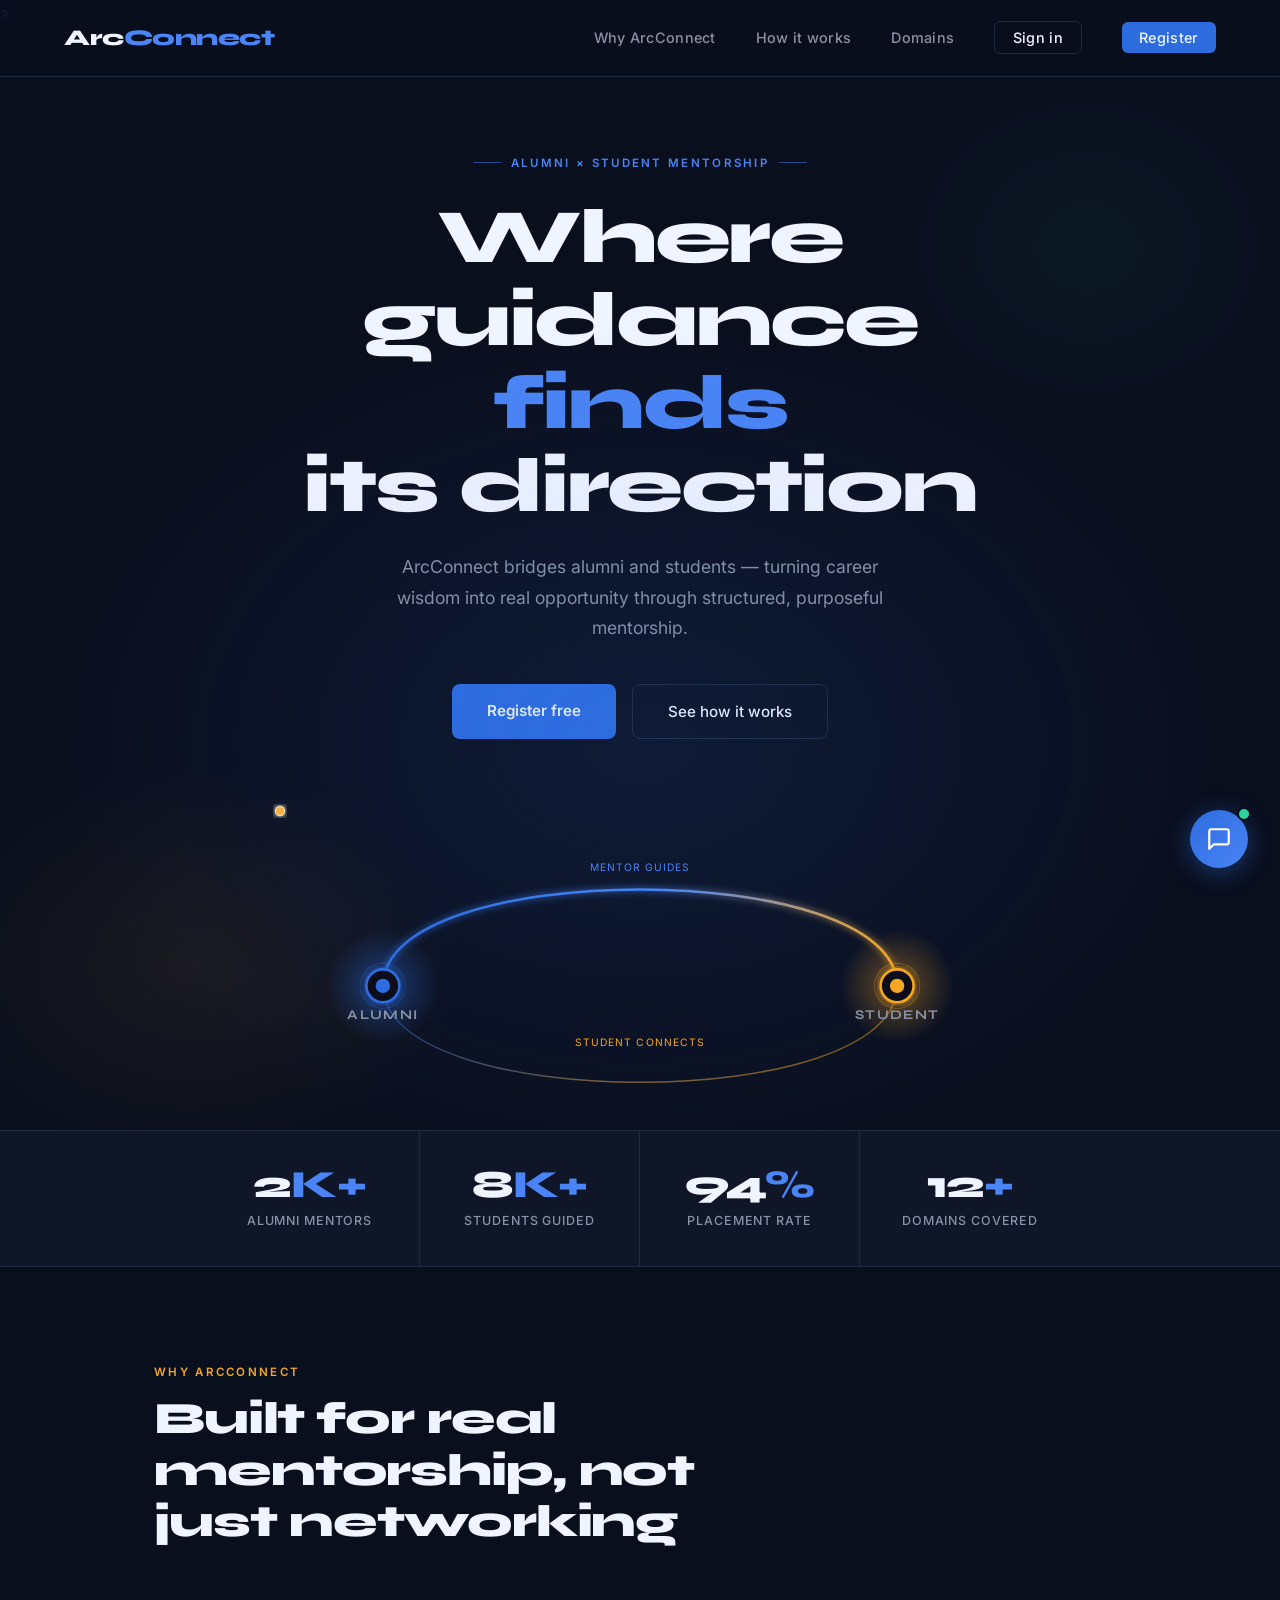
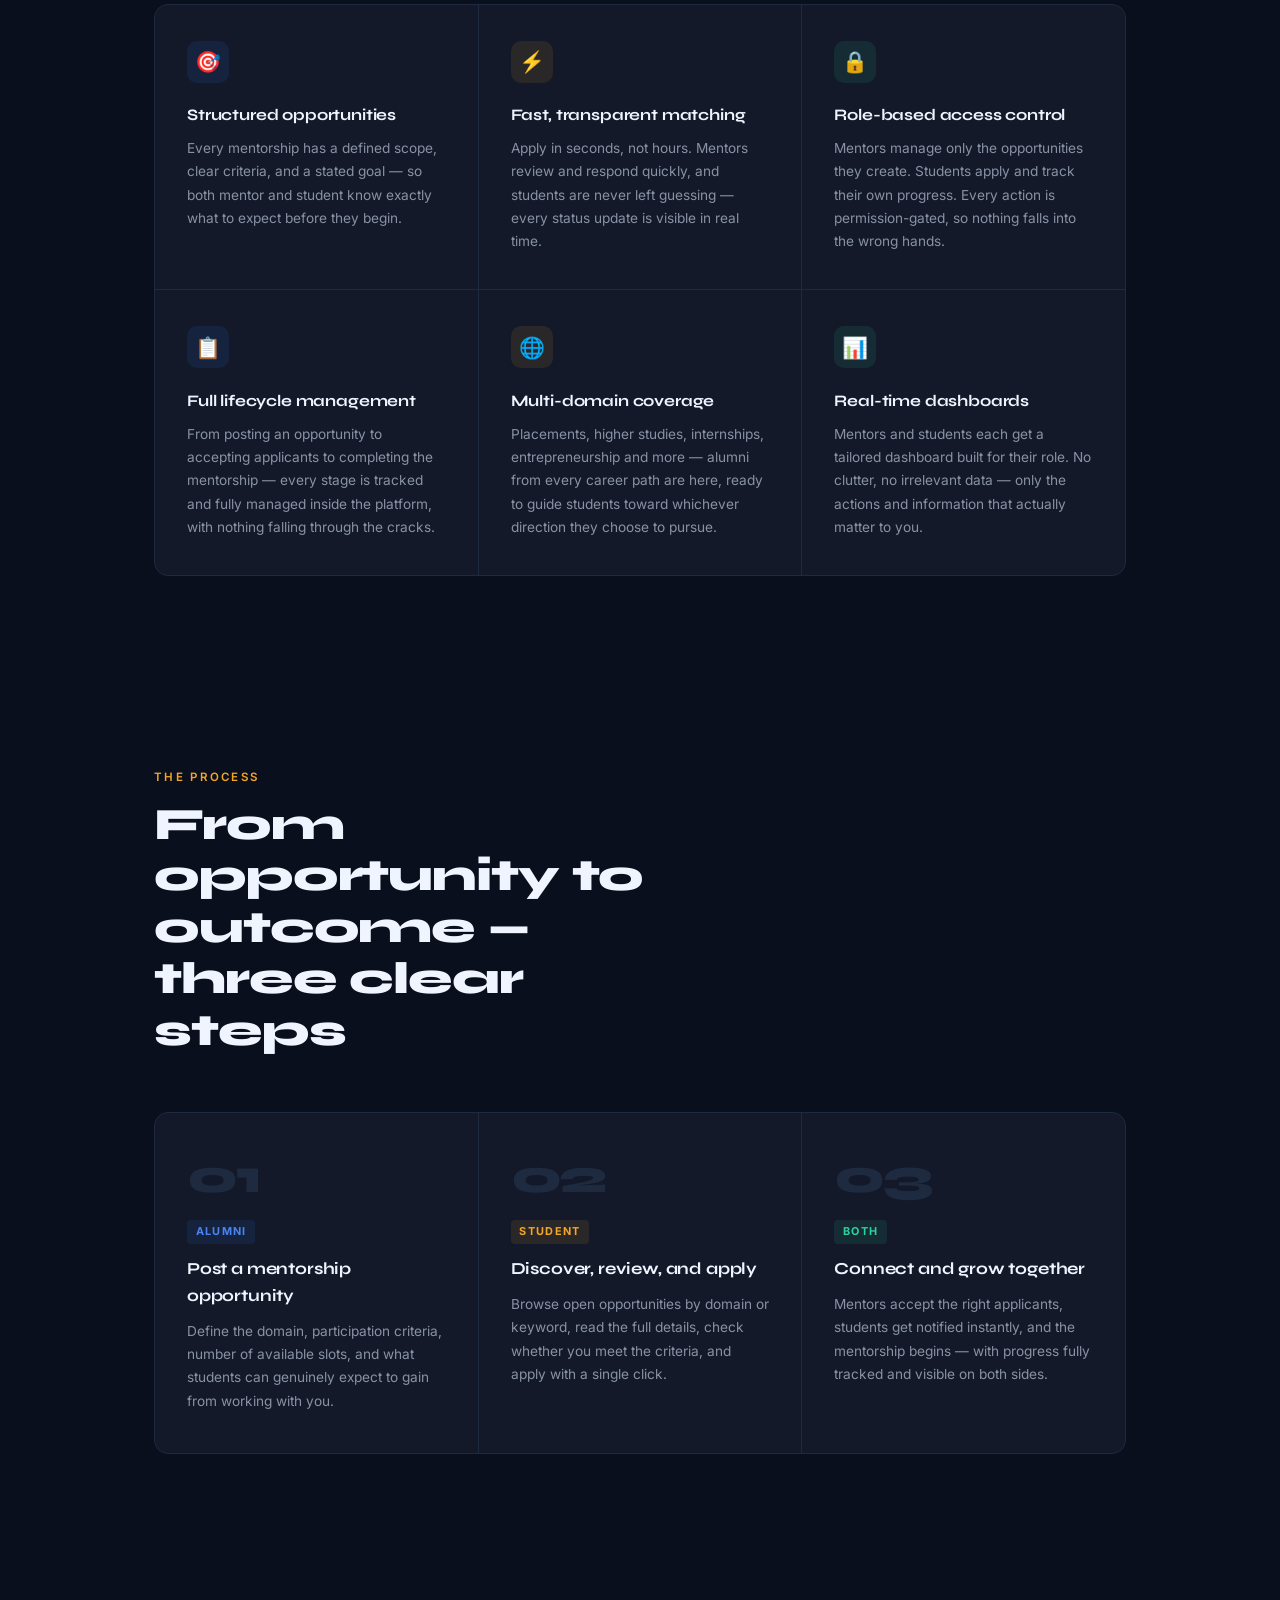
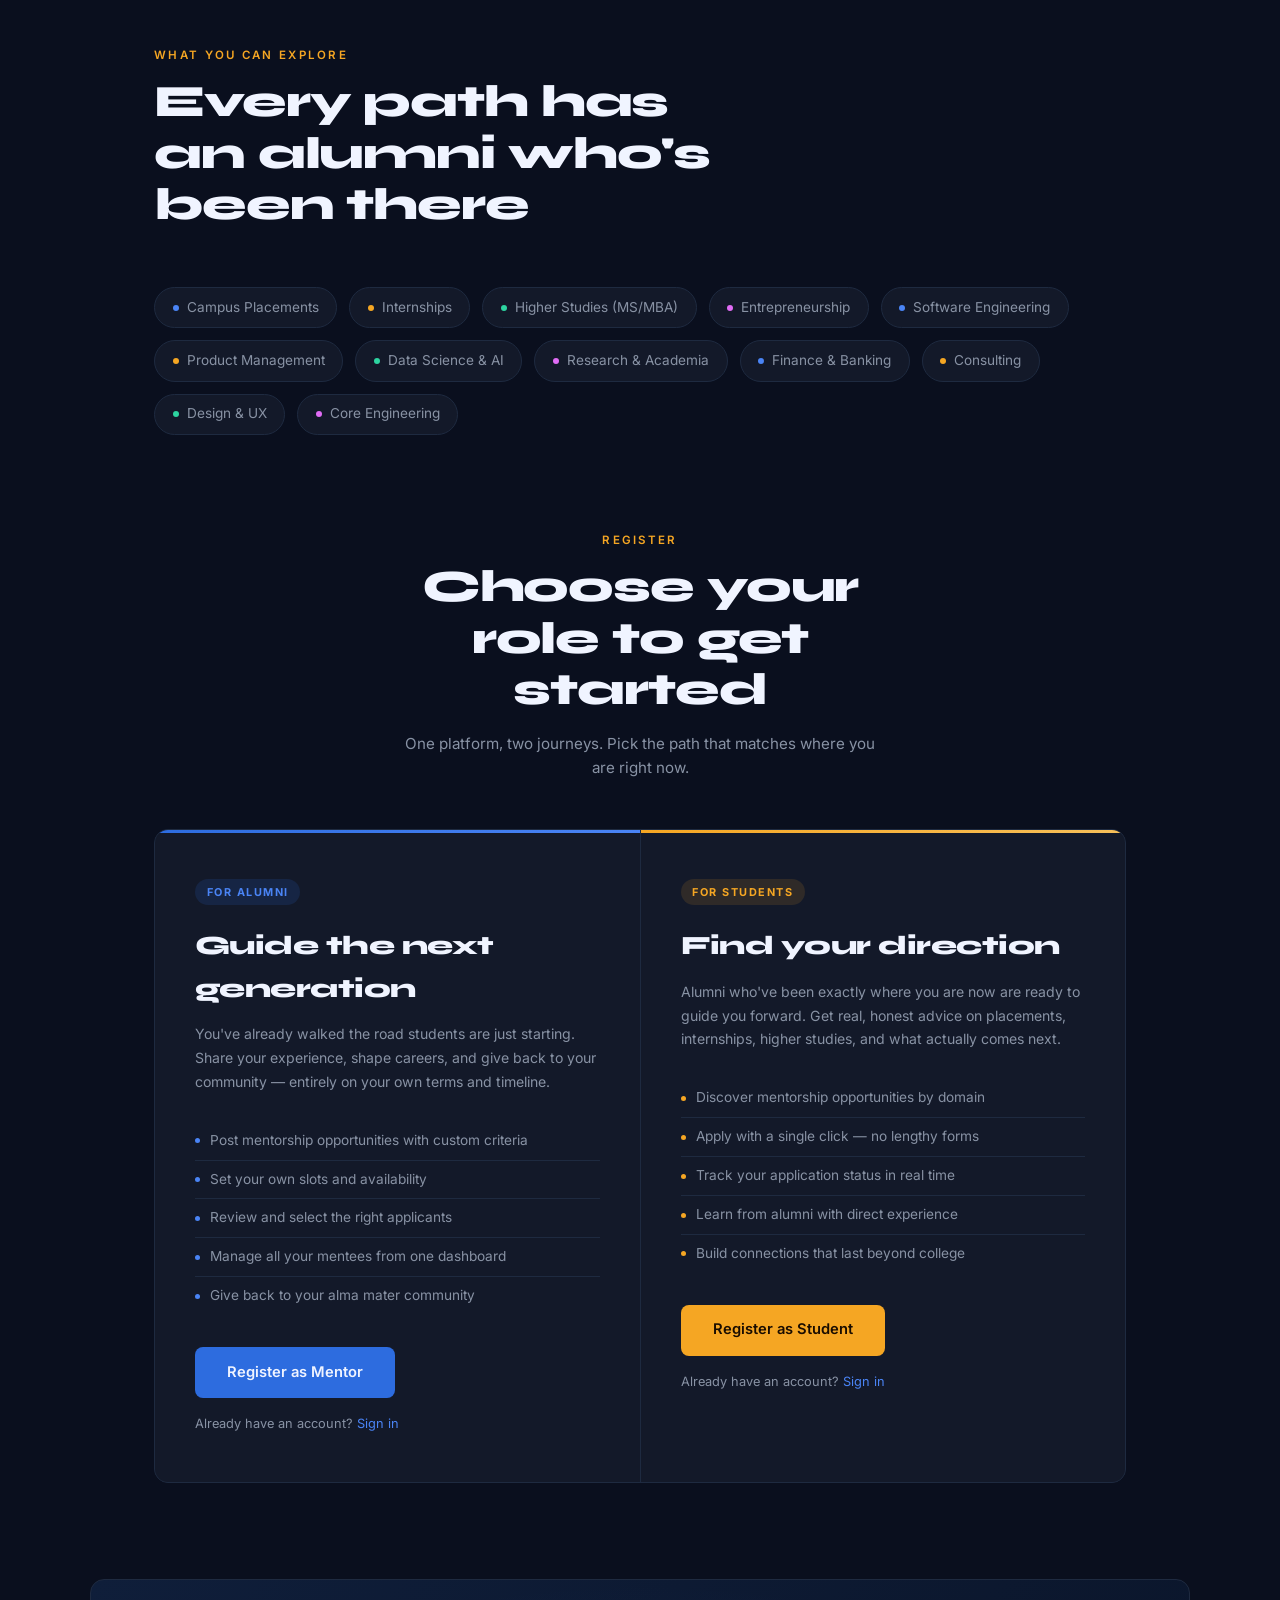
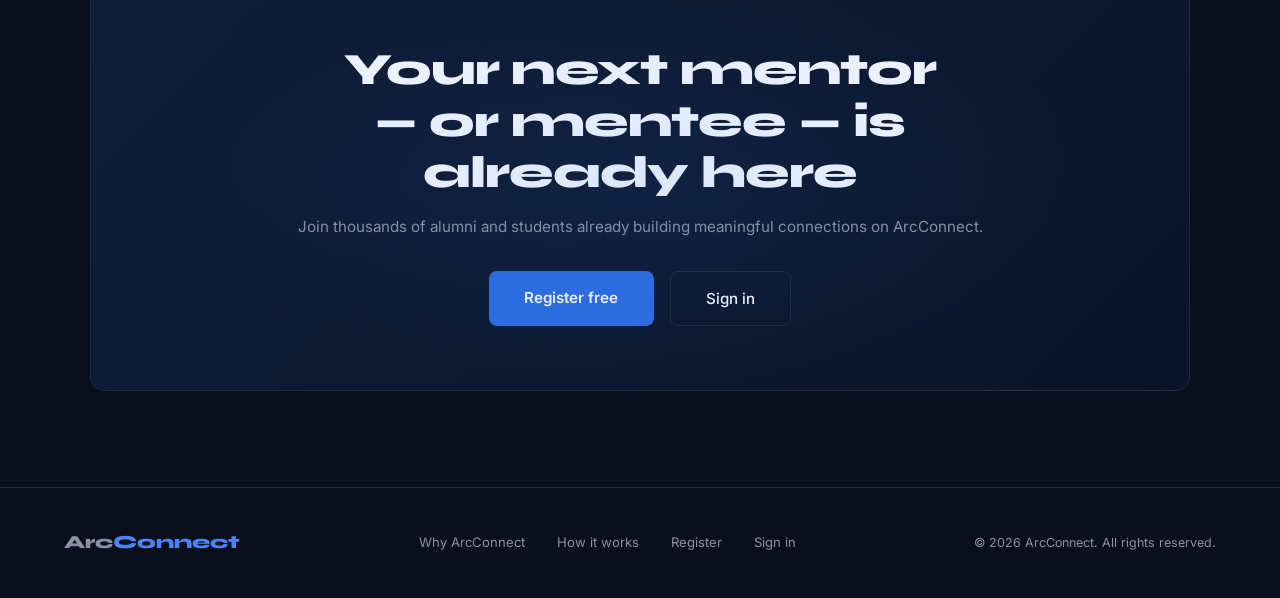
<file: public/index.html>
<!DOCTYPE html>
<html lang="en">
<head>
  <meta charset="UTF-8" />
  <meta name="viewport" content="width=device-width, initial-scale=1.0"/>
  <title>ArcConnect — Mentorship Platform</title>
  <link rel="preconnect" href="https://fonts.googleapis.com"/>
  <link href="https://fonts.googleapis.com/css2?family=Syne:wght@400;600;700;800&family=Inter:wght@300;400;500;600&display=swap" rel="stylesheet"/>
  <link rel="stylesheet" href="css/style.css"/>
</head>
<body>

  <!-- ── NAV ── -->
  <nav>
    <a href="#" class="logo">Arc<span>Connect</span></a>
    <ul>
      <li><a href="#why">Why ArcConnect</a></li>
      <li><a href="#how">How it works</a></li>
      <li><a href="#domains">Domains</a></li>
      <li><a href="login.html" class="nav-signin">Sign in</a></li>
      <li><a href="signup.html" class="nav-register">Register </a></li>
    </ul>
  </nav>

>  <!-- ── HERO ── -->
  <section class="hero">
    <div class="hero-bg"></div>

    <!-- Floating particles -->
    <div class="particle" style="width:4px;height:4px;left:28%;top:58%;animation-delay:0s;animation-duration:6s;"></div>
    <div class="particle" style="width:3px;height:3px;left:67%;top:52%;animation-delay:1.8s;animation-duration:8s;"></div>
    <div class="particle" style="width:5px;height:5px;left:50%;top:72%;animation-delay:3.2s;animation-duration:5.5s;"></div>
    <div class="particle" style="width:3px;height:3px;left:38%;top:63%;animation-delay:0.6s;animation-duration:9s;"></div>
    <div class="particle" style="width:4px;height:4px;left:72%;top:68%;animation-delay:2.4s;animation-duration:7s;background:#F5A623;"></div>

    <p class="eyebrow">Alumni × Student Mentorship</p>
    <h1>Where guidance <em>finds</em><br/>its direction</h1>
    <p class="hero-sub">ArcConnect bridges alumni and students — turning career wisdom into real opportunity through structured, purposeful mentorship.</p>

    <div class="hero-actions">
      <a href="#register" class="btn-primary">Register free</a>
      <a href="#how" class="btn-secondary">See how it works</a>
    </div>

    <!-- Signature: Bidirectional Arc -->
    <div class="arc-wrapper">
      <svg id="arc-svg" viewBox="0 0 700 240" xmlns="http://www.w3.org/2000/svg"
           aria-label="Bidirectional connection arc between Alumni and Student">
        <defs>
          <linearGradient id="arcGradFwd" x1="0%" y1="0%" x2="100%" y2="0%">
            <stop offset="0%"   stop-color="#2D6CDF"/>
            <stop offset="55%"  stop-color="#4A84F5"/>
            <stop offset="100%" stop-color="#F5A623"/>
          </linearGradient>
          <linearGradient id="arcGradRev" x1="100%" y1="0%" x2="0%" y2="0%">
            <stop offset="0%"   stop-color="#F5A623"/>
            <stop offset="55%"  stop-color="#f7c05a"/>
            <stop offset="100%" stop-color="#2D6CDF"/>
          </linearGradient>
          <radialGradient id="glow1" cx="50%" cy="50%" r="50%">
            <stop offset="0%"   stop-color="#2D6CDF" stop-opacity="0.45"/>
            <stop offset="100%" stop-color="#2D6CDF" stop-opacity="0"/>
          </radialGradient>
          <radialGradient id="glow2" cx="50%" cy="50%" r="50%">
            <stop offset="0%"   stop-color="#F5A623" stop-opacity="0.4"/>
            <stop offset="100%" stop-color="#F5A623" stop-opacity="0"/>
          </radialGradient>
          <filter id="glow">
            <feGaussianBlur stdDeviation="3.5" result="b"/>
            <feMerge><feMergeNode in="b"/><feMergeNode in="SourceGraphic"/></feMerge>
          </filter>
        </defs>

        <!-- Glow halos -->
        <circle cx="100" cy="170" r="55" fill="url(#glow1)"/>
        <circle cx="600" cy="170" r="55" fill="url(#glow2)"/>

        <!-- Pulse rings -->
        <circle class="node-ring node-ring-left"  cx="100" cy="170" r="22"/>
        <circle class="node-ring node-ring-right" cx="600" cy="170" r="22"/>

        <!-- Forward arc: Alumni → Student -->
        <path class="arc-path-fwd" d="M100,170 C100,45 600,45 600,170" filter="url(#glow)"/>
        <!-- Reverse arc: Student → Alumni -->
        <path class="arc-path-rev" d="M600,170 C600,295 100,295 100,170"/>

        <!-- Hidden paths for dot motion -->
        <path id="fwdPath" d="M100,170 C100,45 600,45 600,170"   fill="none" stroke="none"/>
        <path id="revPath" d="M600,170 C600,295 100,295 100,170" fill="none" stroke="none"/>

        <!-- Travelling dot: Alumni → Student -->
        <circle r="5" fill="#ffffff" opacity="0.95" filter="url(#glow)">
          <animateMotion dur="2.4s" repeatCount="indefinite" begin="2.2s">
            <mpath href="#fwdPath"/>
          </animateMotion>
        </circle>
        <!-- Travelling dot: Student → Alumni -->
        <circle r="4" fill="#F5A623" opacity="0.85" filter="url(#glow)">
          <animateMotion dur="2.4s" repeatCount="indefinite" begin="3.4s">
            <mpath href="#revPath"/>
          </animateMotion>
        </circle>

        <!-- Left node: Alumni -->
        <circle cx="100" cy="170" r="16" fill="#0A0F1E" stroke="#2D6CDF" stroke-width="2.5" filter="url(#glow)"/>
        <circle cx="100" cy="170" r="7"  fill="#2D6CDF"/>
        <text class="node-label" x="100" y="202" text-anchor="middle">Alumni</text>

        <!-- Right node: Student -->
        <circle cx="600" cy="170" r="16" fill="#0A0F1E" stroke="#F5A623" stroke-width="2.5" filter="url(#glow)"/>
        <circle cx="600" cy="170" r="7"  fill="#F5A623"/>
        <text class="node-label" x="600" y="202" text-anchor="middle">Student</text>

        <!-- Direction labels -->
        <text x="350" y="58"  text-anchor="middle" font-family="Inter" font-size="10" fill="#4A84F5" letter-spacing="0.1em">MENTOR GUIDES</text>
        <text x="350" y="228" text-anchor="middle" font-family="Inter" font-size="10" fill="#F5A623" letter-spacing="0.1em">STUDENT CONNECTS</text>
      </svg>
    </div>
  </section>

  <!-- ── STATS bluff ── -->
  <div class="stats">
    <div class="stat-item">
      <div class="stat-number">2<span>K+</span></div>
      <div class="stat-label">Alumni Mentors</div>
    </div>
    <div class="stat-item">
      <div class="stat-number">8<span>K+</span></div>
      <div class="stat-label">Students Guided</div>
    </div>
    <div class="stat-item">
      <div class="stat-number">94<span>%</span></div>
      <div class="stat-label">Placement Rate</div>
    </div>
    <div class="stat-item">
      <div class="stat-number">12<span>+</span></div>
      <div class="stat-label">Domains Covered</div>
    </div>
  </div>

  <!-- ── WHY ARCCONNECT ── -->
  <section class="section" id="why">
    <p class="section-label">Why ArcConnect</p>
    <h2>Built for real mentorship, not just networking</h2>
    <div class="why-grid">
      <div class="why-card">
        <div class="why-icon" style="background:rgba(45,108,223,0.12);">🎯</div>
        <h3>Structured opportunities</h3>
        <p>Every mentorship has a defined scope, clear criteria, and a stated goal — so both mentor and student know exactly what to expect before they begin.</p>
      </div>
      <div class="why-card">
        <div class="why-icon" style="background:rgba(245,166,35,0.1);">⚡</div>
        <h3>Fast, transparent matching</h3>
        <p>Apply in seconds, not hours. Mentors review and respond quickly, and students are never left guessing — every status update is visible in real time.</p>
      </div>
      <div class="why-card">
        <div class="why-icon" style="background:rgba(45,212,160,0.1);">🔒</div>
        <h3>Role-based access control</h3>
        <p>Mentors manage only the opportunities they create. Students apply and track their own progress. Every action is permission-gated, so nothing falls into the wrong hands.</p>
      </div>
      <div class="why-card">
        <div class="why-icon" style="background:rgba(45,108,223,0.12);">📋</div>
        <h3>Full lifecycle management</h3>
        <p>From posting an opportunity to accepting applicants to completing the mentorship — every stage is tracked and fully managed inside the platform, with nothing falling through the cracks.</p>
      </div>
      <div class="why-card">
        <div class="why-icon" style="background:rgba(245,166,35,0.1);">🌐</div>
        <h3>Multi-domain coverage</h3>
        <p>Placements, higher studies, internships, entrepreneurship and more — alumni from every career path are here, ready to guide students toward whichever direction they choose to pursue.</p>
      </div>
      <div class="why-card">
        <div class="why-icon" style="background:rgba(45,212,160,0.1);">📊</div>
        <h3>Real-time dashboards</h3>
        <p>Mentors and students each get a tailored dashboard built for their role. No clutter, no irrelevant data — only the actions and information that actually matter to you.</p>
      </div>
    </div>
  </section>

  <!-- ── HOW IT WORKS ── -->
  <section class="section" id="how">
    <p class="section-label">The process</p>
    <h2>From opportunity to outcome — three clear steps</h2>
    <div class="steps-grid">
      <div class="step">
        <div class="step-num">01</div>
        <span class="step-role mentor">Alumni</span>
        <h3>Post a mentorship opportunity</h3>
        <p>Define the domain, participation criteria, number of available slots, and what students can genuinely expect to gain from working with you.</p>
      </div>
      <div class="step">
        <div class="step-num">02</div>
        <span class="step-role student">Student</span>
        <h3>Discover, review, and apply</h3>
        <p>Browse open opportunities by domain or keyword, read the full details, check whether you meet the criteria, and apply with a single click.</p>
      </div>
      <div class="step">
        <div class="step-num">03</div>
        <span class="step-role both">Both</span>
        <h3>Connect and grow together</h3>
        <p>Mentors accept the right applicants, students get notified instantly, and the mentorship begins — with progress fully tracked and visible on both sides.</p>
      </div>
    </div>
  </section>

  <!-- ── DOMAINS ── -->
  <section class="section" id="domains">
    <p class="section-label">What you can explore</p>
    <h2>Every path has an alumni who's been there</h2>
    <div class="domains-wrap">
      <div class="domain-pill"><span class="dot" style="background:#4A84F5"></span> Campus Placements</div>
      <div class="domain-pill"><span class="dot" style="background:#F5A623"></span> Internships</div>
      <div class="domain-pill"><span class="dot" style="background:#2DD4A0"></span> Higher Studies (MS/MBA)</div>
      <div class="domain-pill"><span class="dot" style="background:#e06cf5"></span> Entrepreneurship</div>
      <div class="domain-pill"><span class="dot" style="background:#4A84F5"></span> Software Engineering</div>
      <div class="domain-pill"><span class="dot" style="background:#F5A623"></span> Product Management</div>
      <div class="domain-pill"><span class="dot" style="background:#2DD4A0"></span> Data Science & AI</div>
      <div class="domain-pill"><span class="dot" style="background:#e06cf5"></span> Research & Academia</div>
      <div class="domain-pill"><span class="dot" style="background:#4A84F5"></span> Finance & Banking</div>
      <div class="domain-pill"><span class="dot" style="background:#F5A623"></span> Consulting</div>
      <div class="domain-pill"><span class="dot" style="background:#2DD4A0"></span> Design & UX</div>
      <div class="domain-pill"><span class="dot" style="background:#e06cf5"></span> Core Engineering</div>
    </div>
  </section>

  <!-- ── REGISTER ── -->
  <section class="register-section" id="register">
    <div class="register-header">
      <span class="section-label">Register</span>
      <h2>Choose your role to get started</h2>
      <p>One platform, two journeys. Pick the path that matches where you are right now.</p>
    </div>
    <div class="roles-grid">

      <div class="role-card mentor">
        <span class="role-badge">For Alumni</span>
        <h3>Guide the next generation</h3>
        <p>You've already walked the road students are just starting. Share your experience, shape careers, and give back to your community — entirely on your own terms and timeline.</p>
        <ul class="feature-list">
          <li><span class="feat-dot"></span> Post mentorship opportunities with custom criteria</li>
          <li><span class="feat-dot"></span> Set your own slots and availability</li>
          <li><span class="feat-dot"></span> Review and select the right applicants</li>
          <li><span class="feat-dot"></span> Manage all your mentees from one dashboard</li>
          <li><span class="feat-dot"></span> Give back to your alma mater community</li>
        </ul>
        <a href="signup.html?role=mentor" class="register-btn">Register as Mentor</a>
        <span class="already-have">Already have an account? <a href="login.html">Sign in</a></span>
      </div>

      <div class="role-card student">
        <span class="role-badge">For Students</span>
        <h3>Find your direction</h3>
        <p>Alumni who've been exactly where you are now are ready to guide you forward. Get real, honest advice on placements, internships, higher studies, and what actually comes next.</p>
        <ul class="feature-list">
          <li><span class="feat-dot"></span> Discover mentorship opportunities by domain</li>
          <li><span class="feat-dot"></span> Apply with a single click — no lengthy forms</li>
          <li><span class="feat-dot"></span> Track your application status in real time</li>
          <li><span class="feat-dot"></span> Learn from alumni with direct experience</li>
          <li><span class="feat-dot"></span> Build connections that last beyond college</li>
        </ul>
        <a href="signup.html?role=student" class="register-btn">Register as Student</a>
        <span class="already-have">Already have an account? <a href="login.html">Sign in</a></span>
      </div>

    </div>
  </section>

  <!-- ── CTA BANNER ── -->
  <div class="cta-banner">
    <h2>Your next mentor — or mentee — is already here</h2>
    <p>Join thousands of alumni and students already building meaningful connections on ArcConnect.</p>
    <div class="cta-actions">
      <a href="signup.html" class="btn-primary">Register free</a>
      <a href="login.html"  class="btn-secondary">Sign in</a>
    </div>
  </div>

  
  <footer>
    <a href="#" class="footer-logo">Arc<span>Connect</span></a>
    <div class="footer-links">
      <a href="#why">Why ArcConnect</a>
      <a href="#how">How it works</a>
      <a href="signup.html">Register</a>
      <a href="login.html">Sign in</a>
    </div>
    <p>© 2026 ArcConnect. All rights reserved.</p>
  </footer>

  <!-- ── AI ASSISTANT ── -->
  <div class="ai-bubble">
    <div class="ai-window" id="aiWindow">
      <div class="ai-header">
        <div class="ai-avatar">✦</div>
        <div class="ai-header-text">
          <strong>Arc Assistant</strong>
          <span>● Online</span>
        </div>
        <button class="ai-close" onclick="toggleChat()">✕</button>
      </div>

      <div class="ai-messages" id="aiMessages">
        <div class="ai-msg bot">Hi! I'm the Arc Assistant. Ask me anything about ArcConnect — how it works, who it's for, or how to get started. 👋</div>
      </div>

      <div class="ai-chips" id="aiChips">
        <button class="ai-chip" onclick="sendChip(this)">What is ArcConnect?</button>
        <button class="ai-chip" onclick="sendChip(this)">Who can join?</button>
        <button class="ai-chip" onclick="sendChip(this)">How do I apply for mentorship?</button>
        <button class="ai-chip" onclick="sendChip(this)">Is it free?</button>
      </div>

      <div class="ai-input-row">
        <input class="ai-input" id="aiInput" type="text"
               placeholder="Ask about ArcConnect…"
               onkeydown="if(event.key==='Enter') sendMessage()"/>
        <button class="ai-send" onclick="sendMessage()">
          <svg viewBox="0 0 24 24" fill="none" stroke="currentColor" stroke-width="2.5"
               stroke-linecap="round" stroke-linejoin="round">
            <line x1="22" y1="2" x2="11" y2="13"/>
            <polygon points="22 2 15 22 11 13 2 9 22 2"/>
          </svg>
        </button>
      </div>
    </div>

    <button class="ai-toggle" onclick="toggleChat()" aria-label="Open AI assistant">
      <div class="ai-badge"></div>
      <svg viewBox="0 0 24 24" fill="none" stroke="white" stroke-width="2"
           stroke-linecap="round" stroke-linejoin="round">
        <path d="M21 15a2 2 0 0 1-2 2H7l-4 4V5a2 2 0 0 1 2-2h14a2 2 0 0 1 2 2z"/>
      </svg>
    </button>
  </div>

  <script src="js/assistant.js"></script>
</body>
</html>
</file>
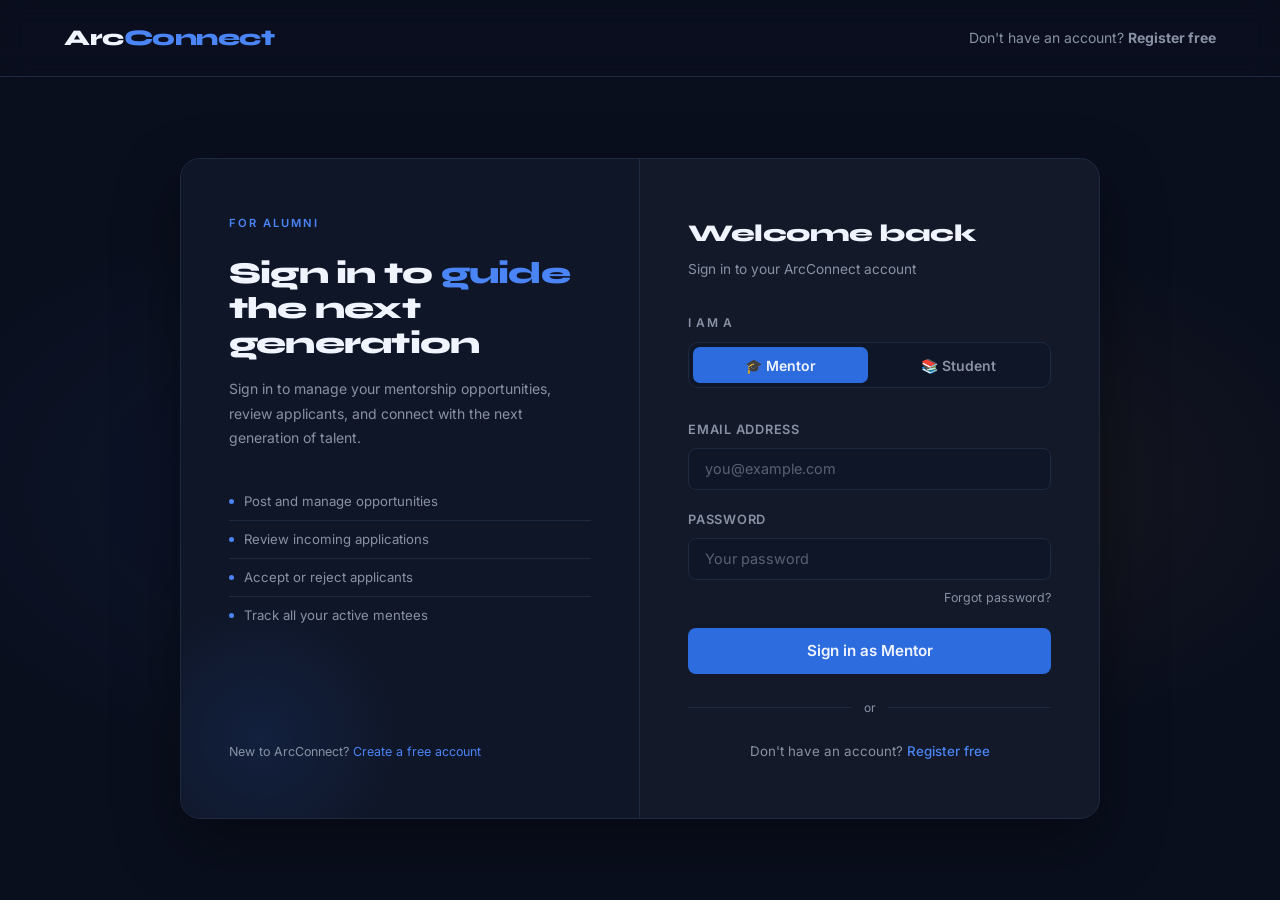
<file: public/login.html>
<!DOCTYPE html>
<html lang="en">
<head>
  <meta charset="UTF-8"/>
  <meta name="viewport" content="width=device-width, initial-scale=1.0"/>
  <title>Sign In — ArcConnect</title>
  <link rel="preconnect" href="https://fonts.googleapis.com"/>
  <link href="https://fonts.googleapis.com/css2?family=Syne:wght@400;600;700;800&family=Inter:wght@300;400;500;600&display=swap" rel="stylesheet"/>
  <link rel="stylesheet" href="css/auth.css"/>
</head>
<body>

  <!-- NAV -->
  <nav>
    <a href="index.html" class="logo">Arc<span>Connect</span></a>
    <a href="signup.html" class="nav-link">Don't have an account? <strong>Register free</strong></a>
  </nav>

  <div class="auth-page">
    <div class="auth-bg"></div>

    <div class="auth-wrap">

      <!-- LEFT: Branding panel -->
      <div class="auth-panel">
        <div class="panel-top">
          <p class="panel-eyebrow mentor" id="panelEyebrow">For Alumni</p>
          <h2 class="panel-title">
            Sign in to <em class="mentor" id="panelTitleEm">guide</em><br/>the next generation
          </h2>
          <p class="panel-desc" id="panelDesc">
            Sign in to manage your mentorship opportunities, review applicants, and connect with the next generation of talent.
          </p>
          <ul class="panel-perks" id="perkList">
            <li><span class="perk-dot mentor"></span> Post and manage opportunities</li>
            <li><span class="perk-dot mentor"></span> Review incoming applications</li>
            <li><span class="perk-dot mentor"></span> Accept or reject applicants</li>
            <li><span class="perk-dot mentor"></span> Track all your active mentees</li>
          </ul>
        </div>
        <div class="panel-bottom">
          New to ArcConnect? <a href="signup.html">Create a free account</a>
        </div>
      </div>

      <!-- RIGHT: Form -->
      <div class="auth-form-wrap">

        <h1 class="form-heading">Welcome back</h1>
        <p class="form-subhead">Sign in to your ArcConnect account</p>

        <!-- Role Toggle -->
        <div class="role-toggle-wrap">
          <span class="role-toggle-label">I am a</span>
          <div class="role-toggle">
            <button id="toggleMentor" class="toggle-option active-mentor" onclick="setRole('mentor')">
              🎓 Mentor
            </button>
            <button id="toggleStudent" class="toggle-option" onclick="setRole('student')">
              📚 Student
            </button>
          </div>
        </div>

        <!-- Form -->
        <form id="loginForm" onsubmit="handleLogin(event)" novalidate>

          <div class="field">
            <label for="email">Email address</label>
            <input type="email" id="email" placeholder="you@example.com" autocomplete="email"/>
            <p class="field-error" id="emailError"></p>
          </div>

          <div class="field">
            <label for="password">Password</label>
            <input type="password" id="password" placeholder="Your password" autocomplete="current-password"/>
            <p class="field-error" id="passError"></p>
          </div>

          <div class="forgot-row">
            <a href="#" class="forgot-link">Forgot password?</a>
          </div>

          <!-- Neutral submit button; JS updates label -->
          <button type="submit" class="btn-submit mentor" id="submitBtn">
            Sign in
          </button>

        </form>

        <div class="divider"><span>or</span></div>

        <p class="form-footer">
          Don't have an account? <a href="signup.html">Register free</a>
        </p>

      </div>
    </div>
  </div>

  <div class="toast" id="toast"></div>

  <!-- JS -->
  <script src="js/auth.js"></script>
</body>
</html>
</file>
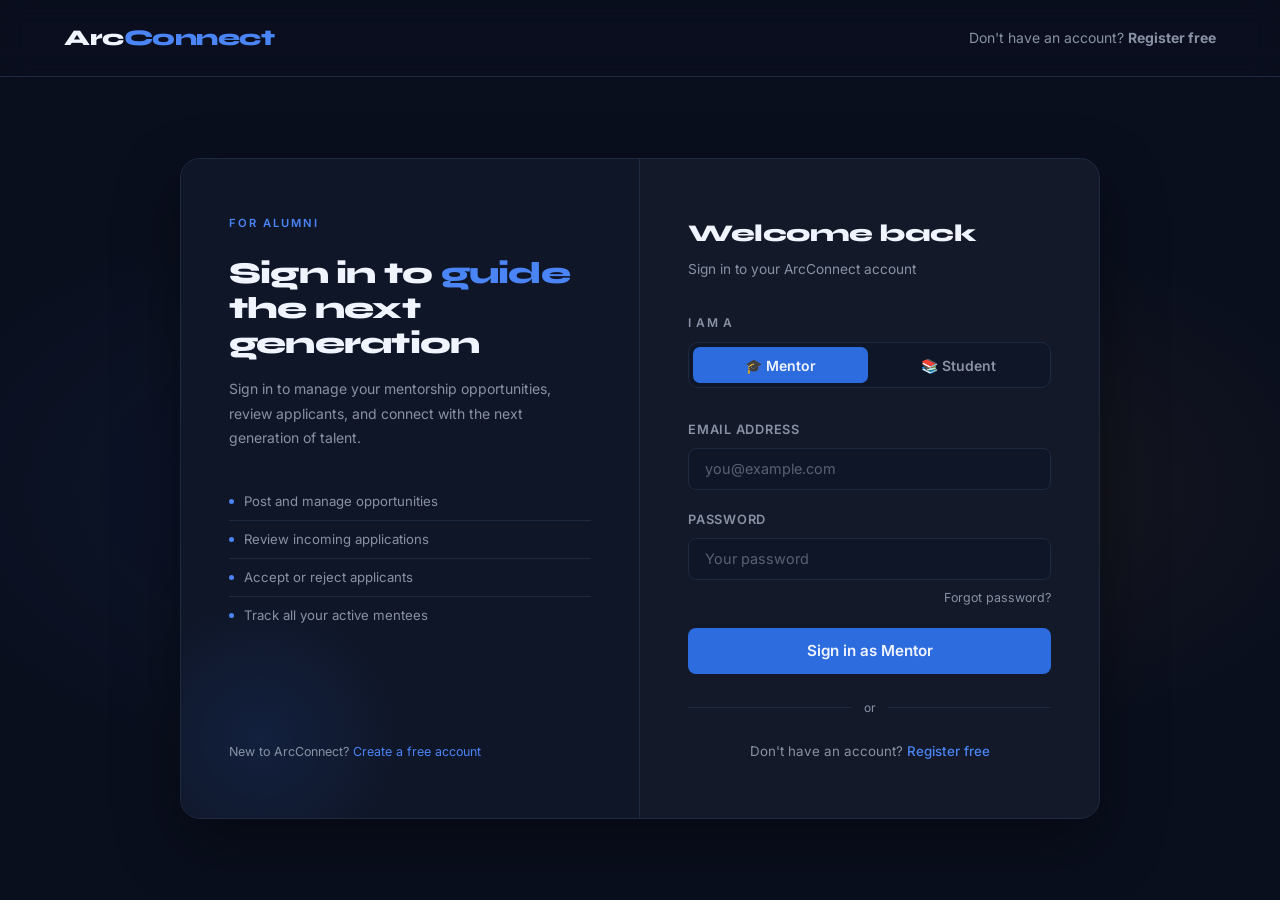
<file: public/mentor-dashboard.html>
<!DOCTYPE html>
<html lang="en">
<head>
  <meta charset="UTF-8"/>
  <meta name="viewport" content="width=device-width, initial-scale=1.0"/>
  <title>Mentor Dashboard — ArcConnect</title>
  <link rel="preconnect" href="https://fonts.googleapis.com"/>
  <link href="https://fonts.googleapis.com/css2?family=Syne:wght@400;600;700;800&family=Inter:wght@300;400;500;600&display=swap" rel="stylesheet"/>
  <link rel="stylesheet" href="css/mentor-dashboard.css"/>
</head>
<body>

  <!-- ── SIDEBAR ── -->
  <aside class="sidebar" id="sidebar">
    <div class="sidebar-logo">
      <a href="index.html" class="logo">Arc<span>Connect</span></a>
    </div>
    <div class="sidebar-user">
      <div class="user-avatar" id="userInitials">MK</div>
      <div class="user-info">
        <strong id="userName">Mentor</strong>
        <span>Mentor</span>
      </div>
    </div>
    <nav class="sidebar-nav">
      <p class="nav-section-label">Overview</p>
      <a class="nav-item active" onclick="showPanel('overview')" href="#">
        <span class="nav-icon">🏠</span> Dashboard
      </a>
      <a class="nav-item" onclick="showPanel('sessions')" href="#">
        <span class="nav-icon">📅</span> Sessions
        <span class="nav-badge">3</span>
      </a>
      <a class="nav-item" onclick="showPanel('applicants')" href="#">
        <span class="nav-icon">📋</span> Applicants
        <span class="nav-badge amber">5</span>
      </a>
      <p class="nav-section-label">Mentorship</p>
      <a class="nav-item" onclick="showPanel('mentees')" href="#">
        <span class="nav-icon">👥</span> Mentee Directory
      </a>
      <a class="nav-item" onclick="showPanel('goals')" href="#">
        <span class="nav-icon">🎯</span> Goal Tracker
      </a>
      <a class="nav-item" onclick="showPanel('feedback')" href="#">
        <span class="nav-icon">⭐</span> Feedback
        <span class="nav-badge red">2</span>
      </a>
      <p class="nav-section-label">Content</p>
      <a class="nav-item" onclick="showPanel('opportunities')" href="#">
        <span class="nav-icon">💼</span> My Opportunities
      </a>
      <a class="nav-item" onclick="showPanel('activity')" href="#">
        <span class="nav-icon">⚡</span> Activity Feed
      </a>
      <a class="nav-item" onclick="showPanel('tools')" href="#">
        <span class="nav-icon">🛠️</span> Tools & Resources
      </a>
      <p class="nav-section-label">Account</p>
      <a class="nav-item" onclick="showPanel('notifications')" href="#">
        <span class="nav-icon">🔔</span> Notifications
        <span class="nav-badge red">3</span>
      </a>
      <a class="nav-item" onclick="showPanel('profile')" href="#">
        <span class="nav-icon">👤</span> My Profile
      </a>
    </nav>
    <div class="sidebar-footer">
      <a class="signout-btn" href="login.html">
        <span>🚪</span> Sign out
      </a>
    </div>
  </aside>

  <!-- ── MAIN ── -->
  <div class="main">

    <!-- TOP BAR -->
    <div class="topbar">
      <div class="topbar-left">
        <h1 class="page-title" id="pageTitle">Dashboard</h1>
      </div>
      <div class="topbar-right">
        <button class="notif-btn" onclick="showPanel('notifications')">
          🔔 <div class="notif-dot"></div>
        </button>
        <button class="btn-new" onclick="openModal()">+ New Opportunity</button>
      </div>
    </div>

    <div class="content">

      <!-- ── OVERVIEW PANEL ── -->
      <div class="panel active" id="panel-overview">
        <div class="section-head">
          <div>
            <h2 id="welcomeMsg">Good morning, Mentor 👋</h2>
            <p>Here's what's happening with your mentorships today.</p>
          </div>
        </div>
        <div class="stats-grid">
          <div class="stat-card blue">
            <div class="stat-label">Active Mentees</div>
            <div class="stat-value">6</div>
            <div class="stat-sub">↑ 2 this month</div>
          </div>
          <div class="stat-card amber">
            <div class="stat-label">Pending Applications</div>
            <div class="stat-value">5</div>
            <div class="stat-sub">Awaiting your review</div>
          </div>
          <div class="stat-card green">
            <div class="stat-label">Sessions This Month</div>
            <div class="stat-value">9</div>
            <div class="stat-sub">3 upcoming</div>
          </div>
          <div class="stat-card red">
            <div class="stat-label">Avg. Feedback Rating</div>
            <div class="stat-value">4.8</div>
            <div class="stat-sub">★ from 12 reviews</div>
          </div>
        </div>
        <div class="two-col" style="margin-bottom:1.5rem;">
          <div class="card-box">
            <div class="card-box-title">Upcoming Sessions <a href="#" onclick="showPanel('sessions')">View all</a></div>
            <div class="sessions-list">
              <div class="session-card" data-type="upcoming">
                <div class="session-status" style="background:var(--cobalt2)"></div>
                <div class="session-info"><strong>Career Path Discussion</strong><span>Arjun Sharma · Today, 3:00 PM</span></div>
                <span class="session-tag tag-upcoming">Upcoming</span>
              </div>
              <div class="session-card" data-type="pending">
                <div class="session-status" style="background:var(--amber)"></div>
                <div class="session-info"><strong>Resume Review</strong><span>Priya Nair · Tomorrow, 11:00 AM</span></div>
                <span class="session-tag tag-pending">Pending Confirm</span>
              </div>
              <div class="session-card" data-type="progress">
                <div class="session-status" style="background:var(--green)"></div>
                <div class="session-info"><strong>Mock Interview Prep</strong><span>Riya Patel · In Progress</span></div>
                <span class="session-tag tag-progress">In Progress</span>
              </div>
            </div>
          </div>
          <div class="card-box">
            <div class="card-box-title">Pending Applicants <a href="#" onclick="showPanel('applicants')">View all</a></div>
            <div class="applicant-row">
              <div class="applicant-avatar">AS</div>
              <div class="applicant-info"><strong>Arjun Sharma</strong><span>Placements · IIT Bombay</span></div>
              <div class="applicant-actions">
                <button class="btn-accept" onclick="showToast('Arjun accepted ✓','success')">✓</button>
                <button class="btn-reject" onclick="showToast('Application rejected','fail')">✕</button>
              </div>
            </div>
            <div class="applicant-row">
              <div class="applicant-avatar">PN</div>
              <div class="applicant-info"><strong>Priya Nair</strong><span>Data Science · NIT Trichy</span></div>
              <div class="applicant-actions">
                <button class="btn-accept" onclick="showToast('Priya accepted ✓','success')">✓</button>
                <button class="btn-reject" onclick="showToast('Application rejected','fail')">✕</button>
              </div>
            </div>
            <div class="applicant-row">
              <div class="applicant-avatar">RK</div>
              <div class="applicant-info"><strong>Rahul Kumar</strong><span>Entrepreneurship · BITS Pilani</span></div>
              <div class="applicant-actions">
                <button class="btn-accept" onclick="showToast('Rahul accepted ✓','success')">✓</button>
                <button class="btn-reject" onclick="showToast('Application rejected','fail')">✕</button>
              </div>
            </div>
          </div>
        </div>
        <div class="two-col">
          <div class="card-box">
            <div class="card-box-title">Recent Activity <a href="#" onclick="showPanel('activity')">View all</a></div>
            <div class="activity-item">
              <div class="activity-dot" style="background:var(--green)"></div>
              <div><div class="activity-text"><strong>Arjun Sharma</strong> accepted your mentorship offer</div><div class="activity-time">2 hours ago</div></div>
            </div>
            <div class="activity-item">
              <div class="activity-dot" style="background:var(--cobalt2)"></div>
              <div><div class="activity-text"><strong>Priya Nair</strong> applied for Data Science Guidance</div><div class="activity-time">5 hours ago</div></div>
            </div>
            <div class="activity-item">
              <div class="activity-dot" style="background:var(--amber)"></div>
              <div><div class="activity-text"><strong>Riya Patel</strong> submitted goal update</div><div class="activity-time">Yesterday</div></div>
            </div>
          </div>
          <div class="card-box">
            <div class="card-box-title">Latest Feedback <a href="#" onclick="showPanel('feedback')">View all</a></div>
            <div class="feedback-card">
              <div class="feedback-header">
                <div class="feedback-avatar">AS</div>
                <div class="feedback-meta"><strong>Arjun Sharma</strong><span>Career Path session</span></div>
                <div class="stars">★★★★★</div>
              </div>
              <p class="feedback-text">"Incredibly insightful session. Helped me map out a clear roadmap for placements."</p>
            </div>
            <div class="feedback-card">
              <div class="feedback-header">
                <div class="feedback-avatar">RP</div>
                <div class="feedback-meta"><strong>Riya Patel</strong><span>Resume Review session</span></div>
                <div class="stars">★★★★☆</div>
              </div>
              <p class="feedback-text">"Very detailed feedback on my resume. Got shortlisted at 2 companies after the session."</p>
            </div>
          </div>
        </div>
      </div>

      <!-- ── SESSIONS PANEL ── -->
      <div class="panel" id="panel-sessions">
        <div class="section-head">
          <div><h2>Sessions</h2><p>Manage your sessions grouped by domain and filtered by status.</p></div>
          <button class="btn-new" onclick="showToast('Session scheduler coming soon','success')">+ Schedule Session</button>
        </div>
        <div class="sessions-tabs">
          <button class="stab active" onclick="filterSessions('all',this)">All</button>
          <button class="stab" onclick="filterSessions('upcoming',this)">Upcoming</button>
          <button class="stab" onclick="filterSessions('pending',this)">Pending</button>
          <button class="stab" onclick="filterSessions('progress',this)">In Progress</button>
        </div>
        <div class="domain-group" data-domain="placements">
          <div class="domain-group-label">🎓 Campus Placements <span>2 sessions</span></div>
          <div class="sessions-list">
            <div class="session-card" data-type="upcoming">
              <div class="session-status" style="background:var(--cobalt2)"></div>
              <div class="session-info"><strong>Career Path Discussion</strong><span>Arjun Sharma · Today, 3:00 PM · 45 min</span></div>
              <div class="session-meta"><span class="session-tag tag-upcoming">Upcoming</span><span class="domain-badge">Placements</span></div>
              <div class="session-actions"><button class="btn-sm primary">Join</button><button class="btn-sm" onclick="showToast('Session rescheduled','success')">Reschedule</button></div>
            </div>
            <div class="session-card" data-type="pending">
              <div class="session-status" style="background:var(--amber)"></div>
              <div class="session-info"><strong>Resume Review</strong><span>Priya Nair · Tomorrow, 11:00 AM · 30 min</span></div>
              <div class="session-meta"><span class="session-tag tag-pending">Pending Confirm</span><span class="domain-badge">Placements</span></div>
              <div class="session-actions"><button class="btn-sm primary" onclick="showToast('Session confirmed ✓','success')">Confirm</button><button class="btn-sm" onclick="showToast('Session cancelled','fail')">Cancel</button></div>
            </div>
          </div>
        </div>
        <div class="domain-group" data-domain="data">
          <div class="domain-group-label">📊 Data Science & AI <span>1 session</span></div>
          <div class="sessions-list">
            <div class="session-card" data-type="progress">
              <div class="session-status" style="background:var(--green)"></div>
              <div class="session-info"><strong>ML Roadmap Planning</strong><span>Priya Nair · In Progress · Started 10 min ago</span></div>
              <div class="session-meta"><span class="session-tag tag-progress">In Progress</span><span class="domain-badge">Data Science</span></div>
              <div class="session-actions"><button class="btn-sm primary">Join Now</button></div>
            </div>
          </div>
        </div>
        <div class="domain-group" data-domain="startup">
          <div class="domain-group-label">🚀 Entrepreneurship <span>1 session</span></div>
          <div class="sessions-list">
            <div class="session-card" data-type="upcoming">
              <div class="session-status" style="background:var(--cobalt2)"></div>
              <div class="session-info"><strong>Goal Setting Workshop</strong><span>Rahul Kumar · Friday, 2:00 PM · 60 min</span></div>
              <div class="session-meta"><span class="session-tag tag-upcoming">Upcoming</span><span class="domain-badge">Entrepreneurship</span></div>
              <div class="session-actions"><button class="btn-sm">Prepare</button></div>
            </div>
          </div>
        </div>
      </div>

      <!-- ── APPLICANTS PANEL ── -->
      <div class="panel" id="panel-applicants">
        <div class="section-head">
          <div><h2>Applicants</h2><p>Review and manage incoming applications.</p></div>
        </div>
        <div class="search-bar">
          <span class="search-icon">🔍</span>
          <input type="text" placeholder="Search applicants by name, domain, or institution…" oninput="searchApplicants(this.value)"/>
        </div>
        <div class="card-box" id="applicantsBox">
          <div class="card-box-title">Pending Review (5)</div>
          <div class="applicant-row">
            <div class="applicant-avatar">AS</div>
            <div class="applicant-info"><strong>Arjun Sharma</strong><span>Placements · IIT Bombay · Campus Placement Guidance</span></div>
            <div class="applicant-actions"><button class="btn-sm">View</button><button class="btn-accept" onclick="showToast('Arjun accepted ✓','success')">Accept</button><button class="btn-reject" onclick="showToast('Rejected','fail')">Reject</button></div>
          </div>
          <div class="applicant-row">
            <div class="applicant-avatar">PN</div>
            <div class="applicant-info"><strong>Priya Nair</strong><span>Data Science · NIT Trichy · ML & Data Science Mentorship</span></div>
            <div class="applicant-actions"><button class="btn-sm">View</button><button class="btn-accept" onclick="showToast('Priya accepted ✓','success')">Accept</button><button class="btn-reject" onclick="showToast('Rejected','fail')">Reject</button></div>
          </div>
          <div class="applicant-row">
            <div class="applicant-avatar">RK</div>
            <div class="applicant-info"><strong>Rahul Kumar</strong><span>Entrepreneurship · BITS Pilani · Startup Mentorship</span></div>
            <div class="applicant-actions"><button class="btn-sm">View</button><button class="btn-accept" onclick="showToast('Rahul accepted ✓','success')">Accept</button><button class="btn-reject" onclick="showToast('Rejected','fail')">Reject</button></div>
          </div>
          <div class="applicant-row">
            <div class="applicant-avatar">SM</div>
            <div class="applicant-info"><strong>Sneha Mehta</strong><span>Higher Studies · VIT · MS Abroad Guidance</span></div>
            <div class="applicant-actions"><button class="btn-sm">View</button><button class="btn-accept" onclick="showToast('Sneha accepted ✓','success')">Accept</button><button class="btn-reject" onclick="showToast('Rejected','fail')">Reject</button></div>
          </div>
          <div class="applicant-row">
            <div class="applicant-avatar">VR</div>
            <div class="applicant-info"><strong>Vikram Rao</strong><span>Finance · NMIMS · Finance Career Mentorship</span></div>
            <div class="applicant-actions"><button class="btn-sm">View</button><button class="btn-accept" onclick="showToast('Vikram accepted ✓','success')">Accept</button><button class="btn-reject" onclick="showToast('Rejected','fail')">Reject</button></div>
          </div>
        </div>
      </div>

      <!-- ── MENTEES PANEL ── -->
      <div class="panel" id="panel-mentees">
        <div class="section-head"><div><h2>Mentee Directory</h2><p>All your active mentees and their progress.</p></div></div>
        <div class="mentee-grid">
          <div class="mentee-card">
            <div class="mentee-avatar">AS</div><div class="mentee-name">Arjun Sharma</div><div class="mentee-field">Campus Placements · IIT Bombay</div>
            <div class="mentee-progress-bar"><div class="mentee-progress-fill" style="width:75%"></div></div>
            <div class="mentee-progress-label">75% goal progress</div>
            <div class="mentee-stages"><span class="mentee-stage done">Applied</span><span class="mentee-stage done">Accepted</span><span class="mentee-stage active">Ongoing</span><span class="mentee-stage pending">Completed</span></div>
          </div>
          <div class="mentee-card">
            <div class="mentee-avatar">PN</div><div class="mentee-name">Priya Nair</div><div class="mentee-field">Data Science · NIT Trichy</div>
            <div class="mentee-progress-bar"><div class="mentee-progress-fill" style="width:50%;background:var(--amber)"></div></div>
            <div class="mentee-progress-label">50% goal progress</div>
            <div class="mentee-stages"><span class="mentee-stage done">Applied</span><span class="mentee-stage done">Accepted</span><span class="mentee-stage active">Ongoing</span><span class="mentee-stage pending">Completed</span></div>
          </div>
          <div class="mentee-card">
            <div class="mentee-avatar">RP</div><div class="mentee-name">Riya Patel</div><div class="mentee-field">Software Engineering · DAIICT</div>
            <div class="mentee-progress-bar"><div class="mentee-progress-fill" style="width:90%;background:var(--green)"></div></div>
            <div class="mentee-progress-label">90% goal progress</div>
            <div class="mentee-stages"><span class="mentee-stage done">Applied</span><span class="mentee-stage done">Accepted</span><span class="mentee-stage done">Ongoing</span><span class="mentee-stage active">Completed</span></div>
          </div>
          <div class="mentee-card">
            <div class="mentee-avatar">RK</div><div class="mentee-name">Rahul Kumar</div><div class="mentee-field">Entrepreneurship · BITS Pilani</div>
            <div class="mentee-progress-bar"><div class="mentee-progress-fill" style="width:30%;background:var(--red)"></div></div>
            <div class="mentee-progress-label">30% goal progress</div>
            <div class="mentee-stages"><span class="mentee-stage done">Applied</span><span class="mentee-stage done">Accepted</span><span class="mentee-stage active">Ongoing</span><span class="mentee-stage pending">Completed</span></div>
          </div>
          <div class="mentee-card">
            <div class="mentee-avatar">SM</div><div class="mentee-name">Sneha Mehta</div><div class="mentee-field">MS Abroad · VIT</div>
            <div class="mentee-progress-bar"><div class="mentee-progress-fill" style="width:60%"></div></div>
            <div class="mentee-progress-label">60% goal progress</div>
            <div class="mentee-stages"><span class="mentee-stage done">Applied</span><span class="mentee-stage done">Accepted</span><span class="mentee-stage active">Ongoing</span><span class="mentee-stage pending">Completed</span></div>
          </div>
          <div class="mentee-card">
            <div class="mentee-avatar">VR</div><div class="mentee-name">Vikram Rao</div><div class="mentee-field">Finance · NMIMS</div>
            <div class="mentee-progress-bar"><div class="mentee-progress-fill" style="width:45%;background:var(--amber)"></div></div>
            <div class="mentee-progress-label">45% goal progress</div>
            <div class="mentee-stages"><span class="mentee-stage done">Applied</span><span class="mentee-stage done">Accepted</span><span class="mentee-stage active">Ongoing</span><span class="mentee-stage pending">Completed</span></div>
          </div>
        </div>
      </div>

      <!-- ── GOALS PANEL ── -->
      <div class="panel" id="panel-goals">
        <div class="section-head"><div><h2>Goal Tracker</h2><p>Track mentorship goals set with each mentee.</p></div><button class="btn-new" onclick="showToast('Goal added','success')">+ Add Goal</button></div>
        <div class="two-col">
            <div class="card-box">
            <div class="card-box-title">Arjun Sharma's Goals</div>
            <div class="goal-item"><div class="goal-check done" onclick="toggleGoal(this)">✓</div><div class="goal-body"><strong>Update LinkedIn profile</strong><span>Add internship experience and skills</span><span class="goal-due">Completed</span></div></div>
            <div class="goal-item"><div class="goal-check" onclick="toggleGoal(this)"></div><div class="goal-body"><strong>Apply to 10 companies</strong><span>Target product-based companies</span><span class="goal-due">Due: Dec 15</span></div></div>
            <div class="goal-item"><div class="goal-check" onclick="toggleGoal(this)"></div><div class="goal-body"><strong>Complete DSA revision</strong><span>Focus on graphs and DP</span><span class="goal-due">Due: Dec 10</span></div></div>
          </div>
          <div class="card-box">
            <div class="card-box-title">Riya Patel's Goals</div>
            <div class="goal-item"><div class="goal-check done" onclick="toggleGoal(this)">✓</div><div class="goal-body"><strong>Build portfolio website</strong><span>Showcase 3 projects minimum</span><span class="goal-due">Completed</span></div></div>
            <div class="goal-item"><div class="goal-check done" onclick="toggleGoal(this)">✓</div><div class="goal-body"><strong>Attend 2 mock interviews</strong><span>Practice behavioural + technical</span><span class="goal-due">Completed</span></div></div>
            <div class="goal-item"><div class="goal-check" onclick="toggleGoal(this)"></div><div class="goal-body"><strong>Get first job offer</strong><span>Target software engineering roles</span><span class="goal-due">Due: Jan 2027</span></div></div>
          </div>
        </div>
      </div>

      <!-- ── FEEDBACK PANEL ── -->
      <div class="panel" id="panel-feedback">
        <div class="section-head"><div><h2>Feedback</h2><p>Reviews left by your mentees after sessions.</p></div></div>
        <div class="two-col">
          <div>
            <div class="feedback-card"><div class="feedback-header"><div class="feedback-avatar">AS</div><div class="feedback-meta"><strong>Arjun Sharma</strong><span>Career Path · Dec 1, 2026</span></div><div class="stars">★★★★★</div></div><p class="feedback-text">"Incredibly insightful. Helped me map a clear roadmap for placements at product companies."</p></div>
            <div class="feedback-card"><div class="feedback-header"><div class="feedback-avatar">RP</div><div class="feedback-meta"><strong>Riya Patel</strong><span>Resume Review · Nov 28, 2026</span></div><div class="stars">★★★★☆</div></div><p class="feedback-text">"Very detailed feedback on my resume. Got shortlisted at 2 companies after the session."</p></div>
          </div>
          <div>
            <div class="feedback-card"><div class="feedback-header"><div class="feedback-avatar">PN</div><div class="feedback-meta"><strong>Priya Nair</strong><span>Data Science · Nov 25, 2026</span></div><div class="stars">★★★★★</div></div><p class="feedback-text">"Best session I've had. Clear explanation of how to break into ML roles without a masters."</p></div>
            <div class="feedback-card"><div class="feedback-header"><div class="feedback-avatar">SM</div><div class="feedback-meta"><strong>Sneha Mehta</strong><span>MS Abroad · Nov 20, 2026</span></div><div class="stars">★★★★★</div></div><p class="feedback-text">"Gave me a realistic picture of MS applications and helped me shortlist universities strategically."</p></div>
          </div>
        </div>
      </div>

      <!-- ── OPPORTUNITIES PANEL ── -->
      <div class="panel" id="panel-opportunities">
        <div class="section-head"><div><h2>My Opportunities</h2><p>Mentorship opportunities you've created.</p></div><button class="btn-new" onclick="openModal()">+ New Opportunity</button></div>
        <div class="search-bar"><span class="search-icon">🔍</span><input type="text" placeholder="Search opportunities by title or domain…" oninput="searchOpportunities(this.value)"/></div>
        <div class="opp-card"><div class="opp-info"><h3>Campus Placement Guidance</h3><p>Helping students prepare for placements at product-based companies.</p><div class="opp-meta"><span class="session-tag tag-progress">Open</span><span class="session-tag tag-upcoming">3/5 slots</span></div></div><div class="opp-actions"><button class="btn-sm primary" onclick="showPanel('applicants')">View Applicants</button><button class="btn-sm" onclick="showToast('Closed','success')">Close</button></div></div>
        <div class="opp-card"><div class="opp-info"><h3>ML & Data Science Mentorship</h3><p>Guidance on breaking into data science and ML roles.</p><div class="opp-meta"><span class="session-tag tag-progress">Open</span><span class="session-tag tag-upcoming">1/3 slots</span></div></div><div class="opp-actions"><button class="btn-sm primary" onclick="showPanel('applicants')">View Applicants</button><button class="btn-sm" onclick="showToast('Closed','success')">Close</button></div></div>
        <div class="opp-card"><div class="opp-info"><h3>Startup & Entrepreneurship Guidance</h3><p>For students looking to build their own startup.</p><div class="opp-meta"><span class="session-tag tag-pending">Closed</span><span class="session-tag" style="color:var(--muted);border-color:var(--border)">5/5 slots</span></div></div><div class="opp-actions"><button class="btn-sm" onclick="showToast('Reopened','success')">Reopen</button></div></div>
      </div>

      <!-- ── ACTIVITY PANEL ── -->
      <div class="panel" id="panel-activity">
        <div class="section-head"><div><h2>Activity Feed</h2><p>Everything happening across your mentorships.</p></div></div>
        <div class="card-box">
          <div class="activity-item"><div class="activity-dot" style="background:var(--green)"></div><div><div class="activity-text"><strong>Arjun Sharma</strong> accepted your mentorship offer</div><div class="activity-time">2 hours ago</div></div></div>
          <div class="activity-item"><div class="activity-dot" style="background:var(--cobalt2)"></div><div><div class="activity-text"><strong>Priya Nair</strong> applied for ML & Data Science Mentorship</div><div class="activity-time">5 hours ago</div></div></div>
          <div class="activity-item"><div class="activity-dot" style="background:var(--amber)"></div><div><div class="activity-text"><strong>Riya Patel</strong> submitted goal update — "Portfolio website launched"</div><div class="activity-time">Yesterday, 4:30 PM</div></div></div>
          <div class="activity-item"><div class="activity-dot" style="background:var(--green)"></div><div><div class="activity-text"><strong>Sneha Mehta</strong> left a 5-star review after your MS Abroad session</div><div class="activity-time">Yesterday, 2:00 PM</div></div></div>
          <div class="activity-item"><div class="activity-dot" style="background:var(--cobalt2)"></div><div><div class="activity-text"><strong>Rahul Kumar</strong> applied for Startup & Entrepreneurship Guidance</div><div class="activity-time">2 days ago</div></div></div>
          <div class="activity-item"><div class="activity-dot" style="background:var(--muted)"></div><div><div class="activity-text">You created <strong>ML & Data Science Mentorship</strong></div><div class="activity-time">Nov 20, 2026</div></div></div>
        </div>
      </div>

      <!-- ── TOOLS PANEL ── -->
      <div class="panel" id="panel-tools">
        <div class="section-head"><div><h2>Tools & Resources</h2><p>Helpful tools to run better mentorship sessions.</p></div></div>
        <div class="tools-grid">
          <a class="tool-card" href="#" onclick="showToast('Opening session planner…','success')"><span class="tool-icon">📅</span><div class="tool-title">Session Planner</div><div class="tool-desc">Plan and structure your sessions with a guided template.</div></a>
          <a class="tool-card" href="#" onclick="showToast('Opening goal template…','success')"><span class="tool-icon">🎯</span><div class="tool-title">Goal Setting Template</div><div class="tool-desc">Set SMART goals with your mentees and track progress.</div></a>
          <a class="tool-card" href="#" onclick="showToast('Opening resume guide…','success')"><span class="tool-icon">📄</span><div class="tool-title">Resume Review Guide</div><div class="tool-desc">A structured checklist for reviewing mentee resumes.</div></a>
          <a class="tool-card" href="#" onclick="showToast('Opening interview bank…','success')"><span class="tool-icon">🎤</span><div class="tool-title">Mock Interview Bank</div><div class="tool-desc">300+ interview questions across domains.</div></a>
          <a class="tool-card" href="#" onclick="showToast('Opening feedback form…','success')"><span class="tool-icon">📝</span><div class="tool-title">Feedback Form Builder</div><div class="tool-desc">Create and share post-session feedback forms.</div></a>
          <a class="tool-card" href="#" onclick="showToast('Opening resource library…','success')"><span class="tool-icon">📚</span><div class="tool-title">Resource Library</div><div class="tool-desc">Curated articles, videos, and courses to share.</div></a>
          <a class="tool-card" href="#" onclick="showToast('Opening roadmap builder…','success')"><span class="tool-icon">🗺️</span><div class="tool-title">Career Roadmap Builder</div><div class="tool-desc">Build visual career roadmaps for each mentee.</div></a>
          <a class="tool-card" href="#" onclick="showToast('Opening notes…','success')"><span class="tool-icon">🗒️</span><div class="tool-title">Session Notes</div><div class="tool-desc">Keep private notes for each mentee per session.</div></a>
          <a class="tool-card" href="#" onclick="showToast('Opening progress report…','success')"><span class="tool-icon">📊</span><div class="tool-title">Progress Reports</div><div class="tool-desc">Generate monthly progress reports for your mentees.</div></a>
        </div>
      </div>

      <!-- ── NOTIFICATIONS PANEL ── -->
      <div class="panel" id="panel-notifications">
        <div class="section-head"><div><h2>Notifications</h2><p>Stay updated on everything happening across your mentorships.</p></div><button class="btn-sm" onclick="showToast('All marked as read ✓','success')">Mark all as read</button></div>
        <div class="card-box">
          <div class="notif-item notif-unread"><div class="notif-icon" style="background:rgba(45,212,160,0.12);">✅</div><div class="notif-body"><strong>Arjun Sharma accepted your offer</strong><p>Arjun accepted your Campus Placement Guidance offer. Schedule your first session.</p><div class="notif-time">2 hours ago</div></div></div>
          <div class="notif-item notif-unread"><div class="notif-icon" style="background:rgba(74,132,245,0.12);">📋</div><div class="notif-body"><strong>New application — Priya Nair</strong><p>Priya applied for your ML & Data Science Mentorship. Review now.</p><div class="notif-time">5 hours ago</div></div></div>
          <div class="notif-item notif-unread"><div class="notif-icon" style="background:rgba(245,166,35,0.12);">🎯</div><div class="notif-body"><strong>Goal update from Riya Patel</strong><p>Riya marked "Portfolio website launched" as complete.</p><div class="notif-time">Yesterday, 4:30 PM</div></div></div>
          <div class="notif-item"><div class="notif-icon" style="background:rgba(245,166,35,0.1);">⭐</div><div class="notif-body"><strong>New feedback received</strong><p>Sneha Mehta left a 5-star review after your MS Abroad Guidance session.</p><div class="notif-time">Yesterday, 2:00 PM</div></div></div>
          <div class="notif-item"><div class="notif-icon" style="background:rgba(74,132,245,0.12);">📅</div><div class="notif-body"><strong>Session reminder — Tomorrow 11:00 AM</strong><p>Resume Review with Priya Nair tomorrow. Confirm or reschedule.</p><div class="notif-time">2 days ago</div></div></div>
        </div>
      </div>

      <!-- ── PROFILE PANEL ── -->
      <div class="panel" id="panel-profile">
        <div class="section-head"><div><h2>My Profile</h2><p>Keep your profile complete for faster verification and better mentee matches.</p></div></div>
        <div class="profile-header">
          <div class="profile-avatar-lg" id="profileAvatarLg">MK</div>
          <div class="profile-meta"><h2 id="profileName">Mentor</h2><p id="profileRole">Mentor · ArcConnect</p></div>
          <div class="profile-complete"><span>Profile completeness</span><strong>86%</strong></div>
        </div>
        <div class="card-box">
          <div class="card-box-title">Personal Information</div>
          <div class="profile-grid">
            <div class="profile-field"><label>First Name</label><input type="text" id="pfFirstName" placeholder="John"/></div>
            <div class="profile-field"><label>Last Name</label><input type="text" id="pfLastName" placeholder="Doe"/></div>
            <div class="profile-field"><label>Email Address</label><input type="email" id="pfEmail" placeholder="you@company.com"/></div>
            <div class="profile-field"><label>Company / Organisation</label><input type="text" id="pfCompany" placeholder="e.g. Google, Infosys"/></div>
            <div class="profile-field"><label>LinkedIn Profile URL</label><input type="url" id="pfLinkedin" placeholder="https://linkedin.com/in/yourname"/></div>
            <div class="profile-field"><label>Years of Experience</label>
              <select id="pfYears"><option value="">Select…</option><option>2 years</option><option>3 years</option><option>5 years</option><option>6–8 years</option><option>9–12 years</option><option>13+ years</option></select>
            </div>
            <div class="profile-field"><label>Monthly Availability</label>
              <select id="pfAvail"><option value="">Select…</option><option>2 hours / month</option><option>4 hours / month</option><option>6 hours / month</option><option>8+ hours / month</option></select>
            </div>
            <div class="profile-field profile-full"><label>Professional Bio</label><textarea id="pfBio" placeholder="Describe your background, role, and what you bring as a mentor…"></textarea></div>
            <div class="profile-field profile-full">
              <label>Expertise Tags</label>
              <div class="expertise-wrap" onclick="document.getElementById('expInput').focus()">
                <div id="expDisplay"></div>
                <input type="text" id="expInput" placeholder="Type and press Enter — e.g. Placements, Data Science"/>
              </div>
              <p style="font-size:0.72rem;color:var(--muted);margin-top:0.35rem;">Add up to 5 tags. Used to match you with relevant applicants and sessions.</p>
            </div>
          </div>
          <button class="btn-save-profile" onclick="saveProfile()">Save Changes</button>
        </div>
      </div>

    </div>
  </div>

  <!-- ── OPPORTUNITY MODAL ── -->
  <div class="modal-overlay" id="modal">
    <div class="modal">
      <h2 class="modal-title">Create New Opportunity</h2>
      <div class="modal-field"><label>Title</label><input type="text" id="oppTitle" placeholder="e.g. Campus Placement Guidance"/></div>
      <div class="modal-field"><label>Description</label><textarea id="oppDesc" placeholder="Describe what students will gain…"></textarea></div>
      <div class="modal-field"><label>Domain</label>
        <select id="oppDomain">
          <option value="">Select domain…</option>
          <option>Campus Placements</option><option>Internships</option>
          <option>Higher Studies (MS/MBA)</option><option>Entrepreneurship</option>
          <option>Software Engineering</option><option>Data Science & AI</option>
          <option>Finance & Banking</option><option>Consulting</option>
          <option>Design & UX</option><option>Core Engineering</option>
        </select>
      </div>
      <div class="modal-field"><label>Available Slots</label><input type="number" id="oppSlots" placeholder="e.g. 5" min="1" max="20"/></div>
      <div class="modal-field"><label>Participation Criteria</label><input type="text" id="oppCriteria" placeholder="e.g. Final year students only, min 7.5 CGPA"/></div>
      <div class="modal-actions">
        <button class="btn-cancel" onclick="closeModal()">Cancel</button>
        <button class="btn-save" onclick="saveOpportunity()">Publish Opportunity</button>
      </div>
    </div>
  </div>

  <div class="toast" id="toast"></div>

  <script src="js/mentor-dashboard.js"></script>
</body>
</html>
</file>
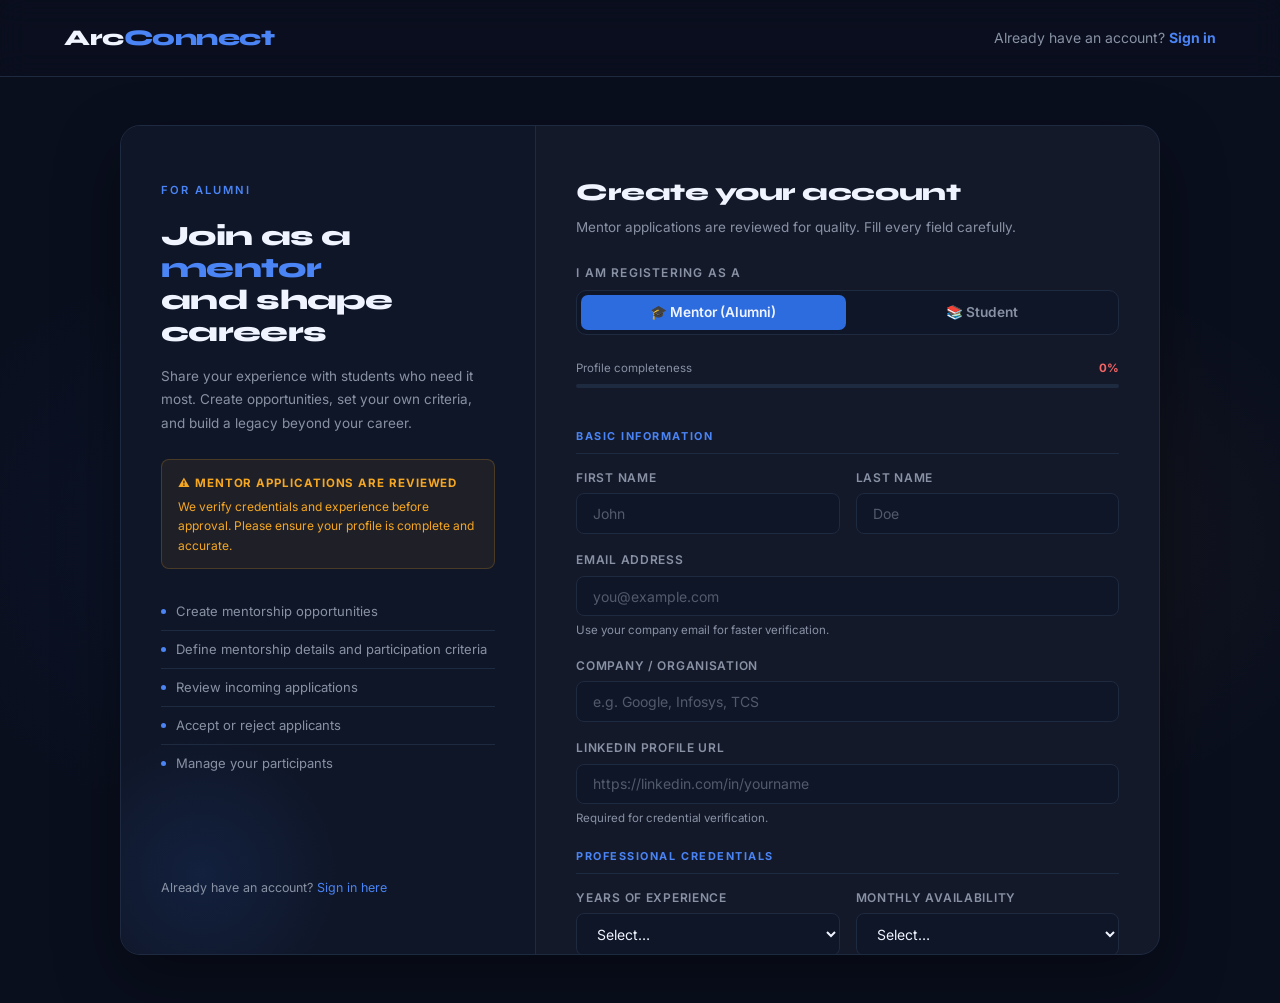
<file: public/signup.html>
<!DOCTYPE html>
<html lang="en">
<head>
  <meta charset="UTF-8"/>
  <meta name="viewport" content="width=device-width, initial-scale=1.0"/>
  <title>Register — ArcConnect</title>
  <link rel="preconnect" href="https://fonts.googleapis.com"/>
  <link href="https://fonts.googleapis.com/css2?family=Syne:wght@400;600;700;800&family=Inter:wght@300;400;500;600&display=swap" rel="stylesheet"/>
  <link rel="stylesheet" href="css/signup.css"/>
</head>
<body>

  <!-- NAV -->
  <nav>
    <a href="index.html" class="logo">Arc<span>Connect</span></a>
    <a href="login.html" class="nav-link">Already have an account? <strong>Sign in</strong></a>
  </nav>

  <div class="auth-page">
    <div class="auth-bg"></div>

    <div class="auth-wrap">

      <!-- LEFT PANEL -->
      <div class="auth-panel">
        <div class="panel-top">
          <p class="panel-eyebrow mentor" id="panelEyebrow">For Alumni</p>
          <h2 class="panel-title">
            Join as a <em class="mentor" id="panelTitleEm">mentor</em><br/>and shape careers
          </h2>
          <p class="panel-desc" id="panelDesc">
            Share your experience with students who need it most. Create opportunities, set your own criteria, and build a legacy that goes beyond your own career.
          </p>

          <div class="strict-notice visible" id="strictNotice">
            <p><strong>⚠ Mentor applications are reviewed</strong>
            We verify credentials and experience before approval. Please ensure your profile is complete and accurate.</p>
          </div>

          <ul class="panel-perks" id="perkList">
            <li><span class="perk-dot mentor"></span> Create mentorship opportunities</li>
            <li><span class="perk-dot mentor"></span> Define mentorship details and participation criteria</li>
            <li><span class="perk-dot mentor"></span> Review incoming applications</li>
            <li><span class="perk-dot mentor"></span> Accept or reject applicants</li>
            <li><span class="perk-dot mentor"></span> Manage your participants</li>
          </ul>
        </div>
        <div class="panel-bottom">
          Already have an account? <a href="login.html">Sign in here</a>
        </div>
      </div>

      <!-- RIGHT PANEL -->
      <div class="auth-form-wrap">

        <h1 class="form-heading">Create your account</h1>
        <p class="form-subhead" id="formSubhead">Mentor applications are reviewed for quality. Fill every field carefully.</p>

        <!-- Role Toggle -->
        <div class="role-toggle-wrap">
          <span class="role-toggle-label">I am registering as a</span>
          <div class="role-toggle">
            <button type="button" id="toggleMentor"  class="toggle-option active-mentor" onclick="setRole('mentor')">🎓 Mentor (Alumni)</button>
            <button type="button" id="toggleStudent" class="toggle-option"               onclick="setRole('student')">📚 Student</button>
          </div>
        </div>

        <!-- Profile completeness bar (mentor only) -->
        <div class="completeness-bar-wrap visible" id="completenessWrap">
          <div class="completeness-top">
            <span>Profile completeness</span>
            <strong id="completenessLabel" style="color:var(--error)">0%</strong>
          </div>
          <div class="c-bar"><div class="c-fill" id="cFill" style="width:0%"></div></div>
        </div>

        <form id="signupForm" onsubmit="handleSignup(event)" novalidate>

          <!-- BASIC INFO -->
          <p class="form-section-label" id="basicLabel">Basic Information</p>

          <div class="field-row">
            <div class="field">
              <label for="firstName">First name</label>
              <input type="text" id="firstName" placeholder="John" autocomplete="given-name" oninput="updateCompleteness()"/>
              <p class="field-error" id="firstNameError"></p>
            </div>
            <div class="field">
              <label for="lastName">Last name</label>
              <input type="text" id="lastName" placeholder="Doe" autocomplete="family-name" oninput="updateCompleteness()"/>
              <p class="field-error" id="lastNameError"></p>
            </div>
          </div>

          <div class="field">
            <label for="email">Email address</label>
            <input type="email" id="email" placeholder="you@example.com" autocomplete="email" oninput="updateCompleteness()"/>
            <p class="field-hint" id="emailHint">Use your company email for faster verification.</p>
            <p class="field-error" id="emailError"></p>
          </div>

          <div class="field">
            <label for="institution" id="institutionLabel">Company / Organisation</label>
            <input type="text" id="institution" placeholder="e.g. Google, Infosys, TCS" autocomplete="organization" oninput="updateCompleteness()"/>
            <p class="field-error" id="institutionError"></p>
          </div>

          <!-- LinkedIn (both roles) -->
          <div class="field">
            <label for="linkedin">LinkedIn profile URL</label>
            <input type="url" id="linkedin" placeholder="https://linkedin.com/in/yourname" oninput="updateCompleteness()"/>
            <p class="field-hint" id="linkedinHint">Required for credential verification.</p>
            <p class="field-error" id="linkedinError"></p>
          </div>

          <!-- MENTOR-ONLY FIELDS -->
          <div id="mentorFields">
            <p class="form-section-label">Professional Credentials</p>

            <div class="field-row">
              <div class="field">
                <label for="yearsExp">Years of experience</label>
                <select id="yearsExp" oninput="updateCompleteness()">
                  <option value="">Select…</option>
                  <option value="2">2 years</option>
                  <option value="3">3 years</option>
                  <option value="4">4 years</option>
                  <option value="5">5 years</option>
                  <option value="6">6–8 years</option>
                  <option value="9">9–12 years</option>
                  <option value="13">13+ years</option>
                </select>
                <p class="field-hint">Minimum 2 years required.</p>
                <p class="field-error" id="yearsExpError"></p>
              </div>
              <div class="field">
                <label for="availability">Monthly availability</label>
                <select id="availability" oninput="updateCompleteness()">
                  <option value="">Select…</option>
                  <option value="2">2 hours / month (minimum)</option>
                  <option value="4">4 hours / month</option>
                  <option value="6">6 hours / month</option>
                  <option value="8">8+ hours / month</option>
                </select>
                <p class="field-hint">At least 2 hrs/month required.</p>
                <p class="field-error" id="availabilityError"></p>
              </div>
            </div>

            <p class="form-section-label">Profile & Motivation</p>

            <div class="field">
              <label for="bio">Professional bio</label>
              <textarea id="bio" placeholder="Briefly describe your career background, current role, and what you bring as a mentor…" oninput="updateCompleteness(); countWords('bio','bioCount',30)"></textarea>
              <div class="word-count" id="bioCount">0 / 30 words minimum</div>
              <p class="field-error" id="bioError"></p>
            </div>

            <div class="field">
              <label for="motivation">Why do you want to mentor?</label>
              <textarea id="motivation" placeholder="Describe your genuine motivation for guiding students. Avoid mentioning paid services, coaching packages, or recruitment…" oninput="updateCompleteness(); countWords('motivation','motivationCount',20)"></textarea>
              <div class="word-count" id="motivationCount">0 / 20 words minimum</div>
              <p class="field-hint">Profiles mentioning paid services or MLM will be rejected.</p>
              <p class="field-error" id="motivationError"></p>
            </div>
          </div>

          <!-- EXPERTISE / DEPARTMENT TAGS -->
          <p class="form-section-label" id="tagsLabel">Areas of Expertise</p>
          <div class="field">
            <label id="extraLabel">Expertise tags</label>
            <div class="tag-input-wrap" id="tagWrap" onclick="document.getElementById('tagInput').focus()">
              <div id="tagsDisplay"></div>
              <input type="text" id="tagInput" placeholder="Type and press Enter — e.g. Placements, Data Science" oninput="updateCompleteness()"/>
            </div>
            <p class="tag-hint" id="tagHint">Add up to 5 tags. Press Enter or comma to add.</p>
            <p class="field-error" id="extraError"></p>
          </div>

          <!-- ACCOUNT SECURITY -->
          <p class="form-section-label">Account Security</p>

          <div class="field">
            <label for="password">Password</label>
            <div class="password-wrap">
              <input type="password" id="password" placeholder="Min. 8 characters" autocomplete="new-password" oninput="checkStrength(this.value); updateCompleteness()"/>
              <button type="button" class="toggle-pass" onclick="togglePassword('password','eyeIcon1')">
                <svg id="eyeIcon1" viewBox="0 0 24 24" fill="none" stroke="currentColor" stroke-width="2" stroke-linecap="round" stroke-linejoin="round">
                  <path d="M1 12s4-8 11-8 11 8 11 8-4 8-11 8-11-8-11-8z"/><circle cx="12" cy="12" r="3"/>
                </svg>
              </button>
            </div>
            <div class="strength-bar"><div class="strength-fill" id="strengthFill"></div></div>
            <p class="strength-label" id="strengthLabel"></p>
            <p class="field-error" id="passError"></p>
          </div>

          <div class="field">
            <label for="confirmPassword">Confirm password</label>
            <div class="password-wrap">
              <input type="password" id="confirmPassword" placeholder="Repeat your password" autocomplete="new-password" oninput="updateCompleteness()"/>
              <button type="button" class="toggle-pass" onclick="togglePassword('confirmPassword','eyeIcon2')">
                <svg id="eyeIcon2" viewBox="0 0 24 24" fill="none" stroke="currentColor" stroke-width="2" stroke-linecap="round" stroke-linejoin="round">
                  <path d="M1 12s4-8 11-8 11 8 11 8-4 8-11 8-11-8-11-8z"/><circle cx="12" cy="12" r="3"/>
                </svg>
              </button>
            </div>
            <p class="field-error" id="confirmPassError"></p>
          </div>

          <!-- TERMS -->
          <div class="terms-row">
            <input type="checkbox" id="terms" onchange="updateCompleteness()"/>
            <label for="terms">I agree to the <a href="#">Terms of Service</a> and <a href="#">Privacy Policy</a></label>
          </div>
          <p class="field-error" id="termsError"></p>

          <!-- Mentor-only conduct checkbox -->
          <div class="terms-row" id="conductRow" style="margin-top:0.5rem;">
            <input type="checkbox" id="conduct" onchange="updateCompleteness()"/>
            <label for="conduct">I confirm I am not using this platform to pitch paid services, coaching packages, or recruitment. I commit to a minimum of 2 hours/month.</label>
          </div>
          <p class="field-error" id="conductError"></p>

          <button type="submit" class="btn-submit mentor" id="submitBtn">
            Create Mentor Account
          </button>

        </form>

        <div class="divider"><span>or</span></div>
        <p class="form-footer">Already have an account? <a href="login.html">Sign in</a></p>

      </div>
    </div>
  </div>

  <div class="toast" id="toast"></div>

  <script src="js/signup.js"></script>
</body>
</html>
</file>
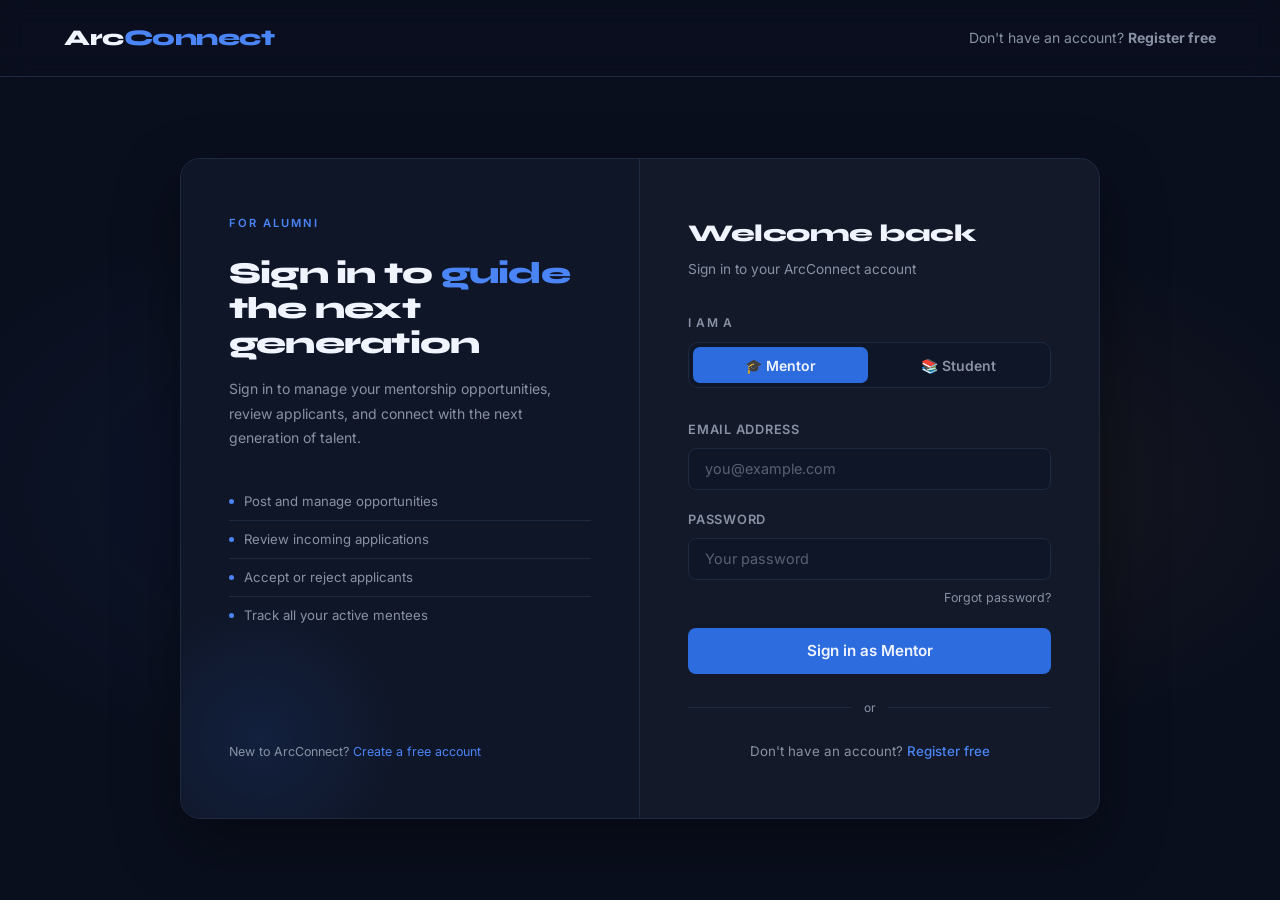
<file: public/student-dashboard.html>
<!DOCTYPE html>
<html lang="en">
<head>
  <meta charset="UTF-8"/>
  <meta name="viewport" content="width=device-width, initial-scale=1.0"/>
  <title>Student Dashboard — ArcConnect</title>
  <link rel="preconnect" href="https://fonts.googleapis.com"/>
  <link href="https://fonts.googleapis.com/css2?family=Syne:wght@400;600;700;800&family=Inter:wght@300;400;500;600&display=swap" rel="stylesheet"/>
  <link rel="stylesheet" href="css/student-dashboard.css"/>
</head>
<body>

  <!-- ── SIDEBAR ── -->
  <aside class="sidebar" id="sidebar">
    <div class="sidebar-logo">
      <a href="index.html" class="logo">Arc<span>Connect</span></a>
    </div>
    <div class="sidebar-user">
      <div class="user-avatar" id="userInitials">ST</div>
      <div class="user-info">
        <strong id="userName">Student</strong>
        <span>Student</span>
      </div>
    </div>
    <nav class="sidebar-nav">
      <p class="nav-section-label">Overview</p>
      <a class="nav-item active" onclick="showPanel('overview')" href="#">
        <span class="nav-icon">🏠</span> Dashboard
      </a>
      <a class="nav-item" onclick="showPanel('applications')" href="#">
        <span class="nav-icon">📋</span> My Applications
        <span class="nav-badge amber" id="badge-applications">0</span>
      </a>
      <a class="nav-item" onclick="showPanel('sessions')" href="#">
        <span class="nav-icon">📅</span> My Sessions
        <span class="nav-badge green" id="badge-sessions">0</span>
      </a>

      <p class="nav-section-label">Discover</p>
      <a class="nav-item" onclick="showPanel('browse')" href="#">
        <span class="nav-icon">🔍</span> Browse Opportunities
      </a>

      <p class="nav-section-label">Account</p>
      <a class="nav-item" onclick="showPanel('notifications')" href="#">
        <span class="nav-icon">🔔</span> Notifications
      </a>
      <a class="nav-item" onclick="showPanel('profile')" href="#">
        <span class="nav-icon">👤</span> My Profile
      </a>
    </nav>
    <div class="sidebar-footer">
      <a class="signout-btn" href="login.html"><span>🚪</span> Sign out</a>
    </div>
  </aside>

  <!-- ── MAIN ── -->
  <div class="main">

    <!-- TOP BAR -->
    <div class="topbar">
      <div class="topbar-left">
        <h1 class="page-title" id="pageTitle">Dashboard</h1>
      </div>
      <div class="topbar-right">
        <button class="notif-btn" onclick="showPanel('notifications')">
          🔔<div class="notif-dot"></div>
        </button>
        <button class="btn-new" onclick="showPanel('browse')">Browse Opportunities</button>
      </div>
    </div>

    <div class="content">

      <!-- ── OVERVIEW PANEL ── -->
      <div class="panel active" id="panel-overview">
        <div class="section-head">
          <div>
            <h2 id="welcomeMsg">Good morning, Student 👋</h2>
            <p>Here's a summary of your mentorship journey so far.</p>
          </div>
        </div>

        <!-- Stats -->
        <div class="stats-grid">
          <div class="stat-card amber">
            <div class="stat-label">Applications Sent</div>
            <div class="stat-value" id="stat-applied">—</div>
            <div class="stat-sub">Total submitted</div>
          </div>
          <div class="stat-card red">
            <div class="stat-label">Pending Review</div>
            <div class="stat-value" id="stat-pending">—</div>
            <div class="stat-sub">Awaiting mentor response</div>
          </div>
          <div class="stat-card green">
            <div class="stat-label">Accepted</div>
            <div class="stat-value" id="stat-accepted">—</div>
            <div class="stat-sub">Active mentorships</div>
          </div>
          <div class="stat-card blue">
            <div class="stat-label">Open Opportunities</div>
            <div class="stat-value" id="stat-open">—</div>
            <div class="stat-sub">Available right now</div>
          </div>
        </div>

        <!-- Recent Applications + Active Sessions -->
        <div class="two-col" style="margin-bottom:1.5rem;">
          <div class="card-box">
            <div class="card-box-title">
              Recent Applications
              <a href="#" onclick="showPanel('applications')">View all</a>
            </div>
            <div id="overviewApplicationsList">
              <div class="empty-state"><div class="empty-icon">📭</div><p>Loading…</p></div>
            </div>
          </div>
          <div class="card-box">
            <div class="card-box-title">
              Active Mentorships
              <a href="#" onclick="showPanel('sessions')">View all</a>
            </div>
            <div id="overviewSessions">
              <div class="empty-state"><div class="empty-icon">📭</div><p>Loading…</p></div>
            </div>
          </div>
        </div>

        <!-- Domain Quick Links -->
        <div class="card-box">
          <div class="card-box-title">
            Explore by Domain
            <a href="#" onclick="showPanel('browse')">Browse all</a>
          </div>
          <div class="domain-chips" id="overviewDomainChips">
            <div class="empty-state" style="padding:1rem"><p>Loading domains…</p></div>
          </div>
        </div>
      </div>

      <!-- ── APPLICATIONS PANEL ── -->
      <div class="panel" id="panel-applications">
        <div class="section-head">
          <div><h2>My Applications</h2><p>All your applications grouped by domain — track each one's status.</p></div>
        </div>
        <div class="status-tabs">
          <button class="stab active" onclick="filterApps('all',this)">All</button>
          <button class="stab" onclick="filterApps('pending',this)">Pending</button>
          <button class="stab" onclick="filterApps('accepted',this)">Accepted</button>
          <button class="stab" onclick="filterApps('rejected',this)">Rejected</button>
        </div>
        <div id="applicationsList">
          <div class="empty-state"><div class="empty-icon">📭</div><p>Loading…</p></div>
        </div>
      </div>

      <!-- ── SESSIONS PANEL ── -->
      <div class="panel" id="panel-sessions">
        <div class="section-head">
          <div><h2>My Sessions</h2><p>Your active mentorships grouped by domain.</p></div>
        </div>
        <div id="sessionsList">
          <div class="empty-state"><div class="empty-icon">📭</div><p>Loading…</p></div>
        </div>
      </div>

      <!-- ── BROWSE PANEL ── -->
      <div class="panel" id="panel-browse">
        <div class="section-head">
          <div><h2>Browse Opportunities</h2><p>Find and apply for mentorship opportunities that match your goals.</p></div>
        </div>
        <div class="search-bar">
          <span class="search-icon">🔍</span>
          <input type="text" placeholder="Search by title, mentor, or domain…" oninput="searchOpps(this.value)"/>
        </div>
        <div class="domain-filter" id="domainFilter"></div>
        <div id="opportunitiesList">
          <div class="empty-state"><div class="empty-icon">📭</div><p>Loading opportunities…</p></div>
        </div>
      </div>

      <!-- ── NOTIFICATIONS PANEL ── -->
      <div class="panel" id="panel-notifications">
        <div class="section-head">
          <div><h2>Notifications</h2><p>Updates on your applications and mentorships.</p></div>
        </div>
        <div class="card-box">
          <div id="notifList">
            <div class="empty-state"><div class="empty-icon">📭</div><p>Loading…</p></div>
          </div>
        </div>
      </div>

      <!-- ── PROFILE PANEL ── -->
      <div class="panel" id="panel-profile">
        <div class="section-head">
          <div><h2>My Profile</h2><p>Keep your profile updated so mentors can learn more about you.</p></div>
        </div>
        <div class="profile-header">
          <div class="profile-avatar-lg" id="profileAvatarLg">ST</div>
          <div class="profile-meta">
            <h2 id="profileName">Student</h2>
            <p>Student · ArcConnect</p>
          </div>
        </div>
        <div class="card-box">
          <div class="card-box-title">Personal Information</div>
          <div class="profile-grid">
            <div class="profile-field"><label>First Name</label><input type="text" id="pfFirstName" placeholder="Your first name"/></div>
            <div class="profile-field"><label>Last Name</label><input type="text" id="pfLastName" placeholder="Your last name"/></div>
            <div class="profile-field"><label>Email Address</label><input type="email" id="pfEmail" placeholder="you@college.edu"/></div>
            <div class="profile-field"><label>College / Institution</label><input type="text" id="pfInstitution" placeholder="e.g. IIT Bombay"/></div>
            <div class="profile-field profile-full"><label>LinkedIn Profile URL</label><input type="url" id="pfLinkedin" placeholder="https://linkedin.com/in/yourname"/></div>
            <div class="profile-field profile-full">
              <label>Interests / Tags</label>
              <div class="expertise-wrap" onclick="document.getElementById('expInput').focus()">
                <div id="expDisplay"></div>
                <input type="text" id="expInput" placeholder="Type and press Enter — e.g. Placements, Data Science"/>
              </div>
              <p style="font-size:0.72rem;color:var(--muted);margin-top:0.35rem;">Add up to 5 tags. Helps mentors understand your goals.</p>
            </div>
          </div>
          <button class="btn-save-profile" onclick="saveProfile()">Save Changes</button>
        </div>
      </div>

    </div>
  </div>

  <!-- ── APPLY MODAL ── -->
  <div class="modal-overlay" id="applyModal">
    <div class="modal">
      <h2 class="modal-title" id="applyModalTitle">Apply for Mentorship</h2>
      <div class="opp-preview" id="applyOppPreview"></div>
      <div class="modal-field">
        <label>Cover Note</label>
        <textarea id="coverNote" placeholder="Tell the mentor about your goals and why you'd be a great fit for this opportunity…"></textarea>
      </div>
      <div class="modal-actions">
        <button class="btn-cancel" onclick="closeApplyModal()">Cancel</button>
        <button class="btn-save" onclick="submitApplication()">Submit Application</button>
      </div>
    </div>
  </div>

  <div class="toast" id="toast"></div>
  <script src="js/student-dashboard.js"></script>
</body>
</html>
</file>
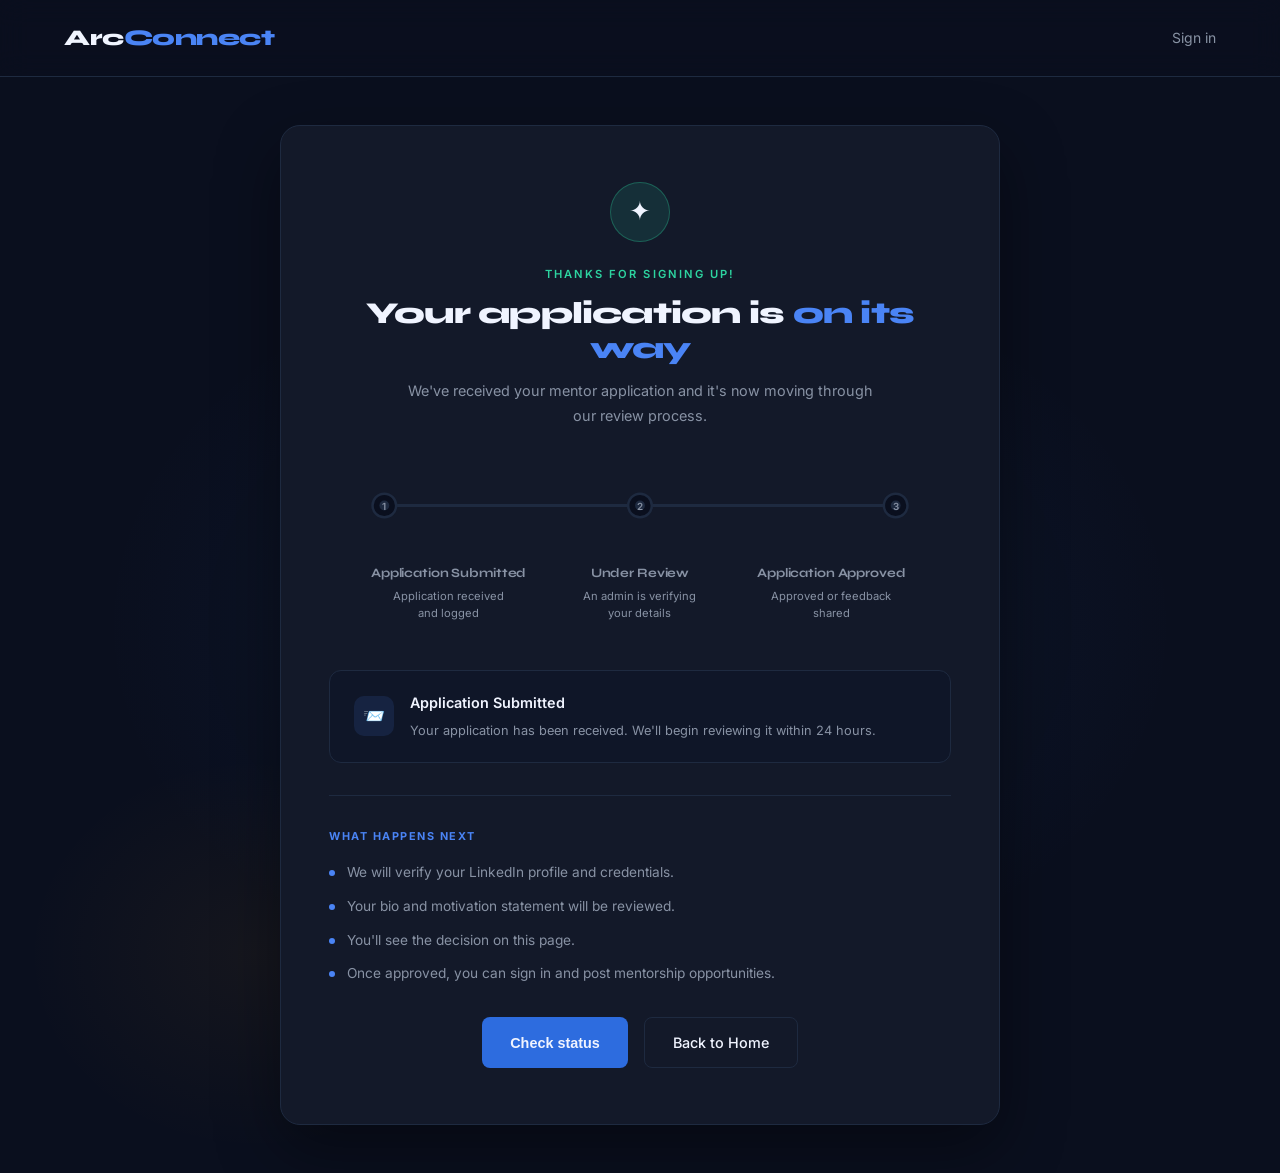
<file: public/track.html>
<!DOCTYPE html>
<html lang="en">
<head>
  <meta charset="UTF-8"/>
  <meta name="viewport" content="width=device-width, initial-scale=1.0"/>
  <title>Application Tracking — ArcConnect</title>
  <link rel="preconnect" href="https://fonts.googleapis.com"/>
  <link href="https://fonts.googleapis.com/css2?family=Syne:wght@400;600;700;800&family=Inter:wght@300;400;500;600&display=swap" rel="stylesheet"/>
  <link rel="stylesheet" href="css/track.css"/>
</head>
<body>

  <!-- NAV -->
  <nav>
    <a href="index.html" class="logo">Arc<span>Connect</span></a>
    <a href="login.html" class="nav-link">Sign in</a>
  </nav>

  <div class="page">
    <div class="page-bg"></div>

    <div class="track-card">

      <!-- Header -->
      <div class="confirm-icon" id="confirmIcon">✦</div>
      <p class="track-eyebrow" id="trackEyebrow">Application received</p>
      <h1 class="track-title" id="trackTitle">Your application is <em>on its way</em></h1>
      <p class="track-desc" id="trackDesc">
        We've received your application and it's now moving through our review process. You'll be notified at each stage.
      </p>

      <!-- Animated tracker SVG -->
      <div class="tracker-wrap">
        <svg id="trackSvg" viewBox="0 0 600 60" xmlns="http://www.w3.org/2000/svg">
          <defs>
            <linearGradient id="lineGrad" x1="0%" y1="0%" x2="100%" y2="0%">
              <stop offset="0%"   stop-color="#2D6CDF"/>
              <stop offset="50%"  stop-color="#4A84F5"/>
              <stop offset="100%" stop-color="#2DD4A0"/>
            </linearGradient>
            <filter id="glow">
              <feGaussianBlur stdDeviation="3" result="b"/>
              <feMerge><feMergeNode in="b"/><feMergeNode in="SourceGraphic"/></feMerge>
            </filter>
          </defs>

          <!-- Base track -->
          <line x1="40" y1="30" x2="560" y2="30" stroke="#1E2A40" stroke-width="3" stroke-linecap="round"/>

          <!-- Animated fill line -->
          <line id="fillLine" x1="40" y1="30" x2="40" y2="30"
                stroke="url(#lineGrad)" stroke-width="3" stroke-linecap="round"
                filter="url(#glow)"/>

          <!-- Travelling dot -->
          <circle id="travelDot" cx="40" cy="30" r="6" fill="#ffffff" opacity="0" filter="url(#glow)"/>

          <!-- Stage nodes -->
          <circle id="node0" cx="40"  cy="30" r="12" fill="#0A0F1E" stroke="#1E2A40" stroke-width="2.5"/>
          <circle id="dot0"  cx="40"  cy="30" r="5"  fill="#1E2A40"/>
          <text   id="num0"  x="40"   y="35"  text-anchor="middle" font-family="Inter" font-size="10" font-weight="600" fill="#8892A4">1</text>

          <circle id="node1" cx="300" cy="30" r="12" fill="#0A0F1E" stroke="#1E2A40" stroke-width="2.5"/>
          <circle id="dot1"  cx="300" cy="30" r="5"  fill="#1E2A40"/>
          <text   id="num1"  x="300"  y="35"  text-anchor="middle" font-family="Inter" font-size="10" font-weight="600" fill="#8892A4">2</text>

          <circle id="node2" cx="560" cy="30" r="12" fill="#0A0F1E" stroke="#1E2A40" stroke-width="2.5"/>
          <circle id="dot2"  cx="560" cy="30" r="5"  fill="#1E2A40"/>
          <text   id="num2"  x="560"  y="35"  text-anchor="middle" font-family="Inter" font-size="10" font-weight="600" fill="#8892A4">3</text>
        </svg>

        <!-- Stage labels -->
        <div class="stage-labels">
          <div class="stage-label">
            <span class="stage-name pending" id="stageName0">Submitted</span>
            <span class="stage-desc">Application received and logged</span>
          </div>
          <div class="stage-label">
            <span class="stage-name pending" id="stageName1">Under Review</span>
            <span class="stage-desc">An admin is verifying your details</span>
          </div>
          <div class="stage-label">
            <span class="stage-name pending" id="stageName2">Decision</span>
            <span class="stage-desc">Approved or feedback shared</span>
          </div>
        </div>
      </div>

      <!-- Current status box (updated from the admin's decision) -->
      <div class="status-box">
        <div class="status-icon" id="statusIcon" style="background:rgba(74,132,245,0.12);">📨</div>
        <div class="status-text">
          <strong id="statusTitle">Application Submitted</strong>
          <span   id="statusDesc">Your application has been received. We'll begin reviewing it within 24 hours.</span>
        </div>
      </div>
      <p class="track-desc" id="lastChecked" hidden></p>

      <!-- What happens next -->
      <div class="next-steps" id="nextSteps">
        <p class="next-label">What happens next</p>
        <ul class="next-list" id="nextList"></ul>
      </div>

      <!-- Reviewer panel -->
      <div class="reviewer-panel" id="reviewerPanel" hidden>
        <!-- same as before -->
      </div>

      <div class="track-actions" id="trackActions">
        <a href="index.html" class="btn-primary">Back to Home</a>
        <a href="login.html" class="btn-secondary">Sign in</a>
      </div>

    </div>
  </div>

  <script src="js/track.js"></script>
</body>
</html>
</file>
<file: public/css/style.css>
/* ── RESET & ROOT ── */
*, *::before, *::after { box-sizing: border-box; margin: 0; padding: 0; }

:root {
  --navy:    #0A0F1E;
  --navy2:   #0F1628;
  --cobalt:  #2D6CDF;
  --cobalt2: #4A84F5;
  --amber:   #F5A623;
  --green:   #2DD4A0;
  --white:   #F0F4FF;
  --muted:   #8892A4;
  --card:    #131929;
  --border:  #1E2A40;
}

html { scroll-behavior: smooth; }

body {
  background: var(--navy);
  color: var(--white);
  font-family: 'Inter', sans-serif;
  font-size: 16px;
  line-height: 1.6;
  overflow-x: hidden;
}

/* ── NAV ── */
nav {
  position: fixed;
  top: 0; left: 0; right: 0;
  z-index: 100;
  display: flex;
  align-items: center;
  justify-content: space-between;
  padding: 1.25rem 4rem;
  background: rgba(10, 15, 30, 0.85);
  backdrop-filter: blur(14px);
  border-bottom: 1px solid var(--border);
}
.logo {
  font-family: 'Syne', sans-serif;
  font-weight: 800;
  font-size: 1.4rem;
  letter-spacing: -0.02em;
  color: var(--white);
  text-decoration: none;
}
.logo span { color: var(--cobalt2); }
nav ul { list-style: none; display: flex; gap: 2.5rem; align-items: center; }
nav ul a {
  text-decoration: none;
  color: var(--muted);
  font-size: 0.9rem;
  font-weight: 500;
  letter-spacing: 0.02em;
  transition: color 0.2s;
}
nav ul a:hover { color: var(--white); }
.nav-signin {
  color: var(--white) !important;
  border: 1px solid var(--border);
  padding: 0.45rem 1.1rem;
  border-radius: 6px;
  transition: border-color 0.2s !important;
}
.nav-signin:hover { border-color: var(--muted) !important; }
.nav-register {
  background: var(--cobalt) !important;
  color: var(--white) !important;
  padding: 0.45rem 1.1rem;
  border-radius: 6px;
  transition: background 0.2s !important;
}
.nav-register:hover { background: var(--cobalt2) !important; }

/* ── HERO ── */
.hero {
  min-height: 100vh;
  display: flex;
  flex-direction: column;
  align-items: center;
  justify-content: center;
  padding: 8rem 2rem 4rem;
  text-align: center;
  position: relative;
  overflow: hidden;
}
.hero-bg {
  position: absolute; inset: 0;
  background:
    radial-gradient(ellipse 65% 55% at 50% 65%, rgba(45,108,223,0.13) 0%, transparent 70%),
    radial-gradient(ellipse 35% 30% at 15% 85%, rgba(245,166,35,0.07) 0%, transparent 60%),
    radial-gradient(ellipse 25% 25% at 85% 20%, rgba(45,212,160,0.05) 0%, transparent 60%);
  pointer-events: none;
}
.eyebrow {
  font-size: 0.72rem;
  font-weight: 600;
  letter-spacing: 0.2em;
  text-transform: uppercase;
  color: var(--cobalt2);
  margin-bottom: 1.5rem;
  display: flex;
  align-items: center;
  gap: 0.6rem;
}
.eyebrow::before, .eyebrow::after {
  content: '';
  display: block;
  width: 28px;
  height: 1px;
  background: var(--cobalt2);
  opacity: 0.5;
}
h1 {
  font-family: 'Syne', sans-serif;
  font-weight: 800;
  font-size: clamp(2.8rem, 6vw, 5.2rem);
  line-height: 1.08;
  letter-spacing: -0.03em;
  max-width: 820px;
  margin-bottom: 1.5rem;
}
h1 em { font-style: normal; color: var(--cobalt2); }
.hero-sub {
  font-size: 1.1rem;
  color: var(--muted);
  max-width: 540px;
  margin-bottom: 2.5rem;
  line-height: 1.75;
}
.hero-actions {
  display: flex;
  gap: 1rem;
  justify-content: center;
  flex-wrap: wrap;
  margin-bottom: 4.5rem;
}
.btn-primary {
  background: var(--cobalt);
  color: var(--white);
  padding: 0.9rem 2.2rem;
  border-radius: 8px;
  font-weight: 600;
  font-size: 0.95rem;
  text-decoration: none;
  transition: background 0.2s, transform 0.15s;
  display: inline-block;
}
.btn-primary:hover { background: var(--cobalt2); transform: translateY(-2px); }
.btn-secondary {
  background: transparent;
  color: var(--white);
  padding: 0.9rem 2.2rem;
  border-radius: 8px;
  font-weight: 500;
  font-size: 0.95rem;
  text-decoration: none;
  border: 1px solid var(--border);
  transition: border-color 0.2s, transform 0.15s;
  display: inline-block;
}
.btn-secondary:hover { border-color: var(--muted); transform: translateY(-2px); }

/* ── ARC SIGNATURE ── */
.arc-wrapper { width: 100%; max-width: 720px; position: relative; }
#arc-svg { width: 100%; height: auto; overflow: visible; }

.arc-path-fwd {
  fill: none; stroke: url(#arcGradFwd); stroke-width: 2.5; stroke-linecap: round;
  stroke-dasharray: 620; stroke-dashoffset: 620;
  animation: drawArc 1.8s cubic-bezier(0.4,0,0.2,1) 0.3s forwards;
}
.arc-path-rev {
  fill: none; stroke: url(#arcGradRev); stroke-width: 1.5; stroke-linecap: round;
  stroke-dasharray: 620; stroke-dashoffset: 620; opacity: 0.45;
  animation: drawArc 1.8s cubic-bezier(0.4,0,0.2,1) 0.7s forwards;
}
@keyframes drawArc { to { stroke-dashoffset: 0; } }

.node-label {
  font-family: 'Syne', sans-serif; font-size: 13px; font-weight: 700;
  fill: var(--muted); letter-spacing: 0.1em; text-transform: uppercase;
}
.node-ring {
  fill: none; stroke-width: 1; opacity: 0.3;
  animation: ringPulse 3s ease-in-out infinite;
}
.node-ring-left  { stroke: #2D6CDF; animation-delay: 0s; }
.node-ring-right { stroke: #F5A623; animation-delay: 1.5s; }
@keyframes ringPulse {
  0%, 100% { r: 22; opacity: 0.2; }
  50%       { r: 28; opacity: 0.5; }
}

/* floating particles */
.particle {
  position: absolute; border-radius: 50%; background: var(--cobalt2);
  opacity: 0; animation: floatUp 7s ease-in infinite;
}
@keyframes floatUp {
  0%   { opacity: 0;    transform: translateY(0)      scale(1);   }
  20%  { opacity: 0.35; }
  80%  { opacity: 0.08; }
  100% { opacity: 0;    transform: translateY(-140px) scale(0.3); }
}

/* ── STATS STRIP ── */
.stats {
  display: flex; justify-content: center;
  border-top: 1px solid var(--border);
  border-bottom: 1px solid var(--border);
  background: var(--navy2);
}
.stat-item {
  flex: 1; max-width: 220px; padding: 2.2rem 1.5rem;
  text-align: center; border-right: 1px solid var(--border);
}
.stat-item:last-child { border-right: none; }
.stat-number {
  font-family: 'Syne', sans-serif; font-size: 2.4rem; font-weight: 800;
  color: var(--white); letter-spacing: -0.03em; line-height: 1; margin-bottom: 0.4rem;
}
.stat-number span { color: var(--cobalt2); }
.stat-label {
  font-size: 0.78rem; color: var(--muted);
  letter-spacing: 0.07em; text-transform: uppercase; font-weight: 500;
}

/* ── SHARED SECTION WRAPPER ── */
.section { padding: 6rem 4rem; max-width: 1100px; margin: 0 auto; }
.section-label {
  font-size: 0.72rem; font-weight: 600; letter-spacing: 0.2em;
  text-transform: uppercase; color: var(--amber); margin-bottom: 0.75rem;
}
h2 {
  font-family: 'Syne', sans-serif;
  font-size: clamp(1.8rem, 3.5vw, 2.8rem);
  font-weight: 800; letter-spacing: -0.025em; line-height: 1.15;
  margin-bottom: 3.5rem; max-width: 560px;
}

/* ── WHY ARCCONNECT ── */
.why-grid {
  display: grid;
  grid-template-columns: repeat(3, 1fr);
  gap: 1px;
  background: var(--border);
  border: 1px solid var(--border);
  border-radius: 14px;
  overflow: hidden;
}
.why-card {
  background: var(--card);
  padding: 2.25rem 2rem;
  transition: background 0.2s;
}
.why-card:hover { background: #161f35; }
.why-icon {
  width: 42px; height: 42px; border-radius: 10px;
  display: flex; align-items: center; justify-content: center;
  font-size: 1.3rem; margin-bottom: 1.2rem;
}
.why-card h3 {
  font-family: 'Syne', sans-serif; font-size: 1rem;
  font-weight: 700; margin-bottom: 0.6rem; letter-spacing: -0.01em;
}
.why-card p { font-size: 0.855rem; color: var(--muted); line-height: 1.7; }

/* ── HOW IT WORKS ── */
.steps-grid {
  display: grid; grid-template-columns: repeat(3, 1fr);
  gap: 1px; background: var(--border);
  border: 1px solid var(--border); border-radius: 14px; overflow: hidden;
}
.step { background: var(--card); padding: 2.5rem 2rem; }
.step-num {
  font-family: 'Syne', sans-serif; font-size: 3rem; font-weight: 800;
  color: var(--border); line-height: 1; margin-bottom: 1rem; letter-spacing: -0.05em;
}
.step h3 {
  font-family: 'Syne', sans-serif; font-size: 1.05rem;
  font-weight: 700; margin-bottom: 0.65rem; letter-spacing: -0.01em;
}
.step p { font-size: 0.855rem; color: var(--muted); line-height: 1.7; }
.step-role {
  display: inline-block; font-size: 0.68rem; font-weight: 700;
  letter-spacing: 0.12em; text-transform: uppercase;
  padding: 0.2rem 0.55rem; border-radius: 4px; margin-bottom: 0.75rem;
}
.step-role.mentor  { background: rgba(45,108,223,0.12); color: var(--cobalt2); }
.step-role.student { background: rgba(245,166,35,0.1);  color: var(--amber); }
.step-role.both    { background: rgba(45,212,160,0.1);  color: var(--green); }

/* ── DOMAINS ── */
.domains-wrap { display: flex; flex-wrap: wrap; gap: 0.75rem; }
.domain-pill {
  padding: 0.55rem 1.1rem;
  border: 1px solid var(--border);
  border-radius: 50px;
  font-size: 0.85rem;
  color: var(--muted);
  background: var(--card);
  display: flex; align-items: center; gap: 0.5rem;
  transition: border-color 0.2s, color 0.2s;
}
.domain-pill:hover { border-color: var(--cobalt2); color: var(--white); }
.domain-pill .dot { width: 6px; height: 6px; border-radius: 50%; }

/* ── REGISTER SECTION ── */
.register-section { padding: 0 4rem 6rem; max-width: 1100px; margin: 0 auto; }
.register-header  { text-align: center; margin-bottom: 3rem; }
.register-header .section-label { display: block; margin-bottom: 0.75rem; }
.register-header h2 { margin: 0 auto 1rem; text-align: center; }
.register-header p  { color: var(--muted); font-size: 0.95rem; max-width: 480px; margin: 0 auto; }

.roles-grid {
  display: grid; grid-template-columns: 1fr 1fr;
  gap: 1px; background: var(--border);
  border: 1px solid var(--border); border-radius: 14px; overflow: hidden;
}
.role-card { background: var(--card); padding: 3rem 2.5rem; position: relative; overflow: hidden; }
.role-card::before {
  content: ''; position: absolute; top: 0; left: 0; right: 0; height: 3px;
}
.role-card.mentor::before  { background: linear-gradient(90deg, var(--cobalt), var(--cobalt2)); }
.role-card.student::before { background: linear-gradient(90deg, var(--amber), #f7c05a); }

.role-badge {
  display: inline-block; font-size: 0.68rem; font-weight: 700;
  letter-spacing: 0.14em; text-transform: uppercase;
  padding: 0.28rem 0.72rem; border-radius: 20px; margin-bottom: 1.25rem;
}
.role-card.mentor .role-badge  { background: rgba(45,108,223,0.15); color: var(--cobalt2); }
.role-card.student .role-badge { background: rgba(245,166,35,0.12);  color: var(--amber); }

.role-card h3 {
  font-family: 'Syne', sans-serif; font-size: 1.65rem;
  font-weight: 800; letter-spacing: -0.02em; margin-bottom: 0.75rem;
}
.role-card > p { font-size: 0.88rem; color: var(--muted); margin-bottom: 1.75rem; line-height: 1.7; }

.feature-list { list-style: none; margin-bottom: 2rem; }
.feature-list li {
  font-size: 0.855rem; color: var(--muted);
  padding: 0.5rem 0; border-bottom: 1px solid var(--border);
  display: flex; align-items: center; gap: 0.65rem;
}
.feature-list li:last-child { border-bottom: none; }
.feat-dot { width: 5px; height: 5px; border-radius: 50%; flex-shrink: 0; }
.mentor .feat-dot  { background: var(--cobalt2); }
.student .feat-dot { background: var(--amber); }

.register-btn {
  display: inline-block; padding: 0.85rem 2rem;
  border-radius: 8px; font-weight: 600; font-size: 0.92rem;
  text-decoration: none; transition: transform 0.15s, opacity 0.2s;
}
.register-btn:hover { transform: translateY(-2px); opacity: 0.88; }
.role-card.mentor .register-btn  { background: var(--cobalt); color: var(--white); }
.role-card.student .register-btn { background: var(--amber);  color: #1a0d00; }

.already-have { display: block; margin-top: 1rem; font-size: 0.8rem; color: var(--muted); }
.already-have a { color: var(--cobalt2); text-decoration: none; }
.already-have a:hover { text-decoration: underline; }

/* ── CTA BANNER ── */
.cta-banner {
  max-width: 1100px; margin: 0 auto 6rem;
  padding: 4rem 3rem;
  background: linear-gradient(135deg, #0f1e3a 0%, #0a1428 100%);
  border: 1px solid var(--border); border-radius: 14px;
  text-align: center; position: relative; overflow: hidden;
}
.cta-banner::before {
  content: ''; position: absolute; inset: 0;
  background: radial-gradient(ellipse 60% 70% at 50% 50%, rgba(45,108,223,0.1) 0%, transparent 70%);
  pointer-events: none;
}
.cta-banner h2 { margin: 0 auto 1rem; max-width: 600px; text-align: center; }
.cta-banner p  { color: var(--muted); font-size: 0.95rem; margin-bottom: 2rem; }
.cta-actions   { display: flex; gap: 1rem; justify-content: center; flex-wrap: wrap; }

/* ── FOOTER ── */
footer {
  border-top: 1px solid var(--border);
  padding: 2.5rem 4rem;
  display: flex; align-items: center; justify-content: space-between;
}
.footer-logo {
  font-family: 'Syne', sans-serif; font-weight: 800;
  font-size: 1.15rem; color: var(--muted); text-decoration: none;
}
.footer-logo span { color: var(--cobalt2); }
.footer-links { display: flex; gap: 2rem; }
.footer-links a { font-size: 0.82rem; color: var(--muted); text-decoration: none; transition: color 0.2s; }
.footer-links a:hover { color: var(--white); }
footer p { font-size: 0.78rem; color: var(--muted); }

/* ── AI ASSISTANT ── */
.ai-bubble {
  position: fixed; bottom: 2rem; right: 2rem; z-index: 999;
  display: flex; flex-direction: column; align-items: flex-end; gap: 0.75rem;
}
.ai-toggle {
  width: 58px; height: 58px; border-radius: 50%;
  background: linear-gradient(135deg, var(--cobalt) 0%, var(--cobalt2) 100%);
  border: none; cursor: pointer;
  display: flex; align-items: center; justify-content: center;
  box-shadow: 0 4px 24px rgba(45,108,223,0.45);
  transition: transform 0.2s, box-shadow 0.2s;
  position: relative;
}
.ai-toggle:hover { transform: scale(1.08); box-shadow: 0 6px 32px rgba(45,108,223,0.6); }
.ai-toggle svg { width: 26px; height: 26px; }
.ai-badge {
  position: absolute; top: -3px; right: -3px;
  width: 14px; height: 14px; border-radius: 50%;
  background: var(--green); border: 2px solid var(--navy);
}
.ai-window {
  width: 360px; background: var(--navy2);
  border: 1px solid var(--border); border-radius: 16px; overflow: hidden;
  box-shadow: 0 12px 48px rgba(0,0,0,0.5);
  display: none; flex-direction: column; max-height: 520px;
}
.ai-window.open { display: flex; }
.ai-header {
  padding: 1rem 1.25rem; background: var(--card);
  border-bottom: 1px solid var(--border);
  display: flex; align-items: center; gap: 0.75rem;
}
.ai-avatar {
  width: 34px; height: 34px; border-radius: 50%;
  background: linear-gradient(135deg, var(--cobalt), var(--cobalt2));
  display: flex; align-items: center; justify-content: center;
  font-size: 0.95rem; flex-shrink: 0;
}
.ai-header-text { flex: 1; }
.ai-header-text strong {
  display: block; font-family: 'Syne', sans-serif;
  font-size: 0.9rem; font-weight: 700; color: var(--white);
}
.ai-header-text span { font-size: 0.75rem; color: var(--green); }
.ai-close {
  background: none; border: none; cursor: pointer;
  color: var(--muted); font-size: 1.2rem; padding: 0.2rem; transition: color 0.2s;
}
.ai-close:hover { color: var(--white); }
.ai-messages {
  flex: 1; overflow-y: auto; padding: 1.25rem;
  display: flex; flex-direction: column; gap: 0.85rem;
  scrollbar-width: thin; scrollbar-color: var(--border) transparent;
}
.ai-msg {
  max-width: 86%; padding: 0.7rem 1rem;
  border-radius: 12px; font-size: 0.855rem; line-height: 1.6;
}
.ai-msg.bot {
  background: var(--card); color: var(--white);
  border: 1px solid var(--border); align-self: flex-start;
  border-bottom-left-radius: 4px;
}
.ai-msg.user {
  background: var(--cobalt); color: var(--white);
  align-self: flex-end; border-bottom-right-radius: 4px;
}
.ai-msg.typing { opacity: 0.6; font-style: italic; color: var(--muted); }
.ai-chips {
  display: flex; flex-wrap: wrap; gap: 0.5rem;
  padding: 0 1.25rem 0.75rem;
}
.ai-chip {
  background: transparent; border: 1px solid var(--border);
  color: var(--muted); font-size: 0.76rem; padding: 0.3rem 0.75rem;
  border-radius: 20px; cursor: pointer; transition: border-color 0.2s, color 0.2s;
  font-family: 'Inter', sans-serif;
}
.ai-chip:hover { border-color: var(--cobalt2); color: var(--white); }
.ai-input-row {
  display: flex; gap: 0.5rem; padding: 0.85rem 1.25rem;
  border-top: 1px solid var(--border); background: var(--card);
}
.ai-input {
  flex: 1; background: var(--navy); border: 1px solid var(--border);
  color: var(--white); border-radius: 8px; padding: 0.55rem 0.85rem;
  font-size: 0.855rem; font-family: 'Inter', sans-serif;
  outline: none; transition: border-color 0.2s;
}
.ai-input:focus { border-color: var(--cobalt2); }
.ai-input::placeholder { color: var(--muted); }
.ai-send {
  background: var(--cobalt); border: none; border-radius: 8px;
  padding: 0.55rem 0.9rem; cursor: pointer; color: var(--white);
  transition: background 0.2s; display: flex; align-items: center;
}
.ai-send:hover { background: var(--cobalt2); }
.ai-send svg { width: 16px; height: 16px; }

/* ── RESPONSIVE ── */
@media (max-width: 820px) {
  nav { padding: 1rem 1.5rem; }
  nav ul .nav-signin { display: none; }
  .section { padding: 4rem 1.5rem; }
  .register-section { padding: 0 1.5rem 4rem; }
  .why-grid, .steps-grid { grid-template-columns: 1fr; }
  .roles-grid { grid-template-columns: 1fr; }
  .stats { flex-wrap: wrap; }
  .stat-item { border-right: none; border-bottom: 1px solid var(--border); max-width: 100%; }
  .cta-banner { margin: 0 1.5rem 4rem; padding: 2.5rem 1.5rem; }
  footer { flex-direction: column; gap: 1rem; text-align: center; padding: 2rem 1.5rem; }
  .footer-links { justify-content: center; }
}
@media (prefers-reduced-motion: reduce) {
  .arc-path-fwd, .arc-path-rev, .node-ring, .particle { animation: none; }
  .arc-path-fwd, .arc-path-rev { stroke-dashoffset: 0; }
}
</file>
<file: public/css/auth.css>
/* ── AUTH PAGES (login.html, signup.html) ── */

*, *::before, *::after { box-sizing: border-box; margin: 0; padding: 0; }

:root {
  --navy:    #0A0F1E;
  --navy2:   #0F1628;
  --cobalt:  #2D6CDF;
  --cobalt2: #4A84F5;
  --amber:   #F5A623;
  --green:   #2DD4A0;
  --white:   #F0F4FF;
  --muted:   #8892A4;
  --card:    #131929;
  --border:  #1E2A40;
  --error:   #F56565;
}

html { scroll-behavior: smooth; }

body {
  background: var(--navy);
  color: var(--white);
  font-family: 'Inter', sans-serif;
  font-size: 16px;
  line-height: 1.6;
  min-height: 100vh;
  display: flex;
  flex-direction: column;
}

/* ── NAV ── */
nav {
  display: flex;
  align-items: center;
  justify-content: space-between;
  padding: 1.25rem 4rem;
  border-bottom: 1px solid var(--border);
  background: rgba(10,15,30,0.9);
  backdrop-filter: blur(14px);
  position: sticky;
  top: 0;
  z-index: 100;
}
.logo {
  font-family: 'Syne', sans-serif;
  font-weight: 800;
  font-size: 1.4rem;
  letter-spacing: -0.02em;
  color: var(--white);
  text-decoration: none;
}
.logo span { color: var(--cobalt2); }
.nav-link {
  font-size: 0.875rem;
  color: var(--muted);
  text-decoration: none;
  transition: color 0.2s;
}
.nav-link:hover { color: var(--white); }

/* ── PAGE LAYOUT ── */
.auth-page {
  flex: 1;
  display: flex;
  align-items: center;
  justify-content: center;
  padding: 3rem 1.5rem;
  position: relative;
  overflow: hidden;
}

.auth-bg {
  position: absolute; inset: 0;
  background:
    radial-gradient(ellipse 55% 50% at 30% 50%, rgba(45,108,223,0.08) 0%, transparent 70%),
    radial-gradient(ellipse 45% 45% at 75% 50%, rgba(245,166,35,0.06) 0%, transparent 70%);
  pointer-events: none;
}

/* ── SPLIT LAYOUT ── */
.auth-wrap {
  display: grid;
  grid-template-columns: 1fr 1fr;
  max-width: 920px;
  width: 100%;
  background: var(--card);
  border: 1px solid var(--border);
  border-radius: 20px;
  overflow: hidden;
  box-shadow: 0 24px 64px rgba(0,0,0,0.4);
  position: relative;
  z-index: 1;
}

/* ── LEFT PANEL (branding) ── */
.auth-panel {
  padding: 3.5rem 3rem;
  background: var(--navy2);
  border-right: 1px solid var(--border);
  display: flex;
  flex-direction: column;
  justify-content: space-between;
  position: relative;
  overflow: hidden;
}
.auth-panel::before {
  content: '';
  position: absolute;
  bottom: -60px; left: -60px;
  width: 280px; height: 280px;
  border-radius: 50%;
  background: radial-gradient(circle, rgba(45,108,223,0.12) 0%, transparent 70%);
  pointer-events: none;
}
.panel-top { position: relative; z-index: 1; }
.panel-eyebrow {
  font-size: 0.7rem;
  font-weight: 600;
  letter-spacing: 0.18em;
  text-transform: uppercase;
  margin-bottom: 1.5rem;
  transition: color 0.4s;
}
.panel-eyebrow.mentor { color: var(--cobalt2); }
.panel-eyebrow.student { color: var(--amber); }

.panel-title {
  font-family: 'Syne', sans-serif;
  font-size: 1.9rem;
  font-weight: 800;
  letter-spacing: -0.025em;
  line-height: 1.15;
  margin-bottom: 1rem;
}
.panel-title em { font-style: normal; transition: color 0.4s; }
.panel-title em.mentor  { color: var(--cobalt2); }
.panel-title em.student { color: var(--amber); }

.panel-desc {
  font-size: 0.875rem;
  color: var(--muted);
  line-height: 1.75;
  margin-bottom: 2rem;
}

.panel-perks { list-style: none; }
.panel-perks li {
  font-size: 0.825rem;
  color: var(--muted);
  padding: 0.5rem 0;
  border-bottom: 1px solid var(--border);
  display: flex;
  align-items: center;
  gap: 0.6rem;
}
.panel-perks li:last-child { border-bottom: none; }
.perk-dot {
  width: 5px; height: 5px;
  border-radius: 50%; flex-shrink: 0;
  transition: background 0.4s;
}
.perk-dot.mentor  { background: var(--cobalt2); }
.perk-dot.student { background: var(--amber); }

.panel-bottom {
  position: relative; z-index: 1;
  font-size: 0.78rem; color: var(--muted);
}
.panel-bottom a { color: var(--cobalt2); text-decoration: none; }
.panel-bottom a:hover { text-decoration: underline; }

/* ── RIGHT PANEL (form) ── */
.auth-form-wrap {
  padding: 3.5rem 3rem;
  display: flex;
  flex-direction: column;
  justify-content: center;
}

.form-heading {
  font-family: 'Syne', sans-serif;
  font-size: 1.5rem;
  font-weight: 800;
  letter-spacing: -0.02em;
  margin-bottom: 0.4rem;
}
.form-subhead {
  font-size: 0.855rem;
  color: var(--muted);
  margin-bottom: 2rem;
}

/* ── ROLE TOGGLE ── */
.role-toggle-wrap {
  margin-bottom: 2rem;
}
.role-toggle-label {
  font-size: 0.75rem;
  font-weight: 600;
  letter-spacing: 0.1em;
  text-transform: uppercase;
  color: var(--muted);
  margin-bottom: 0.6rem;
  display: block;
}
.role-toggle {
  display: flex;
  background: var(--navy2);
  border: 1px solid var(--border);
  border-radius: 10px;
  padding: 4px;
  gap: 4px;
  position: relative;
}
.toggle-option {
  flex: 1;
  padding: 0.6rem 1rem;
  border: none;
  border-radius: 7px;
  font-family: 'Inter', sans-serif;
  font-size: 0.875rem;
  font-weight: 600;
  cursor: pointer;
  background: transparent;
  color: var(--muted);
  transition: color 0.25s, background 0.25s;
  position: relative;
  z-index: 1;
  display: flex;
  align-items: center;
  justify-content: center;
  gap: 0.4rem;
}
.toggle-option.active-mentor {
  background: var(--cobalt);
  color: var(--white);
}
.toggle-option.active-student {
  background: var(--amber);
  color: #1a0d00;
}

/* ── FORM FIELDS ── */
.field { margin-bottom: 1.25rem; }
.field label {
  display: block;
  font-size: 0.8rem;
  font-weight: 600;
  color: var(--muted);
  letter-spacing: 0.06em;
  text-transform: uppercase;
  margin-bottom: 0.45rem;
}
.field input {
  width: 100%;
  background: var(--navy2);
  border: 1px solid var(--border);
  color: var(--white);
  border-radius: 8px;
  padding: 0.72rem 1rem;
  font-size: 0.9rem;
  font-family: 'Inter', sans-serif;
  outline: none;
  transition: border-color 0.2s, box-shadow 0.2s;
}
.field input:focus {
  border-color: var(--cobalt2);
  box-shadow: 0 0 0 3px rgba(74,132,245,0.12);
}
.field input::placeholder { color: var(--muted); opacity: 0.6; }
.field input.error-input { border-color: var(--error); }

.field-error {
  font-size: 0.76rem;
  color: var(--error);
  margin-top: 0.35rem;
  display: none;
}
.field-error.visible { display: block; }

.forgot-row {
  display: flex;
  justify-content: flex-end;
  margin-top: -0.75rem;
  margin-bottom: 1.25rem;
}
.forgot-link {
  font-size: 0.78rem;
  color: var(--muted);
  text-decoration: none;
  transition: color 0.2s;
}
.forgot-link:hover { color: var(--cobalt2); }

/* ── SUBMIT BUTTON ── */
.btn-submit {
  width: 100%;
  padding: 0.85rem;
  border: none;
  border-radius: 8px;
  font-family: 'Inter', sans-serif;
  font-size: 0.95rem;
  font-weight: 600;
  cursor: pointer;
  transition: opacity 0.2s, transform 0.15s;
  margin-bottom: 1.5rem;
}
.btn-submit:hover { opacity: 0.88; transform: translateY(-1px); }
.btn-submit.mentor  { background: var(--cobalt); color: var(--white); }
.btn-submit.student { background: var(--amber);  color: #1a0d00; }

/* ── DIVIDER ── */
.divider {
  display: flex; align-items: center; gap: 0.75rem;
  margin-bottom: 1.5rem;
}
.divider::before, .divider::after {
  content: ''; flex: 1;
  height: 1px; background: var(--border);
}
.divider span { font-size: 0.75rem; color: var(--muted); white-space: nowrap; }

/* ── BOTTOM LINK ── */
.form-footer {
  text-align: center;
  font-size: 0.835rem;
  color: var(--muted);
}
.form-footer a { color: var(--cobalt2); text-decoration: none; font-weight: 500; }
.form-footer a:hover { text-decoration: underline; }

/* ── TOAST ── */
.toast {
  position: fixed; bottom: 2rem; left: 50%; transform: translateX(-50%) translateY(20px);
  background: var(--card); border: 1px solid var(--border);
  color: var(--white); padding: 0.75rem 1.5rem;
  border-radius: 10px; font-size: 0.855rem;
  box-shadow: 0 8px 32px rgba(0,0,0,0.4);
  opacity: 0; pointer-events: none;
  transition: opacity 0.3s, transform 0.3s;
  z-index: 999;
}
.toast.show { opacity: 1; transform: translateX(-50%) translateY(0); }
.toast.success { border-color: var(--green); color: var(--green); }
.toast.fail    { border-color: var(--error); color: var(--error); }

/* ── RESPONSIVE ── */
@media (max-width: 700px) {
  nav { padding: 1rem 1.5rem; }
  .auth-wrap { grid-template-columns: 1fr; }
  .auth-panel { display: none; }
  .auth-form-wrap { padding: 2.5rem 1.75rem; }
}
</file>
<file: public/css/mentor-dashboard.css>
*, *::before, *::after { box-sizing: border-box; margin: 0; padding: 0; }
:root {
  --navy:#0A0F1E; --navy2:#0F1628; --cobalt:#2D6CDF; --cobalt2:#4A84F5;
  --amber:#F5A623; --green:#2DD4A0; --red:#F56565; --white:#F0F4FF;
  --muted:#8892A4; --card:#131929; --border:#1E2A40; --sidebar:#0C1220;
}
html { scroll-behavior: smooth; }
body { background:var(--navy); color:var(--white); font-family:'Inter',sans-serif; font-size:15px; line-height:1.6; min-height:100vh; display:flex; overflow-x:hidden; }

/* ── SIDEBAR ── */
.sidebar {
  width: 240px; min-height: 100vh; background: var(--sidebar);
  border-right: 1px solid var(--border);
  display: flex; flex-direction: column;
  position: fixed; top: 0; left: 0; z-index: 200;
  transition: transform 0.3s;
}
.sidebar-logo {
  padding: 1.5rem 1.5rem 1rem;
  border-bottom: 1px solid var(--border);
}
.logo { font-family:'Syne',sans-serif; font-weight:800; font-size:1.3rem; letter-spacing:-0.02em; color:var(--white); text-decoration:none; }
.logo span { color:var(--cobalt2); }
.sidebar-user {
  padding: 1rem 1.5rem;
  border-bottom: 1px solid var(--border);
  display: flex; align-items: center; gap: 0.75rem;
}
.user-avatar {
  width: 36px; height: 36px; border-radius: 50%;
  background: linear-gradient(135deg, var(--cobalt), var(--cobalt2));
  display: flex; align-items: center; justify-content: center;
  font-family:'Syne',sans-serif; font-weight:700; font-size:0.85rem;
  flex-shrink: 0;
}
.user-info strong { display:block; font-size:0.82rem; font-weight:600; }
.user-info span { font-size:0.7rem; color:var(--cobalt2); }

/* NAV */
.sidebar-nav { flex:1; padding: 1rem 0; overflow-y: auto; }
.nav-section-label {
  font-size:0.62rem; font-weight:700; letter-spacing:0.14em;
  text-transform:uppercase; color:var(--muted);
  padding: 0.75rem 1.5rem 0.4rem;
}
.nav-item {
  display: flex; align-items: center; gap: 0.75rem;
  padding: 0.6rem 1.5rem; cursor: pointer;
  color: var(--muted); font-size:0.855rem; font-weight:500;
  border-left: 3px solid transparent;
  transition: all 0.2s; text-decoration: none;
  position: relative;
}
.nav-item:hover { color:var(--white); background:rgba(255,255,255,0.03); }
.nav-item.active { color:var(--white); border-left-color:var(--cobalt2); background:rgba(74,132,245,0.08); }
.nav-item .nav-icon { font-size:1rem; width:20px; text-align:center; flex-shrink:0; }
.nav-badge {
  margin-left:auto; background:var(--cobalt); color:var(--white);
  font-size:0.65rem; font-weight:700; padding:0.1rem 0.45rem;
  border-radius:10px; min-width:18px; text-align:center;
}
.nav-badge.amber { background:var(--amber); color:#1a0d00; }
.nav-badge.red   { background:var(--red); }

.sidebar-footer {
  padding: 1rem 1.5rem;
  border-top: 1px solid var(--border);
}
.signout-btn {
  display:flex; align-items:center; gap:0.6rem;
  font-size:0.8rem; color:var(--muted); cursor:pointer;
  text-decoration:none; transition:color 0.2s;
}
.signout-btn:hover { color:var(--red); }

/* ── MAIN ── */
.main {
  margin-left: 240px; flex:1; display:flex; flex-direction:column; min-height:100vh;
}

/* TOP BAR */
.topbar {
  position:sticky; top:0; z-index:100;
  background:rgba(10,15,30,0.9); backdrop-filter:blur(14px);
  border-bottom:1px solid var(--border);
  padding: 0.9rem 2rem;
  display:flex; align-items:center; justify-content:space-between; gap:1rem;
}
.topbar-left { display:flex; align-items:center; gap:1rem; }
.page-title { font-family:'Syne',sans-serif; font-size:1.1rem; font-weight:700; letter-spacing:-0.01em; }
.topbar-right { display:flex; align-items:center; gap:1rem; }
.notif-btn {
  position:relative; background:none; border:1px solid var(--border);
  color:var(--muted); border-radius:8px; padding:0.45rem 0.65rem;
  cursor:pointer; font-size:1rem; transition:all 0.2s;
}
.notif-btn:hover { color:var(--white); border-color:var(--muted); }
.notif-dot {
  position:absolute; top:-3px; right:-3px;
  width:8px; height:8px; border-radius:50%;
  background:var(--red); border:2px solid var(--navy);
}
.btn-new {
  background:var(--cobalt); color:var(--white);
  border:none; border-radius:8px; padding:0.5rem 1.1rem;
  font-size:0.82rem; font-weight:600; cursor:pointer;
  transition:background 0.2s; white-space:nowrap;
}
.btn-new:hover { background:var(--cobalt2); }

/* ── CONTENT AREA ── */
.content { padding:2rem; flex:1; }

/* ── PANELS (sections) ── */
.panel { display:none; }
.panel.active { display:block; }

/* ── SECTION HEADER ── */
.section-head {
  display:flex; align-items:center; justify-content:space-between;
  margin-bottom:1.5rem; flex-wrap:wrap; gap:0.75rem;
}
.section-head h2 { font-family:'Syne',sans-serif; font-size:1.2rem; font-weight:700; letter-spacing:-0.015em; }
.section-head p  { font-size:0.8rem; color:var(--muted); margin-top:0.2rem; }
.section-actions { display:flex; gap:0.6rem; flex-wrap:wrap; }

/* ── STAT CARDS ── */
.stats-grid { display:grid; grid-template-columns:repeat(4,1fr); gap:1rem; margin-bottom:2rem; }
.stat-card {
  background:var(--card); border:1px solid var(--border); border-radius:12px;
  padding:1.25rem 1.5rem; position:relative; overflow:hidden;
}
.stat-card::before {
  content:''; position:absolute; top:0; left:0; right:0; height:3px;
}
.stat-card.blue::before   { background:var(--cobalt2); }
.stat-card.amber::before  { background:var(--amber); }
.stat-card.green::before  { background:var(--green); }
.stat-card.red::before    { background:var(--red); }
.stat-label { font-size:0.72rem; color:var(--muted); text-transform:uppercase; letter-spacing:0.08em; font-weight:600; margin-bottom:0.5rem; }
.stat-value { font-family:'Syne',sans-serif; font-size:2rem; font-weight:800; letter-spacing:-0.03em; line-height:1; margin-bottom:0.3rem; }
.stat-sub   { font-size:0.72rem; color:var(--muted); }

/* ── SESSIONS GRID ── */
.sessions-tabs {
  display:flex; gap:0.5rem; margin-bottom:1.25rem;
}
.stab {
  padding:0.4rem 1rem; border-radius:6px; font-size:0.8rem; font-weight:600;
  cursor:pointer; border:1px solid var(--border); background:transparent;
  color:var(--muted); transition:all 0.2s;
}
.stab.active { background:var(--cobalt); color:var(--white); border-color:var(--cobalt); }
.sessions-list { display:flex; flex-direction:column; gap:0.75rem; }
.session-card {
  background:var(--card); border:1px solid var(--border); border-radius:10px;
  padding:1rem 1.25rem; display:flex; align-items:center; gap:1rem; flex-wrap:wrap;
}
.session-status {
  width:8px; height:8px; border-radius:50%; flex-shrink:0;
}
.session-info { flex:1; min-width:0; }
.session-info strong { display:block; font-size:0.875rem; font-weight:600; margin-bottom:0.15rem; }
.session-info span   { font-size:0.75rem; color:var(--muted); }
.session-meta { display:flex; gap:0.6rem; flex-wrap:wrap; }
.session-tag {
  font-size:0.7rem; padding:0.2rem 0.6rem; border-radius:20px;
  font-weight:600; border:1px solid;
}
.tag-upcoming { color:var(--cobalt2); border-color:rgba(74,132,245,0.3); background:rgba(74,132,245,0.08); }
.tag-pending  { color:var(--amber);   border-color:rgba(245,166,35,0.3);  background:rgba(245,166,35,0.08); }
.tag-progress { color:var(--green);   border-color:rgba(45,212,160,0.3);  background:rgba(45,212,160,0.08); }
.session-actions { display:flex; gap:0.5rem; }
.btn-sm {
  padding:0.35rem 0.8rem; border-radius:6px; font-size:0.75rem;
  font-weight:600; cursor:pointer; border:1px solid var(--border);
  background:transparent; color:var(--muted); transition:all 0.2s;
}
.btn-sm:hover { color:var(--white); border-color:var(--muted); }
.btn-sm.primary { background:var(--cobalt); color:var(--white); border-color:var(--cobalt); }
.btn-sm.primary:hover { background:var(--cobalt2); }

/* ── GRID LAYOUTS ── */
.two-col { display:grid; grid-template-columns:1fr 1fr; gap:1.5rem; }
.three-col { display:grid; grid-template-columns:1fr 1fr 1fr; gap:1.5rem; }

/* ── CARD BOX ── */
.card-box { background:var(--card); border:1px solid var(--border); border-radius:12px; padding:1.5rem; }
.card-box-title {
  font-family:'Syne',sans-serif; font-size:0.9rem; font-weight:700;
  margin-bottom:1.25rem; display:flex; align-items:center; justify-content:space-between;
}
.card-box-title a { font-size:0.72rem; color:var(--cobalt2); text-decoration:none; font-weight:500; font-family:'Inter',sans-serif; }
.card-box-title a:hover { text-decoration:underline; }

/* ── APPLICANT ROW ── */
.applicant-row {
  display:flex; align-items:center; gap:0.85rem;
  padding:0.75rem 0; border-bottom:1px solid var(--border);
}
.applicant-row:last-child { border-bottom:none; padding-bottom:0; }
.applicant-avatar {
  width:32px; height:32px; border-radius:50%;
  background:linear-gradient(135deg,var(--cobalt),var(--cobalt2));
  display:flex; align-items:center; justify-content:center;
  font-size:0.75rem; font-weight:700; flex-shrink:0;
}
.applicant-info { flex:1; min-width:0; }
.applicant-info strong { display:block; font-size:0.82rem; font-weight:600; white-space:nowrap; overflow:hidden; text-overflow:ellipsis; }
.applicant-info span   { font-size:0.72rem; color:var(--muted); }
.applicant-actions { display:flex; gap:0.4rem; }
.btn-accept { background:rgba(45,212,160,0.12); color:var(--green); border:1px solid rgba(45,212,160,0.3); border-radius:5px; padding:0.2rem 0.6rem; font-size:0.7rem; font-weight:700; cursor:pointer; transition:all 0.2s; }
.btn-accept:hover { background:rgba(45,212,160,0.25); }
.btn-reject { background:rgba(245,101,101,0.1); color:var(--red); border:1px solid rgba(245,101,101,0.25); border-radius:5px; padding:0.2rem 0.6rem; font-size:0.7rem; font-weight:700; cursor:pointer; transition:all 0.2s; }
.btn-reject:hover { background:rgba(245,101,101,0.2); }

/* ── MENTEE DIRECTORY ── */
.mentee-grid { display:grid; grid-template-columns:repeat(3,1fr); gap:1rem; }
.mentee-card {
  background:var(--navy2); border:1px solid var(--border); border-radius:10px;
  padding:1.25rem; text-align:center;
}
.mentee-avatar {
  width:48px; height:48px; border-radius:50%; margin:0 auto 0.75rem;
  background:linear-gradient(135deg,var(--cobalt),var(--cobalt2));
  display:flex; align-items:center; justify-content:center;
  font-family:'Syne',sans-serif; font-weight:700; font-size:1rem;
}
.mentee-name { font-size:0.855rem; font-weight:600; margin-bottom:0.2rem; }
.mentee-field { font-size:0.72rem; color:var(--muted); margin-bottom:0.75rem; }
.mentee-progress-bar { height:3px; background:var(--border); border-radius:3px; overflow:hidden; margin-bottom:0.4rem; }
.mentee-progress-fill { height:100%; border-radius:3px; background:var(--cobalt2); }
.mentee-progress-label { font-size:0.68rem; color:var(--muted); }
.mentee-tags { display:flex; flex-wrap:wrap; gap:0.3rem; justify-content:center; margin-top:0.75rem; }
.mentee-tag { font-size:0.65rem; padding:0.15rem 0.5rem; border-radius:10px; background:rgba(74,132,245,0.1); color:var(--cobalt2); border:1px solid rgba(74,132,245,0.2); }

/* ── GOAL TRACKER ── */
.goal-item {
  padding:0.85rem 0; border-bottom:1px solid var(--border);
  display:flex; align-items:flex-start; gap:0.75rem;
}
.goal-item:last-child { border-bottom:none; }
.goal-check {
  width:18px; height:18px; border-radius:50%; border:2px solid var(--border);
  flex-shrink:0; margin-top:0.2rem; cursor:pointer; display:flex;
  align-items:center; justify-content:center; font-size:0.6rem;
  transition:all 0.2s;
}
.goal-check.done { background:var(--green); border-color:var(--green); color:#0a1a10; }
.goal-body { flex:1; }
.goal-body strong { display:block; font-size:0.845rem; font-weight:600; margin-bottom:0.2rem; }
.goal-body span   { font-size:0.72rem; color:var(--muted); }
.goal-due { font-size:0.7rem; color:var(--amber); margin-top:0.2rem; display:block; }

/* ── FEEDBACK ── */
.feedback-card {
  background:var(--navy2); border:1px solid var(--border); border-radius:10px;
  padding:1.1rem 1.25rem; margin-bottom:0.75rem;
}
.feedback-header { display:flex; align-items:center; gap:0.6rem; margin-bottom:0.6rem; }
.feedback-avatar {
  width:28px; height:28px; border-radius:50%;
  background:linear-gradient(135deg,var(--amber),#f7c05a);
  display:flex; align-items:center; justify-content:center;
  font-size:0.65rem; font-weight:700; color:#1a0d00; flex-shrink:0;
}
.feedback-meta { flex:1; }
.feedback-meta strong { display:block; font-size:0.78rem; font-weight:600; }
.feedback-meta span   { font-size:0.68rem; color:var(--muted); }
.stars { color:var(--amber); font-size:0.75rem; letter-spacing:0.05em; }
.feedback-text { font-size:0.82rem; color:var(--muted); line-height:1.65; }

/* ── ACTIVITY FEED ── */
.activity-item {
  display:flex; align-items:flex-start; gap:0.75rem;
  padding:0.75rem 0; border-bottom:1px solid var(--border);
}
.activity-item:last-child { border-bottom:none; }
.activity-dot {
  width:8px; height:8px; border-radius:50%; flex-shrink:0;
  margin-top:0.45rem;
}
.activity-text { flex:1; font-size:0.82rem; color:var(--muted); line-height:1.6; }
.activity-text strong { color:var(--white); font-weight:600; }
.activity-time { font-size:0.68rem; color:var(--muted); white-space:nowrap; margin-top:0.15rem; }

/* ── TOOLS & RESOURCES ── */
.tools-grid { display:grid; grid-template-columns:repeat(3,1fr); gap:1rem; }
.tool-card {
  background:var(--navy2); border:1px solid var(--border); border-radius:10px;
  padding:1.25rem; cursor:pointer; transition:border-color 0.2s, background 0.2s;
  text-decoration:none; display:block;
}
.tool-card:hover { border-color:var(--cobalt2); background:#161f35; }
.tool-icon { font-size:1.5rem; margin-bottom:0.75rem; display:block; }
.tool-title { font-size:0.845rem; font-weight:600; color:var(--white); margin-bottom:0.3rem; }
.tool-desc  { font-size:0.75rem; color:var(--muted); line-height:1.55; }

/* ── OPPORTUNITY CARD ── */
.opp-card {
  background:var(--card); border:1px solid var(--border); border-radius:12px;
  padding:1.25rem 1.5rem; margin-bottom:1rem;
  display:flex; align-items:flex-start; gap:1rem; flex-wrap:wrap;
}
.opp-info { flex:1; min-width:0; }
.opp-info h3 { font-family:'Syne',sans-serif; font-size:0.95rem; font-weight:700; margin-bottom:0.3rem; }
.opp-info p  { font-size:0.78rem; color:var(--muted); line-height:1.6; }
.opp-meta    { display:flex; gap:0.5rem; flex-wrap:wrap; margin-top:0.6rem; align-items:center; }
.opp-actions { display:flex; flex-direction:column; gap:0.4rem; align-items:flex-end; }

/* ── EMPTY STATE ── */
.empty-state { text-align:center; padding:3rem 1rem; color:var(--muted); }
.empty-state .empty-icon { font-size:2.5rem; margin-bottom:1rem; opacity:0.5; }
.empty-state p { font-size:0.875rem; }

/* ── MODAL ── */
.modal-overlay {
  position:fixed; inset:0; background:rgba(0,0,0,0.6);
  backdrop-filter:blur(4px); z-index:500;
  display:none; align-items:center; justify-content:center; padding:1.5rem;
}
.modal-overlay.open { display:flex; }
.modal {
  background:var(--card); border:1px solid var(--border);
  border-radius:16px; padding:2rem; max-width:520px; width:100%;
  box-shadow:0 24px 64px rgba(0,0,0,0.5);
}
.modal-title { font-family:'Syne',sans-serif; font-size:1.1rem; font-weight:700; margin-bottom:1.25rem; }
.modal-field { margin-bottom:1rem; }
.modal-field label { display:block; font-size:0.75rem; font-weight:600; color:var(--muted); text-transform:uppercase; letter-spacing:0.06em; margin-bottom:0.35rem; }
.modal-field input, .modal-field textarea, .modal-field select {
  width:100%; background:var(--navy2); border:1px solid var(--border);
  color:var(--white); border-radius:8px; padding:0.65rem 0.9rem;
  font-size:0.875rem; font-family:'Inter',sans-serif; outline:none;
  transition:border-color 0.2s;
}
.modal-field input:focus, .modal-field textarea:focus, .modal-field select:focus { border-color:var(--cobalt2); }
.modal-field textarea { resize:vertical; min-height:80px; }
.modal-actions { display:flex; gap:0.75rem; justify-content:flex-end; margin-top:1.5rem; }
.btn-cancel { background:transparent; border:1px solid var(--border); color:var(--muted); border-radius:8px; padding:0.6rem 1.25rem; font-size:0.875rem; cursor:pointer; transition:all 0.2s; }
.btn-cancel:hover { border-color:var(--muted); color:var(--white); }
.btn-save { background:var(--cobalt); color:var(--white); border:none; border-radius:8px; padding:0.6rem 1.5rem; font-size:0.875rem; font-weight:600; cursor:pointer; transition:background 0.2s; }
.btn-save:hover { background:var(--cobalt2); }

/* ── SEARCH BAR ── */
.search-bar {
  display:flex; align-items:center; gap:0.6rem;
  background:var(--navy2); border:1px solid var(--border);
  border-radius:8px; padding:0.5rem 0.85rem;
  margin-bottom:1.25rem; transition:border-color 0.2s;
}
.search-bar:focus-within { border-color:var(--cobalt2); }
.search-bar input {
  background:none; border:none; outline:none;
  color:var(--white); font-size:0.855rem; font-family:'Inter',sans-serif; flex:1;
}
.search-bar input::placeholder { color:var(--muted); }
.search-icon { color:var(--muted); font-size:0.9rem; }

/* ── DOMAIN BADGE ── */
.domain-badge {
  font-size:0.68rem; font-weight:700; padding:0.2rem 0.65rem;
  border-radius:20px; letter-spacing:0.06em;
  background:rgba(74,132,245,0.1); color:var(--cobalt2);
  border:1px solid rgba(74,132,245,0.2);
}

/* ── DOMAIN GROUP ── */
.domain-group { margin-bottom:1.75rem; }
.domain-group-label {
  font-size:0.72rem; font-weight:700; letter-spacing:0.12em;
  text-transform:uppercase; color:var(--muted);
  padding:0.5rem 0; border-bottom:1px solid var(--border);
  margin-bottom:0.85rem; display:flex; align-items:center; gap:0.6rem;
}
.domain-group-label span { color:var(--cobalt2); }

/* ── MENTEE STATUS STAGES ── */
.mentee-stages {
  display:flex; gap:0.25rem; margin-top:0.75rem;
  justify-content:center;
}
.mentee-stage {
  font-size:0.6rem; padding:0.15rem 0.45rem; border-radius:10px;
  font-weight:700; border:1px solid var(--border); color:var(--muted);
}
.mentee-stage.done    { background:rgba(45,212,160,0.12); color:var(--green); border-color:rgba(45,212,160,0.3); }
.mentee-stage.active  { background:rgba(74,132,245,0.12); color:var(--cobalt2); border-color:rgba(74,132,245,0.3); }
.mentee-stage.pending { color:var(--muted); }

/* ── NOTIFICATIONS ── */
.notif-item {
  display:flex; align-items:flex-start; gap:0.85rem;
  padding:1rem 0; border-bottom:1px solid var(--border);
}
.notif-item:last-child { border-bottom:none; }
.notif-icon {
  width:36px; height:36px; border-radius:10px; flex-shrink:0;
  display:flex; align-items:center; justify-content:center; font-size:1rem;
}
.notif-body { flex:1; }
.notif-body strong { display:block; font-size:0.845rem; font-weight:600; margin-bottom:0.15rem; }
.notif-body p { font-size:0.78rem; color:var(--muted); line-height:1.55; }
.notif-time { font-size:0.68rem; color:var(--muted); white-space:nowrap; margin-top:0.2rem; }
.notif-unread { background:rgba(74,132,245,0.06); border-radius:8px; padding:0 0.75rem; margin:0 -0.75rem; }

/* ── PROFILE ── */
.profile-header {
  display:flex; align-items:center; gap:1.5rem;
  background:var(--card); border:1px solid var(--border);
  border-radius:14px; padding:1.75rem 2rem; margin-bottom:1.5rem;
}
.profile-avatar-lg {
  width:72px; height:72px; border-radius:50%; flex-shrink:0;
  background:linear-gradient(135deg,var(--cobalt),var(--cobalt2));
  display:flex; align-items:center; justify-content:center;
  font-family:'Syne',sans-serif; font-weight:800; font-size:1.5rem;
}
.profile-meta { flex:1; }
.profile-meta h2 { font-family:'Syne',sans-serif; font-size:1.3rem; font-weight:800; letter-spacing:-0.02em; margin-bottom:0.25rem; }
.profile-meta p  { font-size:0.845rem; color:var(--muted); }
.profile-complete {
  display:flex; flex-direction:column; align-items:flex-end; gap:0.4rem;
}
.profile-complete span { font-size:0.72rem; color:var(--muted); }
.profile-complete strong { font-size:1.1rem; font-weight:800; color:var(--green); }
.profile-grid { display:grid; grid-template-columns:1fr 1fr; gap:1.25rem; margin-bottom:1.25rem; }
.profile-field label { display:block; font-size:0.72rem; font-weight:700; color:var(--muted); letter-spacing:0.08em; text-transform:uppercase; margin-bottom:0.4rem; }
.profile-field input, .profile-field select, .profile-field textarea {
  width:100%; background:var(--navy2); border:1px solid var(--border);
  color:var(--white); border-radius:8px; padding:0.65rem 0.9rem;
  font-size:0.875rem; font-family:'Inter',sans-serif; outline:none;
  transition:border-color 0.2s;
}
.profile-field input:focus, .profile-field select:focus, .profile-field textarea:focus { border-color:var(--cobalt2); }
.profile-field textarea { resize:vertical; min-height:80px; }
.profile-field select option { background:var(--navy2); }
.profile-full { grid-column:1/-1; }
.expertise-wrap {
  background:var(--navy2); border:1px solid var(--border); border-radius:8px;
  padding:0.5rem 0.75rem; display:flex; flex-wrap:wrap; gap:0.4rem;
  align-items:center; cursor:text; transition:border-color 0.2s;
}
.expertise-wrap:focus-within { border-color:var(--cobalt2); }
.expertise-wrap input {
  background:transparent!important; border:none!important; outline:none!important;
  color:var(--white); font-size:0.855rem; font-family:'Inter',sans-serif;
  padding:0.2rem 0.25rem; flex:1; min-width:120px; box-shadow:none!important;
}
.exp-chip {
  display:inline-flex; align-items:center; gap:0.3rem;
  background:rgba(74,132,245,0.15); color:var(--cobalt2);
  border:1px solid rgba(74,132,245,0.3); border-radius:20px;
  padding:0.18rem 0.65rem; font-size:0.72rem; font-weight:600;
}
.exp-remove { cursor:pointer; opacity:0.6; font-size:0.8rem; transition:opacity 0.15s; }
.exp-remove:hover { opacity:1; }
.btn-save-profile {
  background:var(--cobalt); color:var(--white); border:none; border-radius:8px;
  padding:0.7rem 1.75rem; font-size:0.9rem; font-weight:600; cursor:pointer;
  transition:background 0.2s;
}
.btn-save-profile:hover { background:var(--cobalt2); }
.toast { position:fixed; bottom:2rem; left:50%; transform:translateX(-50%) translateY(20px); background:var(--card); border:1px solid var(--border); color:var(--white); padding:0.7rem 1.4rem; border-radius:10px; font-size:0.845rem; box-shadow:0 8px 32px rgba(0,0,0,0.4); opacity:0; pointer-events:none; transition:opacity 0.3s,transform 0.3s; z-index:999; }
.toast.show { opacity:1; transform:translateX(-50%) translateY(0); }
.toast.success { border-color:var(--green); color:var(--green); }
.toast.fail    { border-color:var(--red); color:var(--red); }

/* ── RESPONSIVE ── */
@media(max-width:900px) {
  .sidebar { transform:translateX(-100%); }
  .sidebar.open { transform:translateX(0); }
  .main { margin-left:0; }
  .stats-grid { grid-template-columns:repeat(2,1fr); }
  .two-col, .three-col, .mentee-grid, .tools-grid { grid-template-columns:1fr; }
}
@media(max-width:600px) {
  .stats-grid { grid-template-columns:1fr 1fr; }
  .content { padding:1.25rem; }
}
</file>
<file: public/css/signup.css>
/* ── signup.css — ArcConnect Register Page ── */

*, *::before, *::after { box-sizing: border-box; margin: 0; padding: 0; }

:root {
  --navy:#0A0F1E; --navy2:#0F1628; --cobalt:#2D6CDF; --cobalt2:#4A84F5;
  --amber:#F5A623; --green:#2DD4A0; --white:#F0F4FF; --muted:#8892A4;
  --card:#131929; --border:#1E2A40; --error:#F56565;
}

html { scroll-behavior: smooth; }
body { background:var(--navy); color:var(--white); font-family:'Inter',sans-serif; font-size:16px; line-height:1.6; min-height:100vh; display:flex; flex-direction:column; }

/* ── NAV ── */
nav { display:flex; align-items:center; justify-content:space-between; padding:1.25rem 4rem; border-bottom:1px solid var(--border); background:rgba(10,15,30,0.9); backdrop-filter:blur(14px); position:sticky; top:0; z-index:100; }
.logo { font-family:'Syne',sans-serif; font-weight:800; font-size:1.4rem; letter-spacing:-0.02em; color:var(--white); text-decoration:none; }
.logo span { color:var(--cobalt2); }
.nav-link { font-size:0.875rem; color:var(--muted); text-decoration:none; transition:color 0.2s; }
.nav-link:hover { color:var(--white); }
.nav-link strong { color:var(--cobalt2); }

/* ── PAGE ── */
.auth-page { flex:1; display:flex; align-items:flex-start; justify-content:center; padding:3rem 1.5rem; position:relative; overflow:hidden; }
.auth-bg { position:absolute; inset:0; background: radial-gradient(ellipse 55% 50% at 30% 50%,rgba(45,108,223,0.08) 0%,transparent 70%), radial-gradient(ellipse 45% 45% at 75% 50%,rgba(245,166,35,0.06) 0%,transparent 70%); pointer-events:none; }

/* ── CARD ── */
.auth-wrap { display:grid; grid-template-columns:1fr 1.5fr; max-width:1040px; width:100%; background:var(--card); border:1px solid var(--border); border-radius:20px; overflow:hidden; box-shadow:0 24px 64px rgba(0,0,0,0.4); position:relative; z-index:1; }

/* ── LEFT PANEL ── */
.auth-panel { padding:3.5rem 2.5rem; background:var(--navy2); border-right:1px solid var(--border); display:flex; flex-direction:column; justify-content:space-between; position:relative; overflow:hidden; }
.auth-panel::before { content:''; position:absolute; bottom:-60px; left:-60px; width:280px; height:280px; border-radius:50%; background:radial-gradient(circle,rgba(45,108,223,0.12) 0%,transparent 70%); pointer-events:none; }
.panel-top { position:relative; z-index:1; }
.panel-eyebrow { font-size:0.7rem; font-weight:600; letter-spacing:0.18em; text-transform:uppercase; margin-bottom:1.25rem; transition:color 0.4s; }
.panel-eyebrow.mentor { color:var(--cobalt2); }
.panel-eyebrow.student { color:var(--amber); }
.panel-title { font-family:'Syne',sans-serif; font-size:1.75rem; font-weight:800; letter-spacing:-0.025em; line-height:1.15; margin-bottom:1rem; }
.panel-title em { font-style:normal; transition:color 0.4s; }
.panel-title em.mentor { color:var(--cobalt2); }
.panel-title em.student { color:var(--amber); }
.panel-desc { font-size:0.845rem; color:var(--muted); line-height:1.75; margin-bottom:1.5rem; }

/* Strict notice */
.strict-notice { background:rgba(245,166,35,0.07); border:1px solid rgba(245,166,35,0.2); border-radius:8px; padding:0.85rem 1rem; margin-bottom:1.5rem; display:none; }
.strict-notice.visible { display:block; }
.strict-notice p { font-size:0.75rem; color:var(--amber); line-height:1.6; }
.strict-notice p strong { display:block; margin-bottom:0.3rem; font-size:0.72rem; letter-spacing:0.08em; text-transform:uppercase; }

.panel-perks { list-style:none; }
.panel-perks li { font-size:0.815rem; color:var(--muted); padding:0.5rem 0; border-bottom:1px solid var(--border); display:flex; align-items:center; gap:0.6rem; }
.panel-perks li:last-child { border-bottom:none; }
.perk-dot { width:5px; height:5px; border-radius:50%; flex-shrink:0; transition:background 0.4s; }
.perk-dot.mentor { background:var(--cobalt2); }
.perk-dot.student { background:var(--amber); }
.panel-bottom { position:relative; z-index:1; font-size:0.78rem; color:var(--muted); margin-top:2rem; }
.panel-bottom a { color:var(--cobalt2); text-decoration:none; }
.panel-bottom a:hover { text-decoration:underline; }

/* ── RIGHT PANEL ── */
.auth-form-wrap { padding:3rem 2.5rem; display:flex; flex-direction:column; justify-content:flex-start; overflow-y:auto; max-height:92vh; }
.form-heading { font-family:'Syne',sans-serif; font-size:1.5rem; font-weight:800; letter-spacing:-0.02em; margin-bottom:0.3rem; }
.form-subhead { font-size:0.845rem; color:var(--muted); margin-bottom:1.5rem; }

/* ── ROLE TOGGLE ── */
.role-toggle-wrap { margin-bottom:1.5rem; }
.role-toggle-label { font-size:0.75rem; font-weight:600; letter-spacing:0.1em; text-transform:uppercase; color:var(--muted); margin-bottom:0.5rem; display:block; }
.role-toggle { display:flex; background:var(--navy2); border:1px solid var(--border); border-radius:10px; padding:4px; gap:4px; }
.toggle-option { flex:1; padding:0.6rem 0.75rem; border:none; border-radius:7px; font-family:'Inter',sans-serif; font-size:0.855rem; font-weight:600; cursor:pointer; background:transparent; color:var(--muted); transition:all 0.25s; display:flex; align-items:center; justify-content:center; gap:0.4rem; }
.toggle-option.active-mentor { background:var(--cobalt); color:var(--white); }
.toggle-option.active-student { background:var(--amber); color:#1a0d00; }

/* ── SECTION LABEL ── */
.form-section-label { font-size:0.68rem; font-weight:700; letter-spacing:0.14em; text-transform:uppercase; color:var(--cobalt2); margin:1.25rem 0 0.85rem; padding-bottom:0.5rem; border-bottom:1px solid var(--border); }
.form-section-label.amber { color:var(--amber); }

/* ── FIELDS ── */
.field-row { display:grid; grid-template-columns:1fr 1fr; gap:1rem; }
.field { margin-bottom:1rem; }
.field label { display:block; font-size:0.75rem; font-weight:600; color:var(--muted); letter-spacing:0.06em; text-transform:uppercase; margin-bottom:0.4rem; }
.field input[type=text], .field input[type=email], .field input[type=password],
.field input[type=url], .field input[type=number], .field select, .field textarea {
  width:100%; background:var(--navy2); border:1px solid var(--border); color:var(--white);
  border-radius:8px; padding:0.68rem 1rem; font-size:0.875rem; font-family:'Inter',sans-serif;
  outline:none; transition:border-color 0.2s,box-shadow 0.2s;
}
.field select { cursor:pointer; }
.field select option { background:var(--navy2); }
.field textarea { resize:vertical; min-height:90px; line-height:1.6; }
.field input:focus, .field select:focus, .field textarea:focus { border-color:var(--cobalt2); box-shadow:0 0 0 3px rgba(74,132,245,0.12); }
.field input::placeholder, .field textarea::placeholder { color:var(--muted); opacity:0.55; }
.field input.error-input, .field select.error-input, .field textarea.error-input { border-color:var(--error); }
.field-hint { font-size:0.72rem; color:var(--muted); margin-top:0.3rem; }
.field-error { font-size:0.74rem; color:var(--error); margin-top:0.3rem; display:none; }
.field-error.visible { display:block; }

/* ── WORD COUNT ── */
.word-count { font-size:0.7rem; color:var(--muted); text-align:right; margin-top:0.25rem; }
.word-count.ok { color:var(--green); }

/* ── TAG INPUT ── */
.tag-input-wrap { background:var(--navy2); border:1px solid var(--border); border-radius:8px; padding:0.5rem 0.75rem; display:flex; flex-wrap:wrap; gap:0.4rem; align-items:center; cursor:text; transition:border-color 0.2s,box-shadow 0.2s; }
.tag-input-wrap:focus-within { border-color:var(--cobalt2); box-shadow:0 0 0 3px rgba(74,132,245,0.12); }
.tag-input-wrap input { background:transparent!important; border:none!important; outline:none!important; color:var(--white); font-size:0.855rem; font-family:'Inter',sans-serif; padding:0.2rem 0.25rem; flex:1; min-width:120px; box-shadow:none!important; }
.tag-input-wrap input::placeholder { color:var(--muted); opacity:0.55; }
.tag-chip { display:inline-flex; align-items:center; gap:0.35rem; background:rgba(74,132,245,0.15); color:var(--cobalt2); border:1px solid rgba(74,132,245,0.3); border-radius:20px; padding:0.18rem 0.65rem; font-size:0.75rem; font-weight:600; white-space:nowrap; }
.tag-chip.student-tag { background:rgba(245,166,35,0.12); color:var(--amber); border-color:rgba(245,166,35,0.3); }
.tag-remove { cursor:pointer; opacity:0.6; font-size:0.85rem; line-height:1; transition:opacity 0.15s; }
.tag-remove:hover { opacity:1; }
.tag-hint { font-size:0.72rem; color:var(--muted); margin-top:0.35rem; }

/* ── PASSWORD ── */
.password-wrap { position:relative; }
.password-wrap input { padding-right:2.8rem; }
.toggle-pass { position:absolute; right:0.75rem; top:50%; transform:translateY(-50%); background:none; border:none; cursor:pointer; color:var(--muted); padding:0.2rem; transition:color 0.2s; }
.toggle-pass:hover { color:var(--white); }
.toggle-pass svg { width:16px; height:16px; display:block; }
.strength-bar { height:3px; background:var(--border); border-radius:3px; margin-top:0.5rem; overflow:hidden; }
.strength-fill { height:100%; width:0%; border-radius:3px; transition:width 0.3s,background 0.3s; }
.strength-label { font-size:0.72rem; margin-top:0.3rem; transition:color 0.3s; }

/* ── PROFILE COMPLETENESS ── */
.completeness-bar-wrap { margin-bottom:1.25rem; display:none; }
.completeness-bar-wrap.visible { display:block; }
.completeness-top { display:flex; justify-content:space-between; align-items:center; margin-bottom:0.4rem; }
.completeness-top span { font-size:0.72rem; color:var(--muted); }
.completeness-top strong { font-size:0.72rem; }
.c-bar { height:4px; background:var(--border); border-radius:4px; overflow:hidden; }
.c-fill { height:100%; border-radius:4px; transition:width 0.4s,background 0.4s; background:var(--cobalt2); }

/* ── TERMS ── */
.terms-row { display:flex; align-items:flex-start; gap:0.6rem; margin-bottom:0.5rem; }
.terms-row input[type=checkbox] { width:16px; height:16px; margin-top:0.2rem; flex-shrink:0; accent-color:var(--cobalt2); cursor:pointer; }
.terms-row label { font-size:0.8rem; color:var(--muted); cursor:pointer; }
.terms-row label a { color:var(--cobalt2); text-decoration:none; }
.terms-row label a:hover { text-decoration:underline; }

/* ── SUBMIT ── */
.btn-submit { width:100%; padding:0.875rem; border:none; border-radius:8px; font-family:'Inter',sans-serif; font-size:0.95rem; font-weight:600; cursor:pointer; margin-top:1rem; margin-bottom:1.5rem; transition:opacity 0.2s,transform 0.15s; }
.btn-submit:hover { opacity:0.88; transform:translateY(-1px); }
.btn-submit.mentor { background:var(--cobalt); color:var(--white); }
.btn-submit.student { background:var(--amber); color:#1a0d00; }
.btn-submit:disabled { opacity:0.5; cursor:not-allowed; transform:none; }

/* ── DIVIDER ── */
.divider { display:flex; align-items:center; gap:0.75rem; margin-bottom:1.25rem; }
.divider::before,.divider::after { content:''; flex:1; height:1px; background:var(--border); }
.divider span { font-size:0.75rem; color:var(--muted); white-space:nowrap; }

/* ── FORM FOOTER ── */
.form-footer { text-align:center; font-size:0.835rem; color:var(--muted); }
.form-footer a { color:var(--cobalt2); text-decoration:none; font-weight:500; }
.form-footer a:hover { text-decoration:underline; }

/* ── TOAST ── */
.toast { position:fixed; bottom:2rem; left:50%; transform:translateX(-50%) translateY(20px); background:var(--card); border:1px solid var(--border); color:var(--white); padding:0.75rem 1.5rem; border-radius:10px; font-size:0.855rem; box-shadow:0 8px 32px rgba(0,0,0,0.4); opacity:0; pointer-events:none; transition:opacity 0.3s,transform 0.3s; z-index:999; }
.toast.show { opacity:1; transform:translateX(-50%) translateY(0); }
.toast.success { border-color:var(--green); color:var(--green); }
.toast.fail { border-color:var(--error); color:var(--error); }

/* ── RESPONSIVE ── */
@media(max-width:780px) {
  nav { padding:1rem 1.5rem; }
  .auth-wrap { grid-template-columns:1fr; }
  .auth-panel { display:none; }
  .auth-form-wrap { padding:2rem 1.5rem; max-height:none; }
  .field-row { grid-template-columns:1fr; }
}
</file>
<file: public/css/student-dashboard.css>
*, *::before, *::after { box-sizing: border-box; margin: 0; padding: 0; }
:root {
  --navy:#0A0F1E; --navy2:#0F1628; --cobalt:#2D6CDF; --cobalt2:#4A84F5;
  --amber:#F5A623; --green:#2DD4A0; --red:#F56565; --white:#F0F4FF;
  --muted:#8892A4; --card:#131929; --border:#1E2A40; --sidebar:#0C1220;
}
html { scroll-behavior: smooth; }
body { background:var(--navy); color:var(--white); font-family:'Inter',sans-serif; font-size:15px; line-height:1.6; min-height:100vh; display:flex; overflow-x:hidden; }

/* ── SIDEBAR ── */
.sidebar {
  width: 240px; min-height: 100vh; background: var(--sidebar);
  border-right: 1px solid var(--border);
  display: flex; flex-direction: column;
  position: fixed; top: 0; left: 0; z-index: 200;
  transition: transform 0.3s;
}
.sidebar-logo { padding: 1.5rem 1.5rem 1rem; border-bottom: 1px solid var(--border); }
.logo { font-family:'Syne',sans-serif; font-weight:800; font-size:1.3rem; letter-spacing:-0.02em; color:var(--white); text-decoration:none; }
.logo span { color:var(--cobalt2); }
.sidebar-user {
  padding: 1rem 1.5rem; border-bottom: 1px solid var(--border);
  display: flex; align-items: center; gap: 0.75rem;
}
.user-avatar {
  width: 36px; height: 36px; border-radius: 50%;
  background: linear-gradient(135deg, var(--green), #1db87a);
  display: flex; align-items: center; justify-content: center;
  font-family:'Syne',sans-serif; font-weight:700; font-size:0.85rem; flex-shrink: 0;
}
.user-info strong { display:block; font-size:0.82rem; font-weight:600; }
.user-info span { font-size:0.7rem; color:var(--green); }

/* NAV */
.sidebar-nav { flex:1; padding: 1rem 0; overflow-y: auto; }
.nav-section-label {
  font-size:0.62rem; font-weight:700; letter-spacing:0.14em;
  text-transform:uppercase; color:var(--muted);
  padding: 0.75rem 1.5rem 0.4rem;
}
.nav-item {
  display: flex; align-items: center; gap: 0.75rem;
  padding: 0.6rem 1.5rem; cursor: pointer;
  color: var(--muted); font-size:0.855rem; font-weight:500;
  border-left: 3px solid transparent;
  transition: all 0.2s; text-decoration: none; position: relative;
}
.nav-item:hover { color:var(--white); background:rgba(255,255,255,0.03); }
.nav-item.active { color:var(--white); border-left-color:var(--green); background:rgba(45,212,160,0.08); }
.nav-item .nav-icon { font-size:1rem; width:20px; text-align:center; flex-shrink:0; }
.nav-badge {
  margin-left:auto; background:var(--cobalt); color:var(--white);
  font-size:0.65rem; font-weight:700; padding:0.1rem 0.45rem;
  border-radius:10px; min-width:18px; text-align:center;
}
.nav-badge.green { background:var(--green); color:#0a1a10; }
.nav-badge.amber { background:var(--amber); color:#1a0d00; }

.sidebar-footer { padding: 1rem 1.5rem; border-top: 1px solid var(--border); }
.signout-btn {
  display:flex; align-items:center; gap:0.6rem;
  font-size:0.8rem; color:var(--muted); cursor:pointer;
  text-decoration:none; transition:color 0.2s;
}
.signout-btn:hover { color:var(--red); }

/* ── MAIN ── */
.main { margin-left: 240px; flex:1; display:flex; flex-direction:column; min-height:100vh; }

/* TOP BAR */
.topbar {
  position:sticky; top:0; z-index:100;
  background:rgba(10,15,30,0.9); backdrop-filter:blur(14px);
  border-bottom:1px solid var(--border);
  padding: 0.9rem 2rem;
  display:flex; align-items:center; justify-content:space-between; gap:1rem;
}
.topbar-left { display:flex; align-items:center; gap:1rem; }
.page-title { font-family:'Syne',sans-serif; font-size:1.1rem; font-weight:700; letter-spacing:-0.01em; }
.topbar-right { display:flex; align-items:center; gap:1rem; }
.notif-btn {
  position:relative; background:none; border:1px solid var(--border);
  color:var(--muted); border-radius:8px; padding:0.45rem 0.65rem;
  cursor:pointer; font-size:1rem; transition:all 0.2s;
}
.notif-btn:hover { color:var(--white); border-color:var(--muted); }
.notif-dot {
  position:absolute; top:-3px; right:-3px; width:8px; height:8px;
  border-radius:50%; background:var(--green); border:2px solid var(--navy);
}
.btn-new {
  background:var(--green); color:#0a1a10;
  border:none; border-radius:8px; padding:0.5rem 1.1rem;
  font-size:0.82rem; font-weight:700; cursor:pointer;
  transition:opacity 0.2s; white-space:nowrap;
}
.btn-new:hover { opacity:0.85; }

/* ── CONTENT ── */
.content { padding:2rem; flex:1; }
.panel { display:none; }
.panel.active { display:block; }

/* ── SECTION HEADER ── */
.section-head {
  display:flex; align-items:center; justify-content:space-between;
  margin-bottom:1.5rem; flex-wrap:wrap; gap:0.75rem;
}
.section-head h2 { font-family:'Syne',sans-serif; font-size:1.2rem; font-weight:700; letter-spacing:-0.015em; }
.section-head p  { font-size:0.8rem; color:var(--muted); margin-top:0.2rem; }

/* ── STAT CARDS ── */
.stats-grid { display:grid; grid-template-columns:repeat(4,1fr); gap:1rem; margin-bottom:2rem; }
.stat-card {
  background:var(--card); border:1px solid var(--border); border-radius:12px;
  padding:1.25rem 1.5rem; position:relative; overflow:hidden;
}
.stat-card::before { content:''; position:absolute; top:0; left:0; right:0; height:3px; }
.stat-card.blue::before  { background:var(--cobalt2); }
.stat-card.amber::before { background:var(--amber); }
.stat-card.green::before { background:var(--green); }
.stat-card.red::before   { background:var(--red); }
.stat-label { font-size:0.72rem; color:var(--muted); text-transform:uppercase; letter-spacing:0.08em; font-weight:600; margin-bottom:0.5rem; }
.stat-value { font-family:'Syne',sans-serif; font-size:2rem; font-weight:800; letter-spacing:-0.03em; line-height:1; margin-bottom:0.3rem; }
.stat-sub   { font-size:0.72rem; color:var(--muted); }

/* ── GRID LAYOUTS ── */
.two-col { display:grid; grid-template-columns:1fr 1fr; gap:1.5rem; }

/* ── CARD BOX ── */
.card-box { background:var(--card); border:1px solid var(--border); border-radius:12px; padding:1.5rem; margin-bottom:1.5rem; }
.card-box-title {
  font-family:'Syne',sans-serif; font-size:0.9rem; font-weight:700;
  margin-bottom:1.25rem; display:flex; align-items:center; justify-content:space-between;
}
.card-box-title a { font-size:0.72rem; color:var(--green); text-decoration:none; font-weight:500; font-family:'Inter',sans-serif; }
.card-box-title a:hover { text-decoration:underline; }

/* ── APPLICATION CARD ── */
.app-card {
  background:var(--navy2); border:1px solid var(--border); border-radius:10px;
  padding:1rem 1.25rem; margin-bottom:0.75rem;
  display:flex; align-items:flex-start; gap:1rem; flex-wrap:wrap;
}
.app-card[data-status="pending"]  { border-left:3px solid var(--amber); }
.app-card[data-status="accepted"] { border-left:3px solid var(--green); }
.app-card[data-status="rejected"] { border-left:3px solid var(--red); opacity:0.75; }
.app-info { flex:1; min-width:0; }
.app-info h3 { font-family:'Syne',sans-serif; font-size:0.9rem; font-weight:700; margin-bottom:0.25rem; }
.app-info p  { font-size:0.78rem; color:var(--muted); line-height:1.55; }
.app-meta { display:flex; gap:0.5rem; flex-wrap:wrap; margin-top:0.5rem; align-items:center; }
.status-badge {
  font-size:0.68rem; font-weight:700; padding:0.2rem 0.65rem;
  border-radius:20px; letter-spacing:0.04em; border:1px solid;
}
.status-badge.pending  { color:var(--amber); border-color:rgba(245,166,35,0.3); background:rgba(245,166,35,0.08); }
.status-badge.accepted { color:var(--green); border-color:rgba(45,212,160,0.3); background:rgba(45,212,160,0.08); }
.status-badge.rejected { color:var(--red);   border-color:rgba(245,101,101,0.25); background:rgba(245,101,101,0.07); }
.domain-badge {
  font-size:0.68rem; font-weight:700; padding:0.2rem 0.65rem;
  border-radius:20px; letter-spacing:0.06em;
  background:rgba(74,132,245,0.1); color:var(--cobalt2);
  border:1px solid rgba(74,132,245,0.2);
}

/* ── STATUS TABS ── */
.status-tabs { display:flex; gap:0.5rem; margin-bottom:1.25rem; }
.stab {
  padding:0.4rem 1rem; border-radius:6px; font-size:0.8rem; font-weight:600;
  cursor:pointer; border:1px solid var(--border); background:transparent;
  color:var(--muted); transition:all 0.2s;
}
.stab.active { background:var(--green); color:#0a1a10; border-color:var(--green); }

/* ── OPPORTUNITY CARD ── */
.opp-card {
  background:var(--card); border:1px solid var(--border); border-radius:12px;
  padding:1.25rem 1.5rem; margin-bottom:0.85rem;
  display:flex; align-items:flex-start; gap:1rem; flex-wrap:wrap;
}
.opp-card:hover { border-color:rgba(45,212,160,0.3); }
.opp-info { flex:1; min-width:0; }
.opp-info h3 { font-family:'Syne',sans-serif; font-size:0.95rem; font-weight:700; margin-bottom:0.3rem; }
.opp-info p  { font-size:0.78rem; color:var(--muted); line-height:1.6; }
.opp-meta    { display:flex; gap:0.5rem; flex-wrap:wrap; margin-top:0.6rem; align-items:center; }
.opp-actions { display:flex; flex-direction:column; gap:0.4rem; align-items:flex-end; flex-shrink:0; }
.btn-apply {
  background:var(--green); color:#0a1a10; border:none; border-radius:8px;
  padding:0.5rem 1.1rem; font-size:0.82rem; font-weight:700;
  cursor:pointer; transition:opacity 0.2s; white-space:nowrap;
}
.btn-apply:hover { opacity:0.85; }
.btn-apply:disabled { opacity:0.4; cursor:default; }
.slots-badge {
  font-size:0.68rem; color:var(--muted); white-space:nowrap;
}

/* ── DOMAIN GROUP ── */
.domain-group { margin-bottom:2rem; }
.domain-group-label {
  font-size:0.72rem; font-weight:700; letter-spacing:0.12em;
  text-transform:uppercase; color:var(--muted);
  padding:0.5rem 0; border-bottom:1px solid var(--border);
  margin-bottom:0.85rem; display:flex; align-items:center; gap:0.6rem;
}
.domain-group-label span { color:var(--cobalt2); font-size:0.7rem; }

/* ── DOMAIN FILTER CHIPS ── */
.domain-filter {
  display:flex; flex-wrap:wrap; gap:0.5rem; margin-bottom:1.25rem;
}
.domain-chip {
  padding:0.35rem 0.9rem; border-radius:20px; font-size:0.75rem; font-weight:600;
  cursor:pointer; border:1px solid var(--border); background:transparent;
  color:var(--muted); transition:all 0.2s;
}
.domain-chip:hover { border-color:var(--green); color:var(--white); }
.domain-chip.active { background:var(--green); color:#0a1a10; border-color:var(--green); }

/* ── DOMAIN CHIPS (overview) ── */
.domain-chips { display:flex; flex-wrap:wrap; gap:0.5rem; }
.domain-pill {
  padding:0.4rem 0.9rem; border-radius:20px;
  background:rgba(74,132,245,0.1); color:var(--cobalt2);
  border:1px solid rgba(74,132,245,0.2); font-size:0.75rem; font-weight:600;
  cursor:pointer; transition:all 0.2s; text-decoration:none; display:inline-block;
}
.domain-pill:hover { background:rgba(74,132,245,0.2); }

/* ── SESSION CARD ── */
.session-card {
  background:var(--navy2); border:1px solid var(--border); border-radius:10px;
  padding:1rem 1.25rem; margin-bottom:0.75rem;
  display:flex; align-items:center; gap:1rem; flex-wrap:wrap;
}
.session-dot { width:8px; height:8px; border-radius:50%; background:var(--green); flex-shrink:0; }
.session-info { flex:1; min-width:0; }
.session-info strong { display:block; font-size:0.875rem; font-weight:600; margin-bottom:0.15rem; }
.session-info span   { font-size:0.75rem; color:var(--muted); }
.session-tag {
  font-size:0.7rem; padding:0.2rem 0.6rem; border-radius:20px; font-weight:600; border:1px solid;
  color:var(--green); border-color:rgba(45,212,160,0.3); background:rgba(45,212,160,0.08);
}

/* ── OPP PREVIEW IN MODAL ── */
.opp-preview {
  background:var(--navy2); border:1px solid var(--border); border-radius:8px;
  padding:0.85rem 1rem; margin-bottom:1.1rem;
}
.opp-preview h3 { font-size:0.9rem; font-weight:700; margin-bottom:0.25rem; }
.opp-preview p  { font-size:0.78rem; color:var(--muted); }

/* ── SEARCH BAR ── */
.search-bar {
  display:flex; align-items:center; gap:0.6rem;
  background:var(--navy2); border:1px solid var(--border);
  border-radius:8px; padding:0.5rem 0.85rem;
  margin-bottom:1rem; transition:border-color 0.2s;
}
.search-bar:focus-within { border-color:var(--green); }
.search-bar input { background:none; border:none; outline:none; color:var(--white); font-size:0.855rem; font-family:'Inter',sans-serif; flex:1; }
.search-bar input::placeholder { color:var(--muted); }
.search-icon { color:var(--muted); font-size:0.9rem; }

/* ── MODAL ── */
.modal-overlay {
  position:fixed; inset:0; background:rgba(0,0,0,0.6);
  backdrop-filter:blur(4px); z-index:500;
  display:none; align-items:center; justify-content:center; padding:1.5rem;
}
.modal-overlay.open { display:flex; }
.modal {
  background:var(--card); border:1px solid var(--border);
  border-radius:16px; padding:2rem; max-width:520px; width:100%;
  box-shadow:0 24px 64px rgba(0,0,0,0.5);
}
.modal-title { font-family:'Syne',sans-serif; font-size:1.1rem; font-weight:700; margin-bottom:1rem; }
.modal-field { margin-bottom:1rem; }
.modal-field label { display:block; font-size:0.75rem; font-weight:600; color:var(--muted); text-transform:uppercase; letter-spacing:0.06em; margin-bottom:0.35rem; }
.modal-field textarea {
  width:100%; background:var(--navy2); border:1px solid var(--border);
  color:var(--white); border-radius:8px; padding:0.65rem 0.9rem;
  font-size:0.875rem; font-family:'Inter',sans-serif; outline:none;
  transition:border-color 0.2s; resize:vertical; min-height:100px;
}
.modal-field textarea:focus { border-color:var(--green); }
.modal-actions { display:flex; gap:0.75rem; justify-content:flex-end; margin-top:1.25rem; }
.btn-cancel { background:transparent; border:1px solid var(--border); color:var(--muted); border-radius:8px; padding:0.6rem 1.25rem; font-size:0.875rem; cursor:pointer; transition:all 0.2s; }
.btn-cancel:hover { border-color:var(--muted); color:var(--white); }
.btn-save { background:var(--green); color:#0a1a10; border:none; border-radius:8px; padding:0.6rem 1.5rem; font-size:0.875rem; font-weight:700; cursor:pointer; transition:opacity 0.2s; }
.btn-save:hover { opacity:0.85; }

/* ── PROFILE ── */
.profile-header {
  display:flex; align-items:center; gap:1.5rem;
  background:var(--card); border:1px solid var(--border);
  border-radius:14px; padding:1.75rem 2rem; margin-bottom:1.5rem;
}
.profile-avatar-lg {
  width:72px; height:72px; border-radius:50%; flex-shrink:0;
  background:linear-gradient(135deg, var(--green), #1db87a);
  display:flex; align-items:center; justify-content:center;
  font-family:'Syne',sans-serif; font-weight:800; font-size:1.5rem; color:#0a1a10;
}
.profile-meta { flex:1; }
.profile-meta h2 { font-family:'Syne',sans-serif; font-size:1.3rem; font-weight:800; letter-spacing:-0.02em; margin-bottom:0.25rem; }
.profile-meta p  { font-size:0.845rem; color:var(--muted); }
.profile-grid { display:grid; grid-template-columns:1fr 1fr; gap:1.25rem; margin-bottom:1.25rem; }
.profile-field label { display:block; font-size:0.72rem; font-weight:700; color:var(--muted); letter-spacing:0.08em; text-transform:uppercase; margin-bottom:0.4rem; }
.profile-field input, .profile-field textarea {
  width:100%; background:var(--navy2); border:1px solid var(--border);
  color:var(--white); border-radius:8px; padding:0.65rem 0.9rem;
  font-size:0.875rem; font-family:'Inter',sans-serif; outline:none; transition:border-color 0.2s;
}
.profile-field input:focus, .profile-field textarea:focus { border-color:var(--green); }
.profile-full { grid-column:1/-1; }
.expertise-wrap {
  background:var(--navy2); border:1px solid var(--border); border-radius:8px;
  padding:0.5rem 0.75rem; display:flex; flex-wrap:wrap; gap:0.4rem;
  align-items:center; cursor:text; transition:border-color 0.2s;
}
.expertise-wrap:focus-within { border-color:var(--green); }
.expertise-wrap input {
  background:transparent!important; border:none!important; outline:none!important;
  color:var(--white); font-size:0.855rem; font-family:'Inter',sans-serif;
  padding:0.2rem 0.25rem; flex:1; min-width:120px; box-shadow:none!important;
}
.exp-chip {
  display:inline-flex; align-items:center; gap:0.3rem;
  background:rgba(45,212,160,0.12); color:var(--green);
  border:1px solid rgba(45,212,160,0.3); border-radius:20px;
  padding:0.18rem 0.65rem; font-size:0.72rem; font-weight:600;
}
.exp-remove { cursor:pointer; opacity:0.6; font-size:0.8rem; transition:opacity 0.15s; }
.exp-remove:hover { opacity:1; }
.btn-save-profile {
  background:var(--green); color:#0a1a10; border:none; border-radius:8px;
  padding:0.7rem 1.75rem; font-size:0.9rem; font-weight:700; cursor:pointer; transition:opacity 0.2s;
}
.btn-save-profile:hover { opacity:0.85; }

/* ── EMPTY STATE ── */
.empty-state { text-align:center; padding:3rem 1rem; color:var(--muted); }
.empty-state .empty-icon { font-size:2.5rem; margin-bottom:1rem; opacity:0.5; }
.empty-state p { font-size:0.875rem; }

/* ── TOAST ── */
.toast { position:fixed; bottom:2rem; left:50%; transform:translateX(-50%) translateY(20px); background:var(--card); border:1px solid var(--border); color:var(--white); padding:0.7rem 1.4rem; border-radius:10px; font-size:0.845rem; box-shadow:0 8px 32px rgba(0,0,0,0.4); opacity:0; pointer-events:none; transition:opacity 0.3s,transform 0.3s; z-index:999; }
.toast.show { opacity:1; transform:translateX(-50%) translateY(0); }
.toast.success { border-color:var(--green); color:var(--green); }
.toast.fail    { border-color:var(--red); color:var(--red); }

/* ── MISC BUTTONS ── */
.btn-sm {
  padding:0.35rem 0.8rem; border-radius:6px; font-size:0.75rem;
  font-weight:600; cursor:pointer; border:1px solid var(--border);
  background:transparent; color:var(--muted); transition:all 0.2s;
}
.btn-sm:hover { color:var(--white); border-color:var(--muted); }

/* ── RESPONSIVE ── */
@media(max-width:900px) {
  .sidebar { transform:translateX(-100%); }
  .sidebar.open { transform:translateX(0); }
  .main { margin-left:0; }
  .stats-grid { grid-template-columns:repeat(2,1fr); }
  .two-col { grid-template-columns:1fr; }
}
@media(max-width:600px) {
  .stats-grid { grid-template-columns:1fr 1fr; }
  .content { padding:1.25rem; }
}
</file>
<file: public/css/track.css>
/* ── track.css — ArcConnect Application Tracking Page ── */

*, *::before, *::after { box-sizing: border-box; margin: 0; padding: 0; }

:root {
  --navy:#0A0F1E; --navy2:#0F1628; --cobalt:#2D6CDF; --cobalt2:#4A84F5;
  --amber:#F5A623; --green:#2DD4A0; --white:#F0F4FF; --muted:#8892A4;
  --card:#131929; --border:#1E2A40; --error:#F56565;
}

html { scroll-behavior: smooth; }
body {
  background: var(--navy); color: var(--white);
  font-family: 'Inter', sans-serif; font-size: 16px;
  line-height: 1.6; min-height: 100vh;
  display: flex; flex-direction: column;
}

/* ── NAV ── */
nav {
  display: flex; align-items: center; justify-content: space-between;
  padding: 1.25rem 4rem;
  border-bottom: 1px solid var(--border);
  background: rgba(10,15,30,0.9);
  backdrop-filter: blur(14px);
  position: sticky; top: 0; z-index: 100;
}
.logo { font-family:'Syne',sans-serif; font-weight:800; font-size:1.4rem; letter-spacing:-0.02em; color:var(--white); text-decoration:none; }
.logo span { color: var(--cobalt2); }
.nav-link { font-size:0.875rem; color:var(--muted); text-decoration:none; transition:color 0.2s; }
.nav-link:hover { color: var(--white); }

/* ── PAGE ── */
.page {
  flex: 1; display: flex; align-items: center; justify-content: center;
  padding: 3rem 1.5rem; position: relative; overflow: hidden;
}
.page-bg {
  position: absolute; inset: 0;
  background:
    radial-gradient(ellipse 60% 50% at 50% 50%, rgba(45,108,223,0.09) 0%, transparent 70%),
    radial-gradient(ellipse 30% 30% at 20% 80%, rgba(245,166,35,0.05) 0%, transparent 60%);
  pointer-events: none;
}

/* ── CARD ── */
.track-card {
  background: var(--card); border: 1px solid var(--border);
  border-radius: 20px; max-width: 720px; width: 100%;
  padding: 3.5rem 3rem;
  box-shadow: 0 24px 64px rgba(0,0,0,0.4);
  position: relative; z-index: 1;
  text-align: center;
}

/* ── HEADER ── */
.confirm-icon {
  width: 60px; height: 60px; border-radius: 50%;
  background: rgba(45,212,160,0.12);
  border: 1px solid rgba(45,212,160,0.3);
  display: flex; align-items: center; justify-content: center;
  margin: 0 auto 1.5rem;
  font-size: 1.6rem;
}
.track-eyebrow {
  font-size: 0.7rem; font-weight: 600;
  letter-spacing: 0.18em; text-transform: uppercase;
  color: var(--green); margin-bottom: 0.75rem;
}
.track-title {
  font-family: 'Syne', sans-serif; font-size: 1.9rem;
  font-weight: 800; letter-spacing: -0.025em;
  line-height: 1.15; margin-bottom: 0.75rem;
}
.track-title em { font-style: normal; color: var(--cobalt2); }
.track-desc {
  font-size: 0.9rem; color: var(--muted);
  max-width: 480px; margin: 0 auto 3rem;
  line-height: 1.75;
}

/* ── TRACKER LINE ── */
.tracker-wrap {
  position: relative;
  margin: 0 auto 3rem;
  padding: 0 1rem;
}
#trackSvg { width: 100%; overflow: visible; }

/* ── STAGE LABELS ── */
.stage-labels {
  display: flex;
  justify-content: space-between;
  margin-top: 1.25rem;
  padding: 0 0.5rem;
}
.stage-label {
  display: flex; flex-direction: column;
  align-items: center; gap: 0.3rem;
  flex: 1;
}
.stage-name {
  font-family: 'Syne', sans-serif;
  font-size: 0.8rem; font-weight: 700;
  letter-spacing: -0.01em;
  transition: color 0.4s;
}
.stage-name.active  { color: var(--white); }
.stage-name.done    { color: var(--green); }
.stage-name.pending { color: var(--muted); }
.stage-desc {
  font-size: 0.7rem; color: var(--muted);
  line-height: 1.5; text-align: center;
  max-width: 130px;
}

/* ── STATUS BOX ── */
.status-box {
  background: var(--navy2); border: 1px solid var(--border);
  border-radius: 12px; padding: 1.25rem 1.5rem;
  display: flex; align-items: center; gap: 1rem;
  margin-bottom: 2rem; text-align: left;
}
.status-icon {
  width: 40px; height: 40px; border-radius: 10px;
  display: flex; align-items: center; justify-content: center;
  font-size: 1.1rem; flex-shrink: 0;
}
.status-text strong {
  display: block; font-size: 0.9rem; font-weight: 600;
  margin-bottom: 0.2rem;
}
.status-text span { font-size: 0.8rem; color: var(--muted); }

/* ── WHAT HAPPENS NEXT ── */
.next-steps {
  border-top: 1px solid var(--border);
  padding-top: 2rem; text-align: left;
  margin-bottom: 2rem;
}
.next-label {
  font-size: 0.68rem; font-weight: 700;
  letter-spacing: 0.14em; text-transform: uppercase;
  color: var(--cobalt2); margin-bottom: 1rem;
}
.next-list { list-style: none; display: flex; flex-direction: column; gap: 0.75rem; }
.next-list li {
  display: flex; align-items: flex-start; gap: 0.75rem;
  font-size: 0.855rem; color: var(--muted); line-height: 1.6;
}
.next-dot {
  width: 6px; height: 6px; border-radius: 50%;
  background: var(--cobalt2); flex-shrink: 0; margin-top: 0.5rem;
}

/* ── REVIEWER PANEL ── */
.reviewer-panel {
  border-top: 1px solid var(--border);
  padding-top: 2rem; text-align: left;
  margin-bottom: 2rem;
}
.applicant-summary {
  background: var(--navy2); border: 1px solid var(--border);
  border-radius: 12px; padding: 1rem 1.25rem;
  margin-bottom: 1.25rem;
  font-size: 0.83rem; color: var(--muted); line-height: 1.7;
}
.applicant-summary strong { color: var(--white); font-weight: 600; }
.applicant-summary .badge {
  display: inline-block; margin-top: 0.5rem;
  font-size: 0.68rem; font-weight: 700; letter-spacing: 0.06em;
  text-transform: uppercase; padding: 0.2rem 0.6rem;
  border-radius: 999px;
}
.badge.pending   { background: rgba(245,166,35,0.12); color: var(--amber); }
.badge.accepted  { background: rgba(45,212,160,0.12); color: var(--green); }
.badge.rejected  { background: rgba(245,101,101,0.12); color: var(--error); }

.reviewer-actions { display: flex; gap: 1rem; flex-wrap: wrap; margin-bottom: 1rem; }

.btn-danger {
  background: transparent; color: var(--error);
  padding: 0.8rem 1.75rem; border-radius: 8px;
  font-weight: 600; font-size: 0.9rem;
  border: 1px solid var(--error); cursor: pointer;
  transition: background 0.2s, color 0.2s, transform 0.15s;
}
.btn-danger:hover { background: var(--error); color: var(--white); transform: translateY(-1px); }
.btn-danger:disabled, .btn-primary:disabled, .btn-secondary:disabled {
  opacity: 0.5; cursor: not-allowed; transform: none;
}

.btn-small { padding: 0.55rem 1.1rem; font-size: 0.82rem; }

.confirm-box {
  background: var(--navy2); border: 1px solid var(--border);
  border-radius: 12px; padding: 1rem 1.25rem;
  display: flex; align-items: center; justify-content: space-between;
  gap: 1rem; flex-wrap: wrap; margin-bottom: 1rem;
  font-size: 0.85rem;
}
.confirm-box-actions { display: flex; gap: 0.6rem; flex-shrink: 0; }

.reviewer-msg { font-size: 0.83rem; min-height: 1.2em; }
.reviewer-msg.success { color: var(--green); }
.reviewer-msg.error   { color: var(--error); }
.reviewer-msg.loading { color: var(--muted); }

/* ── ACTIONS ── */
.track-actions {
  display: flex; gap: 1rem; justify-content: center; flex-wrap: wrap;
}
.btn-primary {
  background: var(--cobalt); color: var(--white);
  padding: 0.8rem 1.75rem; border-radius: 8px;
  font-weight: 600; font-size: 0.9rem;
  text-decoration: none; border: none; cursor: pointer;
  transition: background 0.2s, transform 0.15s;
  display: inline-block;
}
.btn-primary:hover { background: var(--cobalt2); transform: translateY(-1px); }
.btn-secondary {
  background: transparent; color: var(--white);
  padding: 0.8rem 1.75rem; border-radius: 8px;
  font-weight: 500; font-size: 0.9rem;
  text-decoration: none; border: 1px solid var(--border);
  transition: border-color 0.2s, transform 0.15s;
  display: inline-block;
}
.btn-secondary:hover { border-color: var(--muted); transform: translateY(-1px); }

/* ── RESPONSIVE ── */
@media(max-width: 600px) {
  nav { padding: 1rem 1.5rem; }
  .track-card { padding: 2.5rem 1.5rem; }
  .track-title { font-size: 1.5rem; }
  .stage-desc { display: none; }
  .confirm-box { flex-direction: column; align-items: stretch; }
  .confirm-box-actions { justify-content: stretch; }
  .confirm-box-actions button { flex: 1; }
}
</file>
